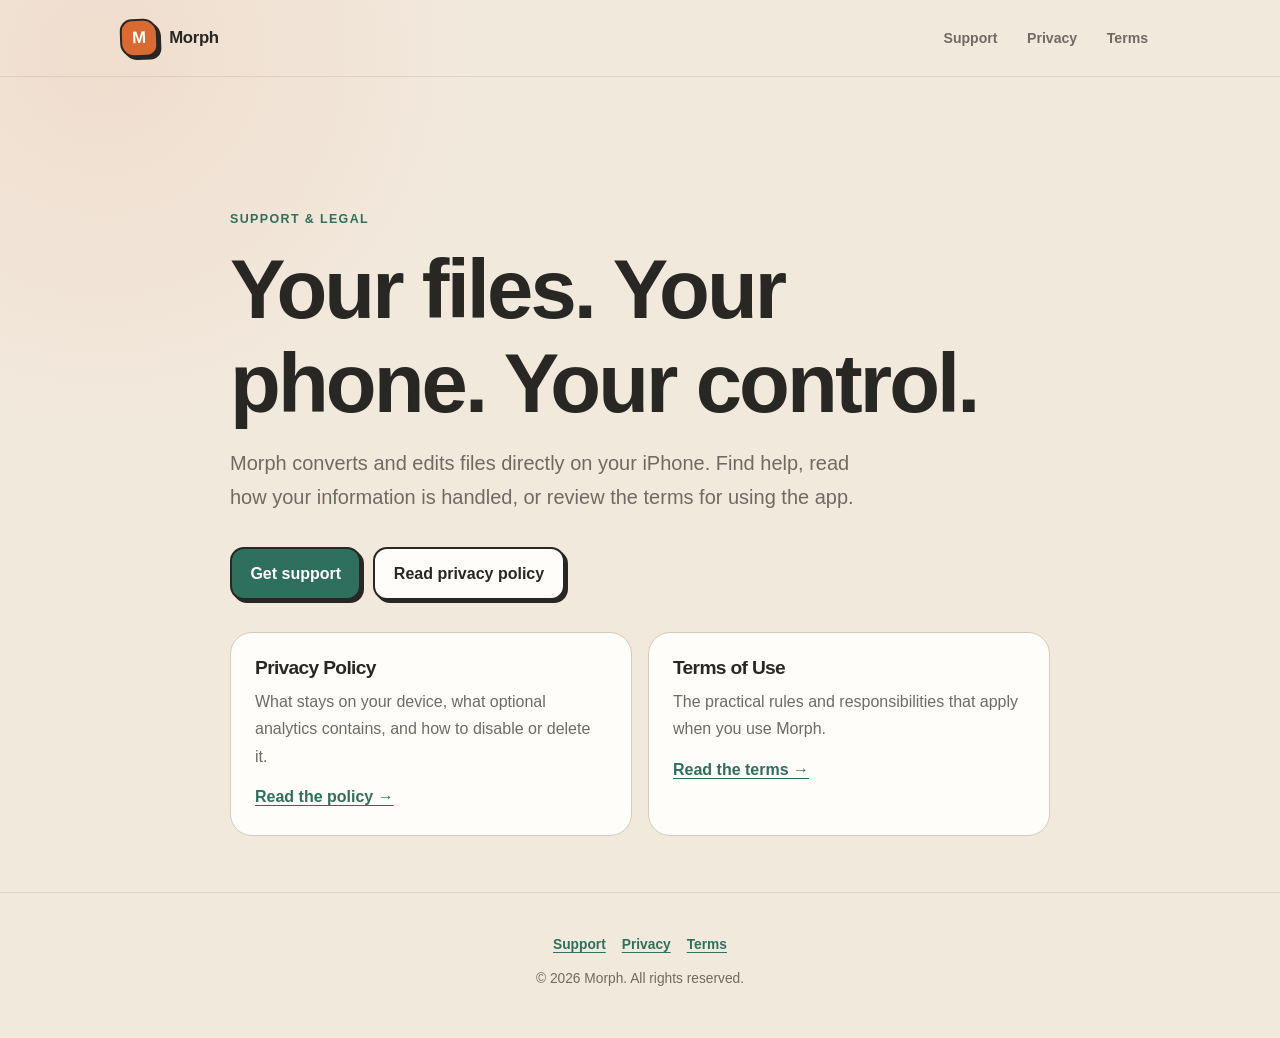
<file: morph/index.html>
<!DOCTYPE html>
<html lang="en">
<head>
  <meta charset="utf-8">
  <meta name="viewport" content="width=device-width, initial-scale=1">
  <title>Morph — Support &amp; Legal</title>
  <meta name="description" content="Support, privacy, and terms for Morph, the on-device file converter with optional metadata-only analytics.">
  <link rel="canonical" href="https://sagar-288.github.io/morph/">
  <link rel="stylesheet" href="./styles.css">
</head>
<body>
  <a class="skip-link" href="#main">Skip to content</a>
  <header class="site-header">
    <nav class="nav" aria-label="Main navigation">
      <a class="brand" href="/morph/" aria-current="page"><span class="brand-mark" aria-hidden="true">M</span>Morph</a>
      <ul class="nav-links">
        <li><a href="/morph/support/">Support</a></li>
        <li><a href="/morph/privacy/">Privacy</a></li>
        <li><a href="/morph/terms/">Terms</a></li>
      </ul>
    </nav>
  </header>

  <main id="main">
    <section class="hero">
      <p class="eyebrow">Support &amp; legal</p>
      <h1>Your files. Your phone. Your control.</h1>
      <p class="lede">Morph converts and edits files directly on your iPhone. Find help, read how your information is handled, or review the terms for using the app.</p>
      <div class="hero-actions">
        <a class="button" href="/morph/support/">Get support</a>
        <a class="button secondary" href="/morph/privacy/">Read privacy policy</a>
      </div>

      <div class="support-grid">
        <article class="support-card">
          <h2>Privacy Policy</h2>
          <p>What stays on your device, what optional analytics contains, and how to disable or delete it.</p>
          <a href="/morph/privacy/">Read the policy →</a>
        </article>
        <article class="support-card">
          <h2>Terms of Use</h2>
          <p>The practical rules and responsibilities that apply when you use Morph.</p>
          <a href="/morph/terms/">Read the terms →</a>
        </article>
      </div>
    </section>
  </main>

  <footer class="site-footer">
    <div class="footer-links"><a href="/morph/support/">Support</a><a href="/morph/privacy/">Privacy</a><a href="/morph/terms/">Terms</a></div>
    <div>© 2026 Morph. All rights reserved.</div>
  </footer>
</body>
</html>
</file>
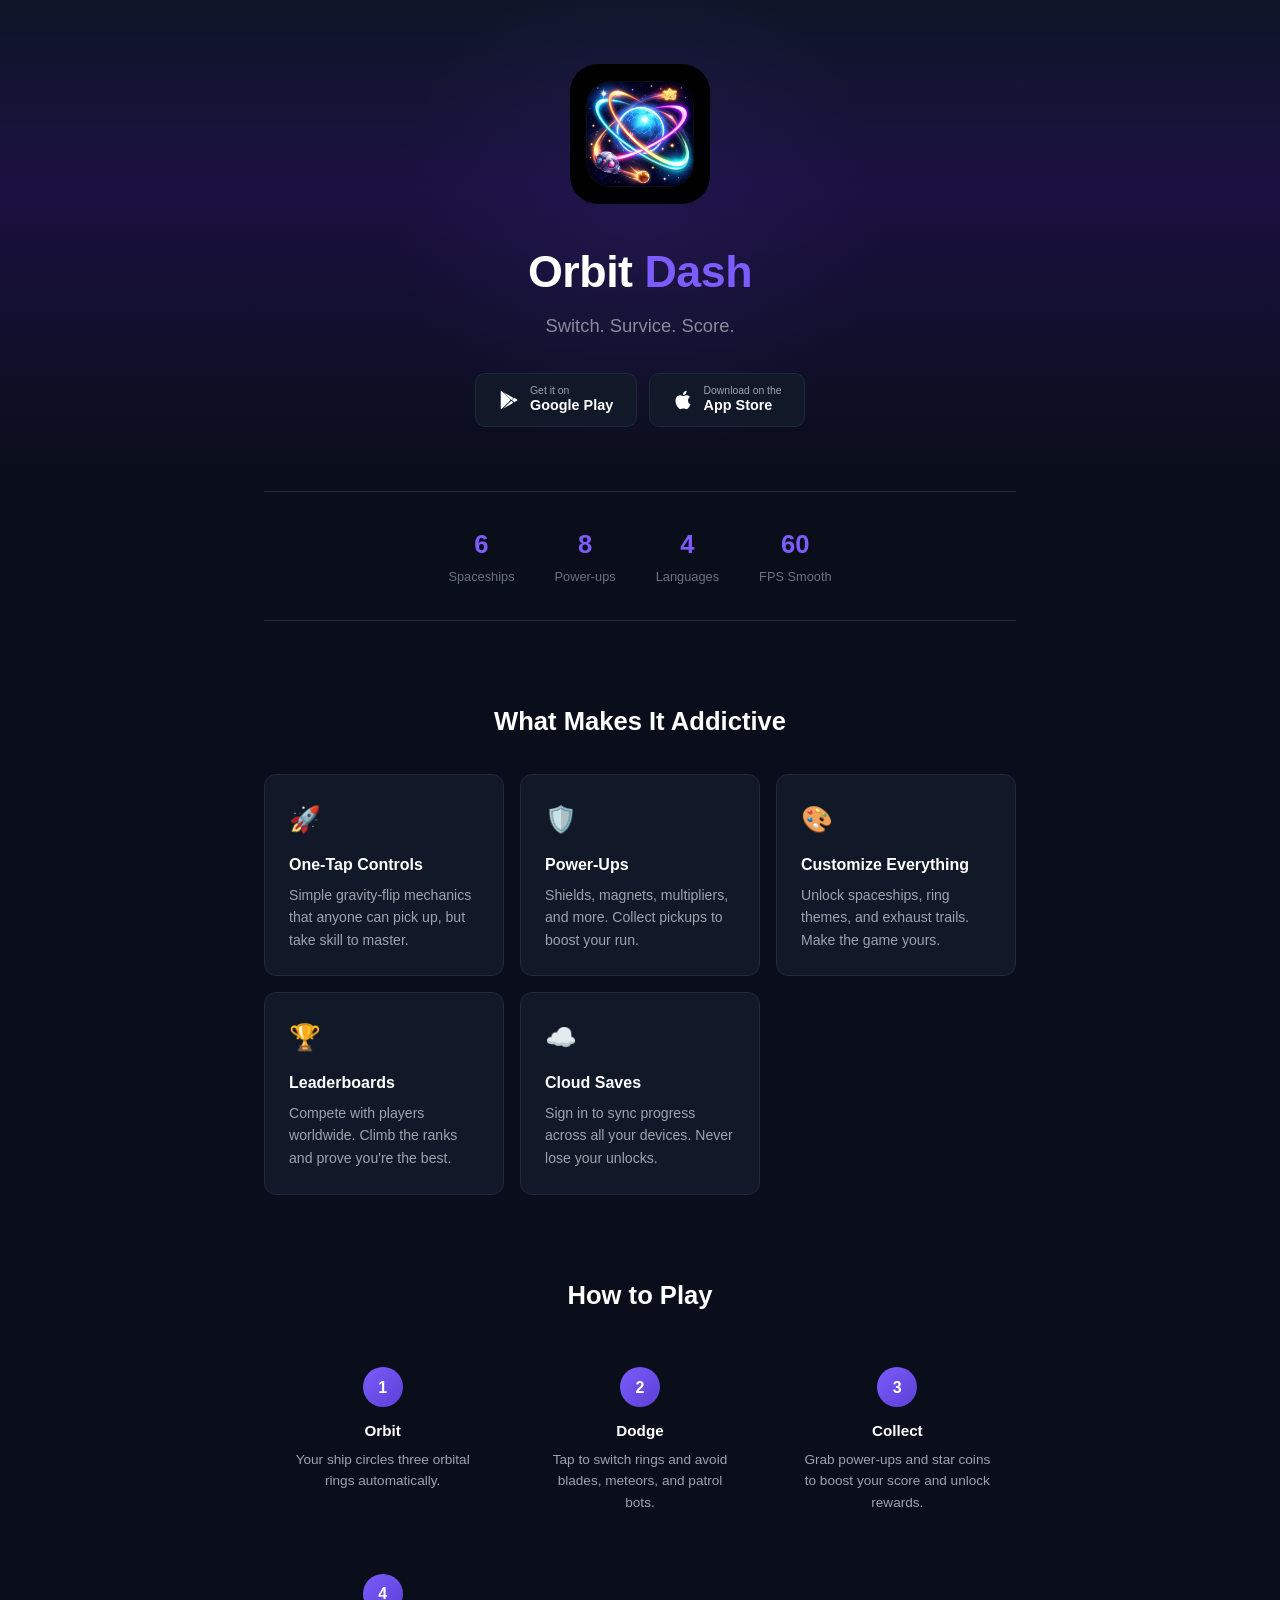
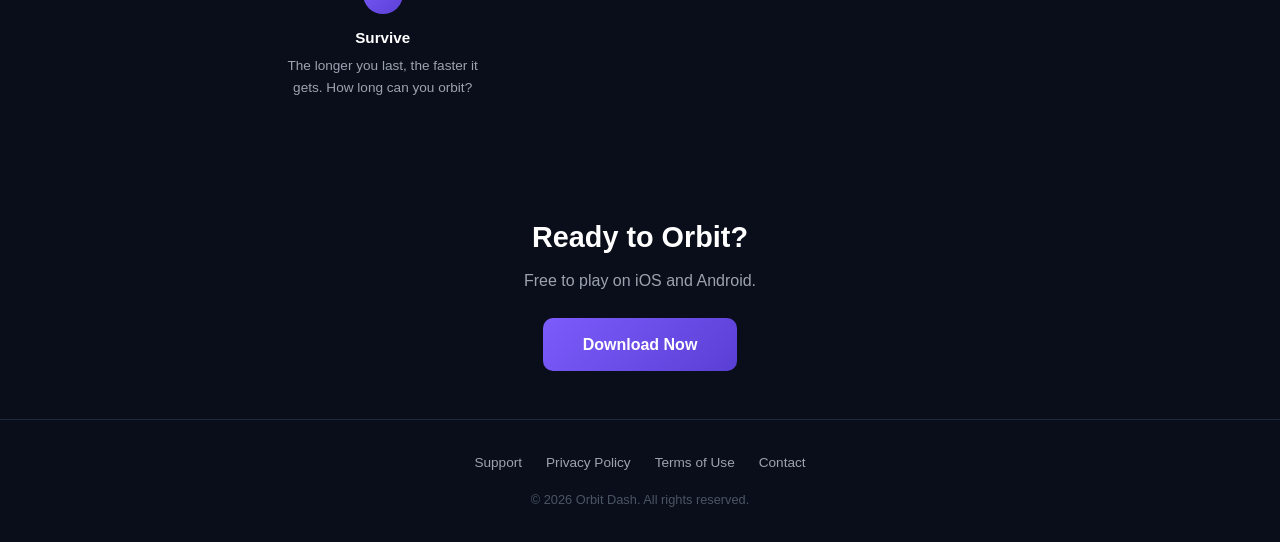
<file: orbitdash/index.html>
<!DOCTYPE html>
<html lang="en">
<head>
    <meta charset="UTF-8">
    <meta name="viewport" content="width=device-width, initial-scale=1.0">
    <title>Orbit Dash - Switch. Survice. Score.</title>
    <meta name="description" content="Orbit Dash is a fast-paced mobile arcade game. Navigate orbital rings, dodge obstacles, and collect power-ups in this addictive space adventure.">
    <meta property="og:title" content="Orbit Dash - Switch. Survice. Score.">
    <meta property="og:description" content="Navigate orbital rings, dodge obstacles, and collect power-ups in this addictive mobile arcade game.">
    <meta property="og:image" content="https://sagar-288.github.io/orbitdash/assets/game_logo.png">
    <meta property="og:url" content="https://sagar-288.github.io/orbitdash/">
    <meta property="og:type" content="website">
    <meta name="twitter:card" content="summary_large_image">
    <link rel="icon" type="image/png" href="/orbitdash/assets/game_logo.png">
    <style>
        * { margin: 0; padding: 0; box-sizing: border-box; }

        body {
            font-family: -apple-system, BlinkMacSystemFont, "Segoe UI", Roboto, Helvetica, Arial, sans-serif;
            background: #0a0e1a;
            color: #e0e0e0;
            line-height: 1.6;
            min-height: 100vh;
            overflow-x: hidden;
        }

        /* Hero Section */
        .hero {
            position: relative;
            text-align: center;
            padding: 4rem 1.5rem 3rem;
            background: linear-gradient(180deg, #0f1628 0%, #1a1040 40%, #0a0e1a 100%);
            overflow: hidden;
        }

        .hero::before {
            content: "";
            position: absolute;
            top: 50%;
            left: 50%;
            width: 500px;
            height: 500px;
            transform: translate(-50%, -55%);
            border-radius: 50%;
            background: radial-gradient(circle, rgba(124, 92, 252, 0.08) 0%, transparent 70%);
            pointer-events: none;
        }

        .orbit-ring {
            position: absolute;
            top: 50%;
            left: 50%;
            border-radius: 50%;
            border: 1px solid rgba(124, 92, 252, 0.1);
            pointer-events: none;
        }

        .orbit-ring-1 {
            width: 300px;
            height: 300px;
            transform: translate(-50%, -55%);
            animation: spin 20s linear infinite;
        }

        .orbit-ring-2 {
            width: 450px;
            height: 450px;
            transform: translate(-50%, -55%);
            animation: spin 30s linear infinite reverse;
            border-color: rgba(124, 92, 252, 0.06);
        }

        .orbit-ring-3 {
            width: 600px;
            height: 600px;
            transform: translate(-50%, -55%);
            animation: spin 40s linear infinite;
            border-color: rgba(124, 92, 252, 0.03);
        }

        @keyframes spin {
            from { transform: translate(-50%, -55%) rotate(0deg); }
            to { transform: translate(-50%, -55%) rotate(360deg); }
        }

        .hero-logo {
            width: 140px;
            height: 140px;
            border-radius: 28px;
            margin: 0 auto 1.5rem;
            position: relative;
            z-index: 1;
        }

        .hero h1 {
            font-size: 2.8rem;
            font-weight: 800;
            color: #fff;
            margin-bottom: 0.25rem;
            position: relative;
            z-index: 1;
            letter-spacing: -0.5px;
        }

        .hero h1 span {
            color: #7c5cfc;
        }

        .hero .tagline {
            font-size: 1.15rem;
            color: #8a8a9a;
            margin-bottom: 2rem;
            position: relative;
            z-index: 1;
        }

        .store-buttons {
            display: flex;
            gap: 0.75rem;
            justify-content: center;
            flex-wrap: wrap;
            position: relative;
            z-index: 1;
        }

        .store-btn {
            display: inline-flex;
            align-items: center;
            gap: 0.6rem;
            background: #111827;
            border: 1px solid #1e293b;
            color: #fff;
            padding: 0.7rem 1.4rem;
            border-radius: 10px;
            text-decoration: none;
            font-size: 0.9rem;
            font-weight: 600;
            transition: all 0.2s;
        }

        .store-btn:hover {
            border-color: #7c5cfc;
            background: #151d30;
        }

        .store-btn svg {
            width: 22px;
            height: 22px;
            flex-shrink: 0;
        }

        .store-btn .store-label {
            text-align: left;
            line-height: 1.2;
        }

        .store-btn .store-label small {
            font-size: 0.65rem;
            font-weight: 400;
            color: #9ca3af;
            display: block;
        }

        /* Container */
        .container {
            max-width: 800px;
            margin: 0 auto;
            padding: 0 1.5rem;
        }

        /* Features */
        .features {
            padding: 3rem 0;
        }

        .features h2 {
            text-align: center;
            font-size: 1.6rem;
            color: #fff;
            margin-bottom: 2rem;
        }

        .feature-grid {
            display: grid;
            grid-template-columns: repeat(auto-fit, minmax(220px, 1fr));
            gap: 1rem;
        }

        .feature-card {
            background: #111827;
            border: 1px solid #1e293b;
            border-radius: 12px;
            padding: 1.5rem;
            transition: border-color 0.2s;
        }

        .feature-card:hover {
            border-color: rgba(124, 92, 252, 0.3);
        }

        .feature-icon {
            font-size: 1.6rem;
            margin-bottom: 0.75rem;
            display: block;
        }

        .feature-card h3 {
            font-size: 1rem;
            color: #fff;
            margin-bottom: 0.4rem;
        }

        .feature-card p {
            font-size: 0.88rem;
            color: #9ca3af;
        }

        /* How to Play */
        .how-to-play {
            padding: 2rem 0 3rem;
        }

        .how-to-play h2 {
            text-align: center;
            font-size: 1.6rem;
            color: #fff;
            margin-bottom: 2rem;
        }

        .steps {
            display: grid;
            grid-template-columns: repeat(auto-fit, minmax(200px, 1fr));
            gap: 1.25rem;
        }

        .step {
            text-align: center;
            padding: 1.25rem;
        }

        .step-number {
            width: 40px;
            height: 40px;
            background: linear-gradient(135deg, #7c5cfc, #5a3fd4);
            border-radius: 50%;
            display: inline-flex;
            align-items: center;
            justify-content: center;
            font-weight: 700;
            font-size: 1rem;
            color: #fff;
            margin-bottom: 0.75rem;
        }

        .step h3 {
            font-size: 0.95rem;
            color: #fff;
            margin-bottom: 0.3rem;
        }

        .step p {
            font-size: 0.85rem;
            color: #9ca3af;
        }

        /* Stats Bar */
        .stats-bar {
            display: flex;
            justify-content: center;
            gap: 2.5rem;
            flex-wrap: wrap;
            padding: 2rem 0;
            border-top: 1px solid #1e293b;
            border-bottom: 1px solid #1e293b;
            margin: 1rem 0 2rem;
        }

        .stat {
            text-align: center;
        }

        .stat-value {
            font-size: 1.6rem;
            font-weight: 800;
            color: #7c5cfc;
        }

        .stat-label {
            font-size: 0.8rem;
            color: #6b7280;
            margin-top: 0.15rem;
        }

        /* CTA */
        .cta {
            text-align: center;
            padding: 3rem 0;
        }

        .cta h2 {
            font-size: 1.8rem;
            color: #fff;
            margin-bottom: 0.5rem;
        }

        .cta p {
            color: #9ca3af;
            margin-bottom: 1.5rem;
        }

        .cta-btn {
            display: inline-block;
            background: linear-gradient(135deg, #7c5cfc, #5a3fd4);
            color: #fff;
            padding: 0.85rem 2.5rem;
            border-radius: 10px;
            text-decoration: none;
            font-weight: 700;
            font-size: 1rem;
            transition: opacity 0.2s;
        }

        .cta-btn:hover {
            opacity: 0.9;
        }

        /* Footer */
        .footer {
            border-top: 1px solid #1e293b;
            padding: 2rem 1.5rem;
            text-align: center;
        }

        .footer-links {
            display: flex;
            justify-content: center;
            gap: 1.5rem;
            margin-bottom: 1rem;
            flex-wrap: wrap;
        }

        .footer-links a {
            color: #9ca3af;
            text-decoration: none;
            font-size: 0.85rem;
        }

        .footer-links a:hover {
            color: #7c5cfc;
        }

        .footer .copyright {
            color: #4b5563;
            font-size: 0.8rem;
        }

        @media (max-width: 600px) {
            .hero { padding: 3rem 1.25rem 2.5rem; }
            .hero h1 { font-size: 2.2rem; }
            .hero .tagline { font-size: 1rem; }
            .hero-logo { width: 110px; height: 110px; border-radius: 22px; }
            .stats-bar { gap: 1.5rem; }
            .feature-grid { grid-template-columns: 1fr; }
        }
    </style>
</head>
<body>
    <section class="hero">
        <!-- <div class="orbit-ring orbit-ring-1"></div>
        <div class="orbit-ring orbit-ring-2"></div>
        <div class="orbit-ring orbit-ring-3"></div> -->

        <img class="hero-logo" src="assets/game_logo.png" alt="Orbit Dash" width="140" height="140">
        <h1>Orbit <span>Dash</span></h1>
        <p class="tagline">Switch. Survice. Score.</p>

        <div class="store-buttons">
            <a class="store-btn" href="#" aria-label="Get it on Google Play">
                <svg viewBox="0 0 24 24" fill="currentColor"><path d="M3.609 1.814L13.792 12 3.61 22.186a.996.996 0 0 1-.61-.92V2.734a1 1 0 0 1 .609-.92zm10.89 10.893l2.302 2.302-10.937 6.333 8.635-8.635zm3.199-3.199l2.807 1.626a1 1 0 0 1 0 1.732l-2.807 1.626L15.206 12l2.492-2.492zM5.864 3.458L16.8 9.79l-2.302 2.302-8.634-8.634z"/></svg>
                <span class="store-label"><small>Get it on</small>Google Play</span>
            </a>
            <a class="store-btn" href="#" aria-label="Download on the App Store">
                <svg viewBox="0 0 24 24" fill="currentColor"><path d="M18.71 19.5c-.83 1.24-1.71 2.45-3.05 2.47-1.34.03-1.77-.79-3.29-.79-1.53 0-2 .77-3.27.82-1.31.05-2.3-1.32-3.14-2.53C4.25 17 2.94 12.45 4.7 9.39c.87-1.52 2.43-2.48 4.12-2.51 1.28-.02 2.5.87 3.29.87.78 0 2.26-1.07 3.8-.91.65.03 2.47.26 3.64 1.98-.09.06-2.17 1.28-2.15 3.81.03 3.02 2.65 4.03 2.68 4.04-.03.07-.42 1.44-1.38 2.83M13 3.5c.73-.83 1.94-1.46 2.94-1.5.13 1.17-.34 2.35-1.04 3.19-.69.85-1.83 1.51-2.95 1.42-.15-1.15.41-2.35 1.05-3.11z"/></svg>
                <span class="store-label"><small>Download on the</small>App Store</span>
            </a>
        </div>
    </section>

    <div class="container">
        <div class="stats-bar">
            <div class="stat">
                <div class="stat-value">6</div>
                <div class="stat-label">Spaceships</div>
            </div>
            <div class="stat">
                <div class="stat-value">8</div>
                <div class="stat-label">Power-ups</div>
            </div>
            <div class="stat">
                <div class="stat-value">4</div>
                <div class="stat-label">Languages</div>
            </div>
            <div class="stat">
                <div class="stat-value">60</div>
                <div class="stat-label">FPS Smooth</div>
            </div>
        </div>

        <section class="features">
            <h2>What Makes It Addictive</h2>
            <div class="feature-grid">
                <div class="feature-card">
                    <span class="feature-icon" aria-hidden="true">&#x1F680;</span>
                    <h3>One-Tap Controls</h3>
                    <p>Simple gravity-flip mechanics that anyone can pick up, but take skill to master.</p>
                </div>
                <div class="feature-card">
                    <span class="feature-icon" aria-hidden="true">&#x1F6E1;&#xFE0F;</span>
                    <h3>Power-Ups</h3>
                    <p>Shields, magnets, multipliers, and more. Collect pickups to boost your run.</p>
                </div>
                <div class="feature-card">
                    <span class="feature-icon" aria-hidden="true">&#x1F3A8;</span>
                    <h3>Customize Everything</h3>
                    <p>Unlock spaceships, ring themes, and exhaust trails. Make the game yours.</p>
                </div>
                <div class="feature-card">
                    <span class="feature-icon" aria-hidden="true">&#x1F3C6;</span>
                    <h3>Leaderboards</h3>
                    <p>Compete with players worldwide. Climb the ranks and prove you're the best.</p>
                </div>
                <div class="feature-card">
                    <span class="feature-icon" aria-hidden="true">&#x2601;&#xFE0F;</span>
                    <h3>Cloud Saves</h3>
                    <p>Sign in to sync progress across all your devices. Never lose your unlocks.</p>
                </div>
            </div>
        </section>

        <section class="how-to-play">
            <h2>How to Play</h2>
            <div class="steps">
                <div class="step">
                    <div class="step-number">1</div>
                    <h3>Orbit</h3>
                    <p>Your ship circles three orbital rings automatically.</p>
                </div>
                <div class="step">
                    <div class="step-number">2</div>
                    <h3>Dodge</h3>
                    <p>Tap to switch rings and avoid blades, meteors, and patrol bots.</p>
                </div>
                <div class="step">
                    <div class="step-number">3</div>
                    <h3>Collect</h3>
                    <p>Grab power-ups and star coins to boost your score and unlock rewards.</p>
                </div>
                <div class="step">
                    <div class="step-number">4</div>
                    <h3>Survive</h3>
                    <p>The longer you last, the faster it gets. How long can you orbit?</p>
                </div>
            </div>
        </section>

        <section class="cta">
            <h2>Ready to Orbit?</h2>
            <p>Free to play on iOS and Android.</p>
            <a class="cta-btn" href="#">Download Now</a>
        </section>
    </div>

    <footer class="footer">
        <nav class="footer-links">
            <a href="/orbitdash/support">Support</a>
            <a href="/orbitdash/privacy">Privacy Policy</a>
            <a href="/orbitdash/terms">Terms of Use</a>
            <a href="mailto:skalsaria288@gmail.com">Contact</a>
        </nav>
        <p class="copyright">&copy; 2026 Orbit Dash. All rights reserved.</p>
    </footer>
</body>
</html>
</file>
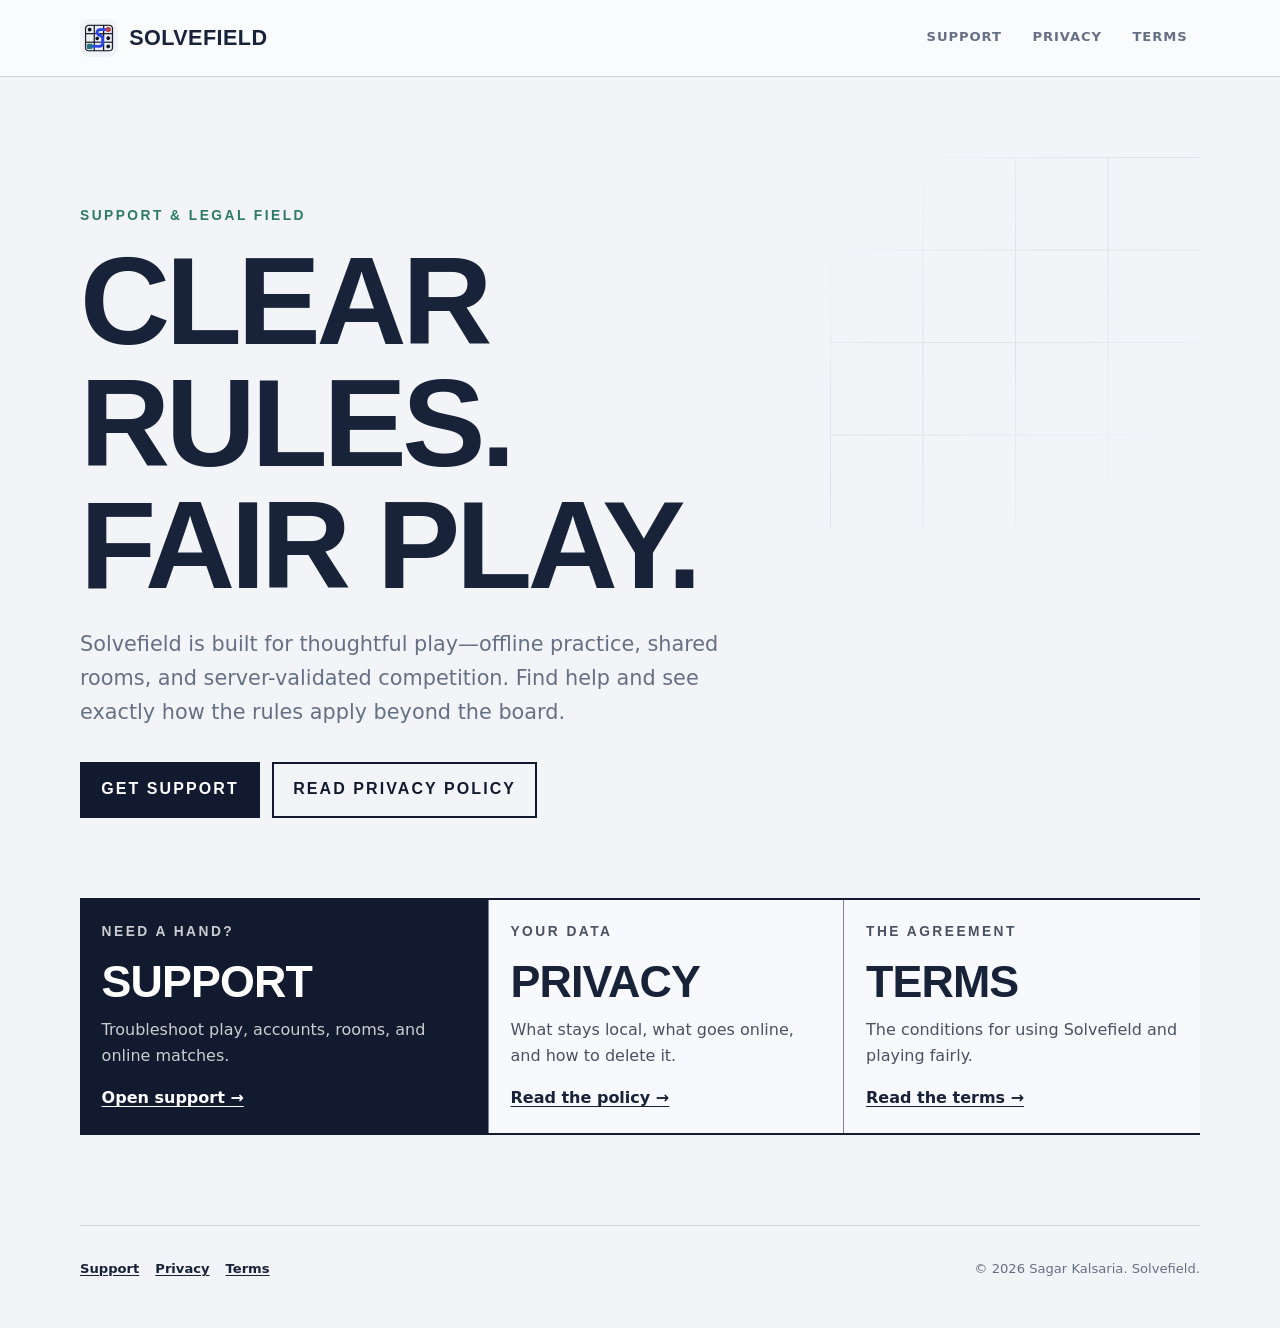
<file: solvefield/index.html>
<!doctype html>
<html lang="en">
<head>
  <meta charset="utf-8">
  <meta name="viewport" content="width=device-width, initial-scale=1">
  <title>Solvefield — Support &amp; Legal</title>
  <meta name="description" content="Official support, privacy, and terms for Solvefield, the competitive logic-puzzle app.">
  <link rel="canonical" href="https://sagar-288.github.io/solvefield/">
  <link rel="icon" type="image/png" href="/solvefield/assets/favicon.png">
  <link rel="apple-touch-icon" href="/solvefield/assets/app-icon.png">
  <link rel="stylesheet" href="./styles.css">
</head>
<body>
  <a class="skip-link" href="#main">Skip to content</a>
  <header class="site-header">
    <nav class="nav" aria-label="Main navigation">
      <a class="brand" href="/solvefield/" aria-current="page">
        <img class="brand-mark" src="/solvefield/assets/app-icon.png" alt="" width="38" height="38">
        Solvefield
      </a>
      <ul class="nav-links">
        <li><a href="/solvefield/support/">Support</a></li>
        <li><a href="/solvefield/privacy/">Privacy</a></li>
        <li><a href="/solvefield/terms/">Terms</a></li>
      </ul>
    </nav>
  </header>

  <main id="main">
    <section class="hero">
      <p class="eyebrow">Support &amp; legal field</p>
      <h1>Clear rules.<br>Fair play.</h1>
      <p class="lede">Solvefield is built for thoughtful play—offline practice, shared rooms, and server-validated competition. Find help and see exactly how the rules apply beyond the board.</p>
      <div class="hero-actions">
        <a class="button" href="/solvefield/support/">Get support</a>
        <a class="button secondary" href="/solvefield/privacy/">Read privacy policy</a>
      </div>

      <div class="score-strip">
        <article class="score-item">
          <p class="section-kicker">Need a hand?</p>
          <h2>Support</h2>
          <p>Troubleshoot play, accounts, rooms, and online matches.</p>
          <a href="/solvefield/support/">Open support →</a>
        </article>
        <article class="score-item">
          <p class="section-kicker">Your data</p>
          <h2>Privacy</h2>
          <p>What stays local, what goes online, and how to delete it.</p>
          <a href="/solvefield/privacy/">Read the policy →</a>
        </article>
        <article class="score-item">
          <p class="section-kicker">The agreement</p>
          <h2>Terms</h2>
          <p>The conditions for using Solvefield and playing fairly.</p>
          <a href="/solvefield/terms/">Read the terms →</a>
        </article>
      </div>
    </section>
  </main>

  <footer class="site-footer">
    <div class="footer-links"><a href="/solvefield/support/">Support</a><a href="/solvefield/privacy/">Privacy</a><a href="/solvefield/terms/">Terms</a></div>
    <div>© 2026 Sagar Kalsaria. Solvefield.</div>
  </footer>
</body>
</html>
</file>
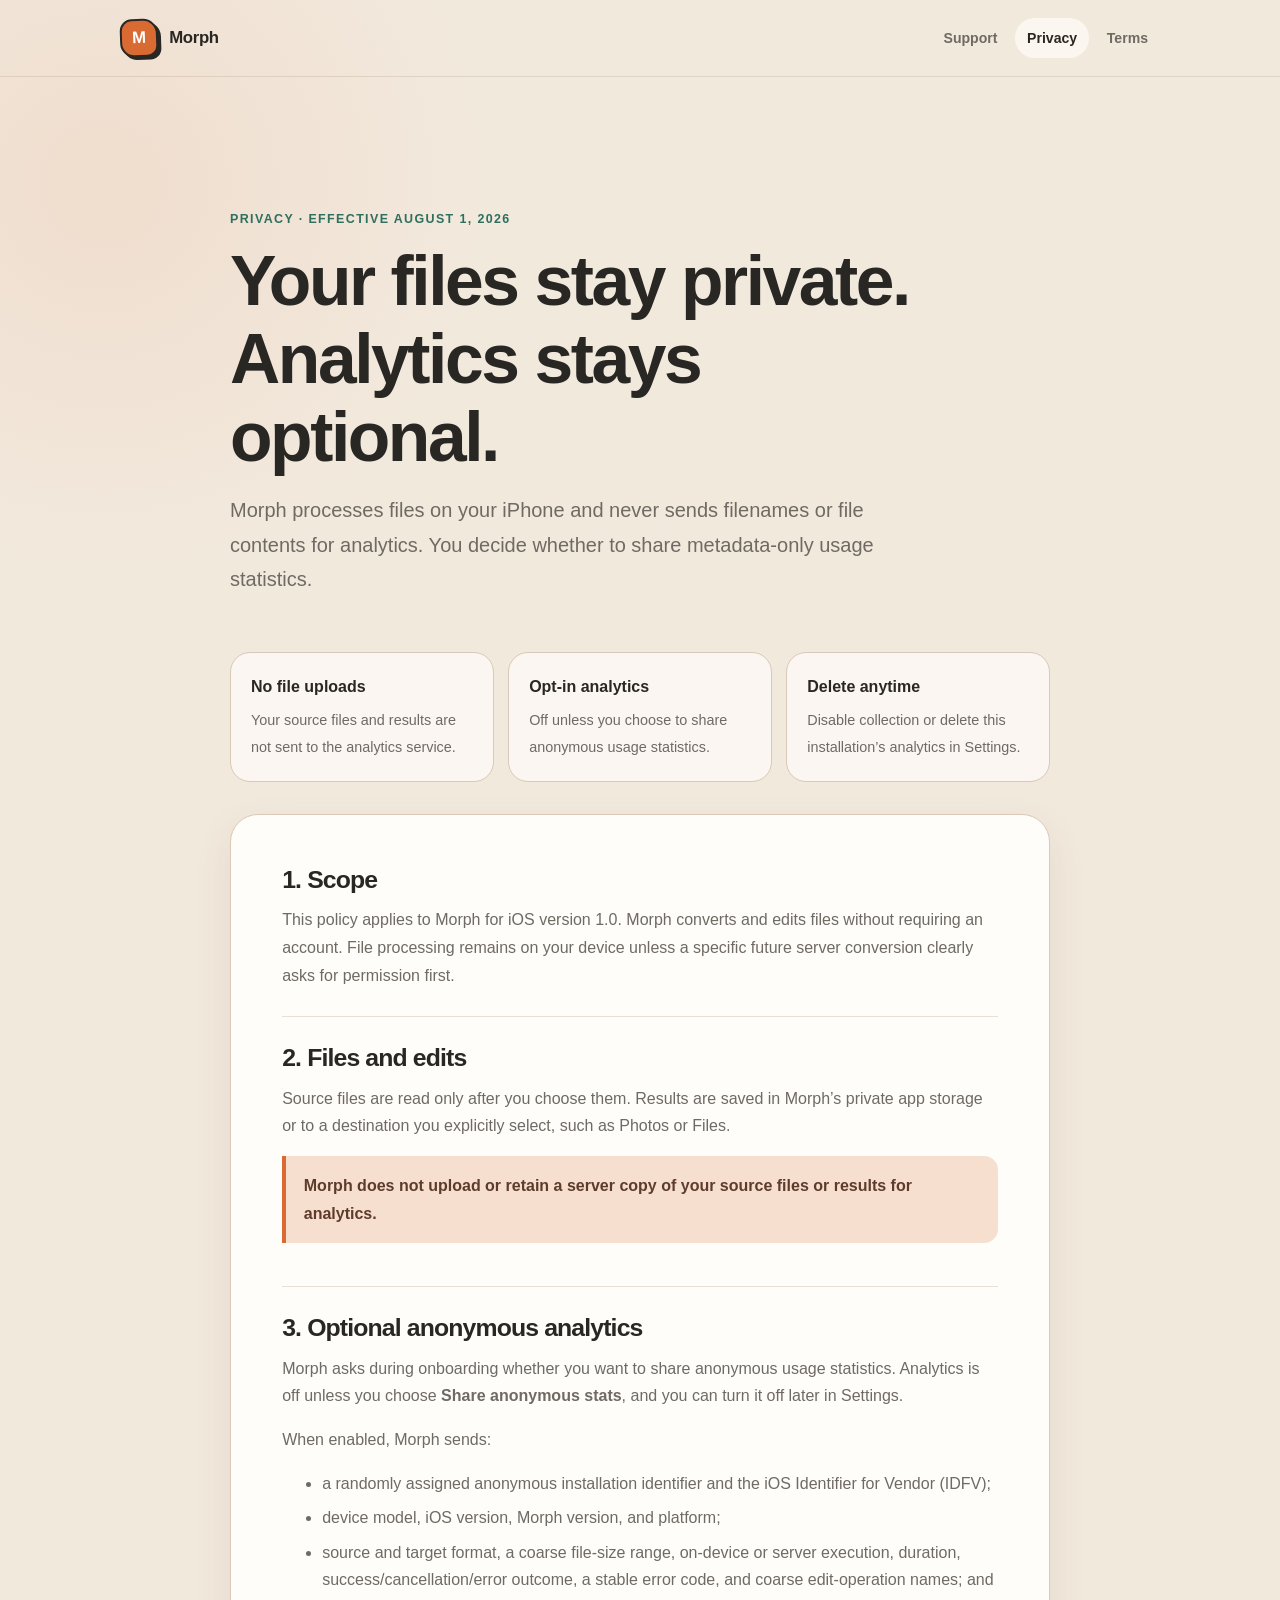
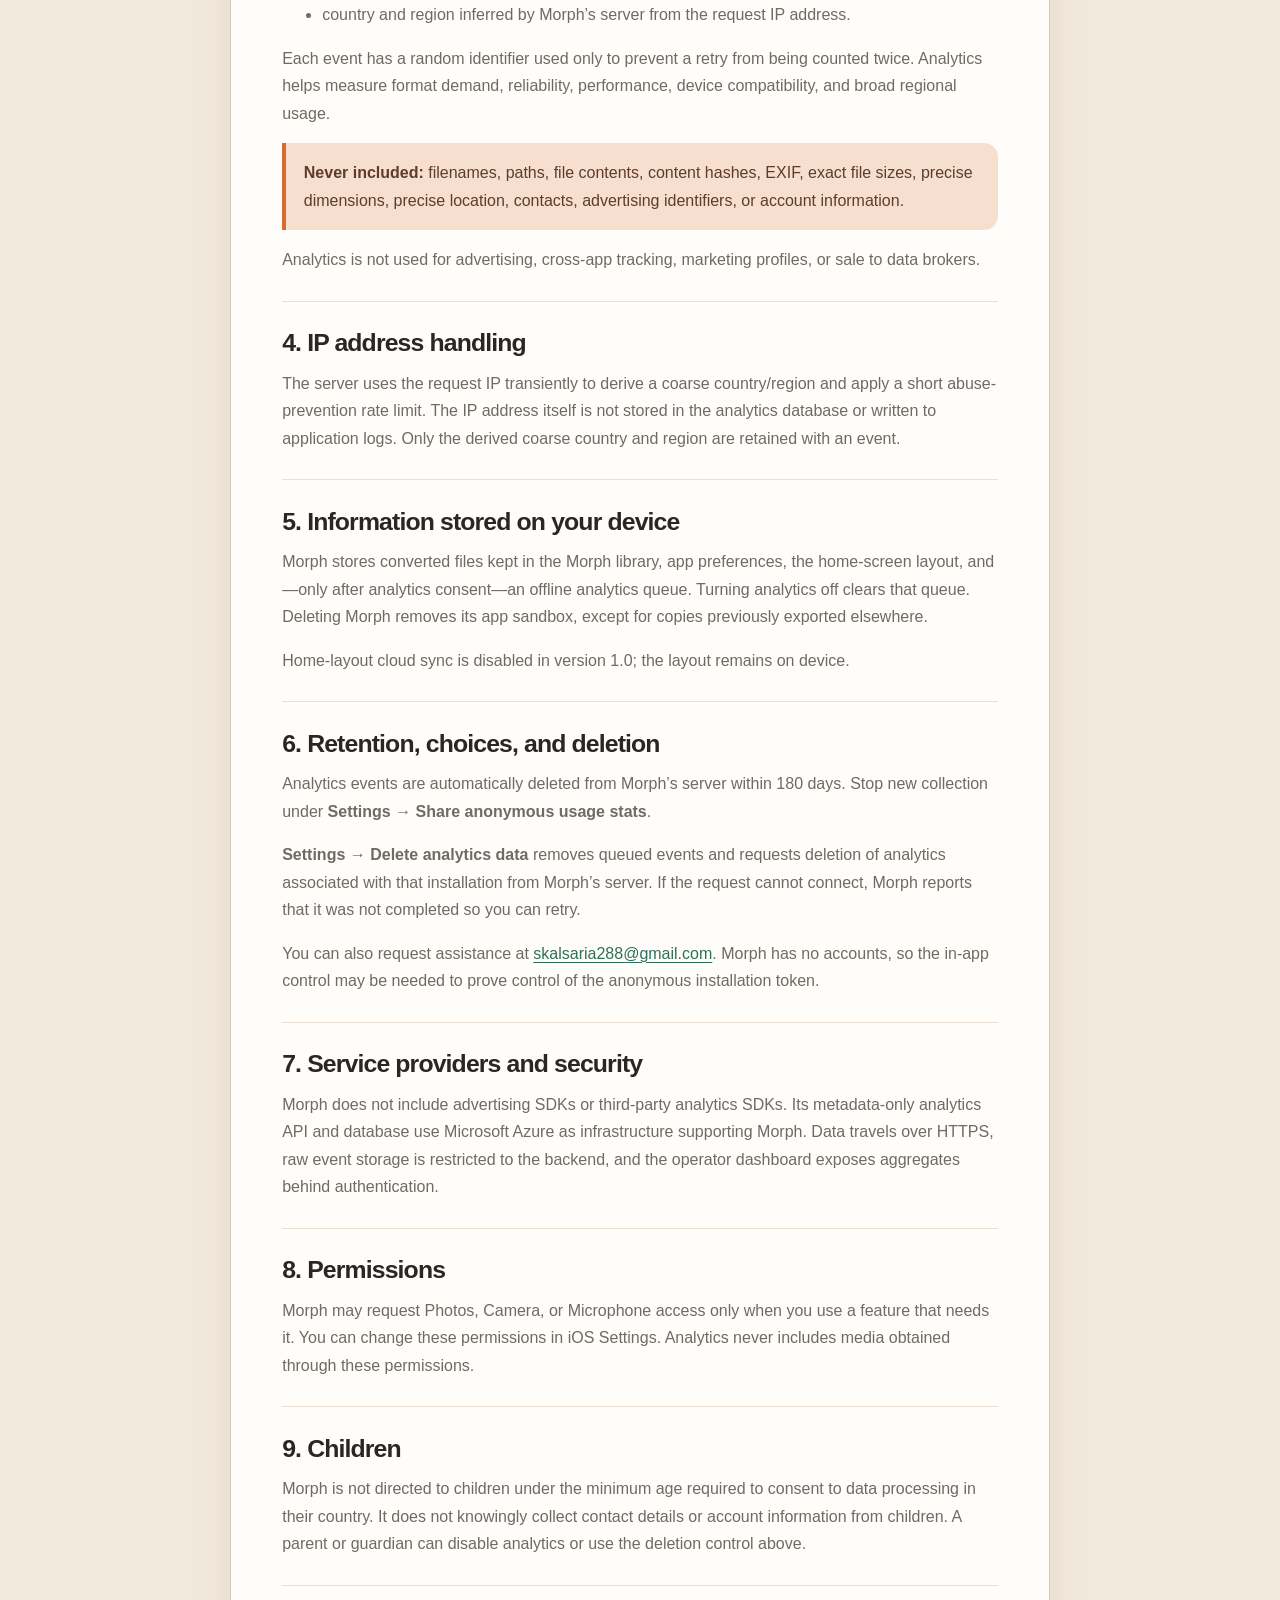
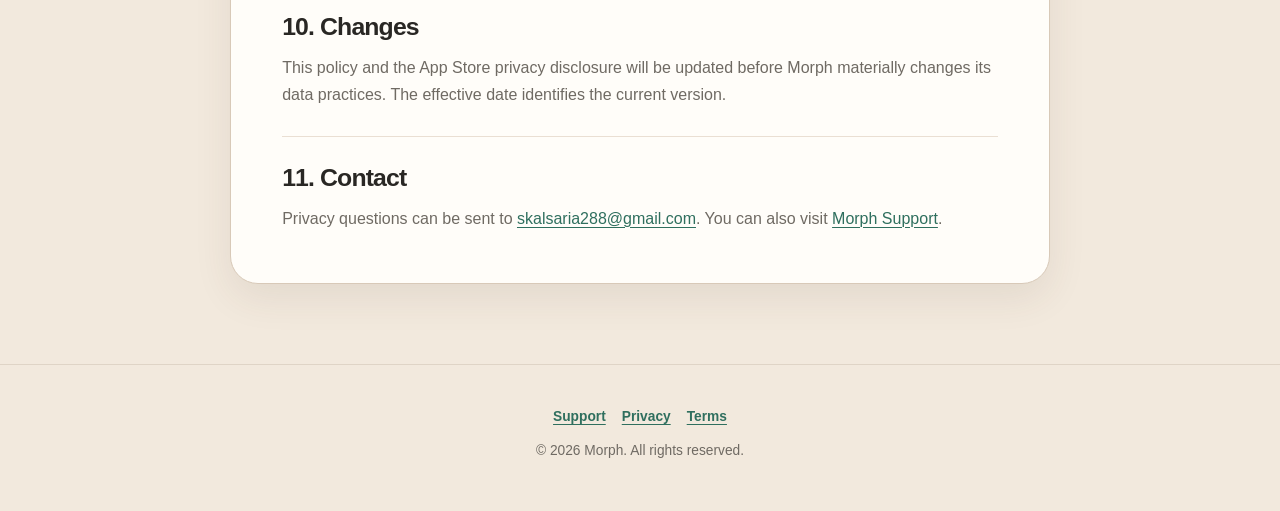
<file: morph/privacy/index.html>
<!DOCTYPE html>
<html lang="en">
<head>
  <meta charset="utf-8">
  <meta name="viewport" content="width=device-width, initial-scale=1">
  <title>Morph — Privacy Policy</title>
  <meta name="description" content="How Morph handles files, optional anonymous analytics, device information, retention, and deletion.">
  <link rel="canonical" href="https://sagar-288.github.io/morph/privacy/">
  <link rel="stylesheet" href="../styles.css">
</head>
<body>
  <a class="skip-link" href="#main">Skip to content</a>
  <header class="site-header">
    <nav class="nav" aria-label="Main navigation">
      <a class="brand" href="/morph/"><span class="brand-mark" aria-hidden="true">M</span>Morph</a>
      <ul class="nav-links">
        <li><a href="/morph/support/">Support</a></li>
        <li><a href="/morph/privacy/" aria-current="page">Privacy</a></li>
        <li><a href="/morph/terms/">Terms</a></li>
      </ul>
    </nav>
  </header>

  <main id="main">
    <header class="hero">
      <p class="eyebrow">Privacy · Effective August 1, 2026</p>
      <h1 class="legal-title">Your files stay private. Analytics stays optional.</h1>
      <p class="lede">Morph processes files on your iPhone and never sends filenames or file contents for analytics. You decide whether to share metadata-only usage statistics.</p>
    </header>

    <div class="page-shell">
      <section class="summary" aria-label="Privacy summary">
        <div class="summary-item"><strong>No file uploads</strong><span>Your source files and results are not sent to the analytics service.</span></div>
        <div class="summary-item"><strong>Opt-in analytics</strong><span>Off unless you choose to share anonymous usage statistics.</span></div>
        <div class="summary-item"><strong>Delete anytime</strong><span>Disable collection or delete this installation’s analytics in Settings.</span></div>
      </section>

      <article class="document">
        <section id="scope">
          <h2>1. Scope</h2>
          <p>This policy applies to Morph for iOS version 1.0. Morph converts and edits files without requiring an account. File processing remains on your device unless a specific future server conversion clearly asks for permission first.</p>
        </section>

        <section id="files">
          <h2>2. Files and edits</h2>
          <p>Source files are read only after you choose them. Results are saved in Morph’s private app storage or to a destination you explicitly select, such as Photos or Files.</p>
          <div class="callout"><strong>Morph does not upload or retain a server copy of your source files or results for analytics.</strong></div>
        </section>

        <section id="analytics">
          <h2>3. Optional anonymous analytics</h2>
          <p>Morph asks during onboarding whether you want to share anonymous usage statistics. Analytics is off unless you choose <strong>Share anonymous stats</strong>, and you can turn it off later in Settings.</p>
          <p>When enabled, Morph sends:</p>
          <ul>
            <li>a randomly assigned anonymous installation identifier and the iOS Identifier for Vendor (IDFV);</li>
            <li>device model, iOS version, Morph version, and platform;</li>
            <li>source and target format, a coarse file-size range, on-device or server execution, duration, success/cancellation/error outcome, a stable error code, and coarse edit-operation names; and</li>
            <li>country and region inferred by Morph’s server from the request IP address.</li>
          </ul>
          <p>Each event has a random identifier used only to prevent a retry from being counted twice. Analytics helps measure format demand, reliability, performance, device compatibility, and broad regional usage.</p>
          <div class="callout"><strong>Never included:</strong> filenames, paths, file contents, content hashes, EXIF, exact file sizes, precise dimensions, precise location, contacts, advertising identifiers, or account information.</div>
          <p>Analytics is not used for advertising, cross-app tracking, marketing profiles, or sale to data brokers.</p>
        </section>

        <section id="ip">
          <h2>4. IP address handling</h2>
          <p>The server uses the request IP transiently to derive a coarse country/region and apply a short abuse-prevention rate limit. The IP address itself is not stored in the analytics database or written to application logs. Only the derived coarse country and region are retained with an event.</p>
        </section>

        <section id="local-storage">
          <h2>5. Information stored on your device</h2>
          <p>Morph stores converted files kept in the Morph library, app preferences, the home-screen layout, and—only after analytics consent—an offline analytics queue. Turning analytics off clears that queue. Deleting Morph removes its app sandbox, except for copies previously exported elsewhere.</p>
          <p>Home-layout cloud sync is disabled in version 1.0; the layout remains on device.</p>
        </section>

        <section id="retention">
          <h2>6. Retention, choices, and deletion</h2>
          <p>Analytics events are automatically deleted from Morph’s server within 180 days. Stop new collection under <strong>Settings → Share anonymous usage stats</strong>.</p>
          <p><strong>Settings → Delete analytics data</strong> removes queued events and requests deletion of analytics associated with that installation from Morph’s server. If the request cannot connect, Morph reports that it was not completed so you can retry.</p>
          <p>You can also request assistance at <a href="mailto:skalsaria288@gmail.com?subject=Morph%20Analytics%20Deletion">skalsaria288@gmail.com</a>. Morph has no accounts, so the in-app control may be needed to prove control of the anonymous installation token.</p>
        </section>

        <section id="providers">
          <h2>7. Service providers and security</h2>
          <p>Morph does not include advertising SDKs or third-party analytics SDKs. Its metadata-only analytics API and database use Microsoft Azure as infrastructure supporting Morph. Data travels over HTTPS, raw event storage is restricted to the backend, and the operator dashboard exposes aggregates behind authentication.</p>
        </section>

        <section id="permissions">
          <h2>8. Permissions</h2>
          <p>Morph may request Photos, Camera, or Microphone access only when you use a feature that needs it. You can change these permissions in iOS Settings. Analytics never includes media obtained through these permissions.</p>
        </section>

        <section id="children">
          <h2>9. Children</h2>
          <p>Morph is not directed to children under the minimum age required to consent to data processing in their country. It does not knowingly collect contact details or account information from children. A parent or guardian can disable analytics or use the deletion control above.</p>
        </section>

        <section id="changes">
          <h2>10. Changes</h2>
          <p>This policy and the App Store privacy disclosure will be updated before Morph materially changes its data practices. The effective date identifies the current version.</p>
        </section>

        <section id="contact">
          <h2>11. Contact</h2>
          <p>Privacy questions can be sent to <a href="mailto:skalsaria288@gmail.com?subject=Morph%20Privacy">skalsaria288@gmail.com</a>. You can also visit <a href="/morph/support/">Morph Support</a>.</p>
        </section>
      </article>
    </div>
  </main>

  <footer class="site-footer">
    <div class="footer-links"><a href="/morph/support/">Support</a><a href="/morph/privacy/">Privacy</a><a href="/morph/terms/">Terms</a></div>
    <div>© 2026 Morph. All rights reserved.</div>
  </footer>
</body>
</html>
</file>
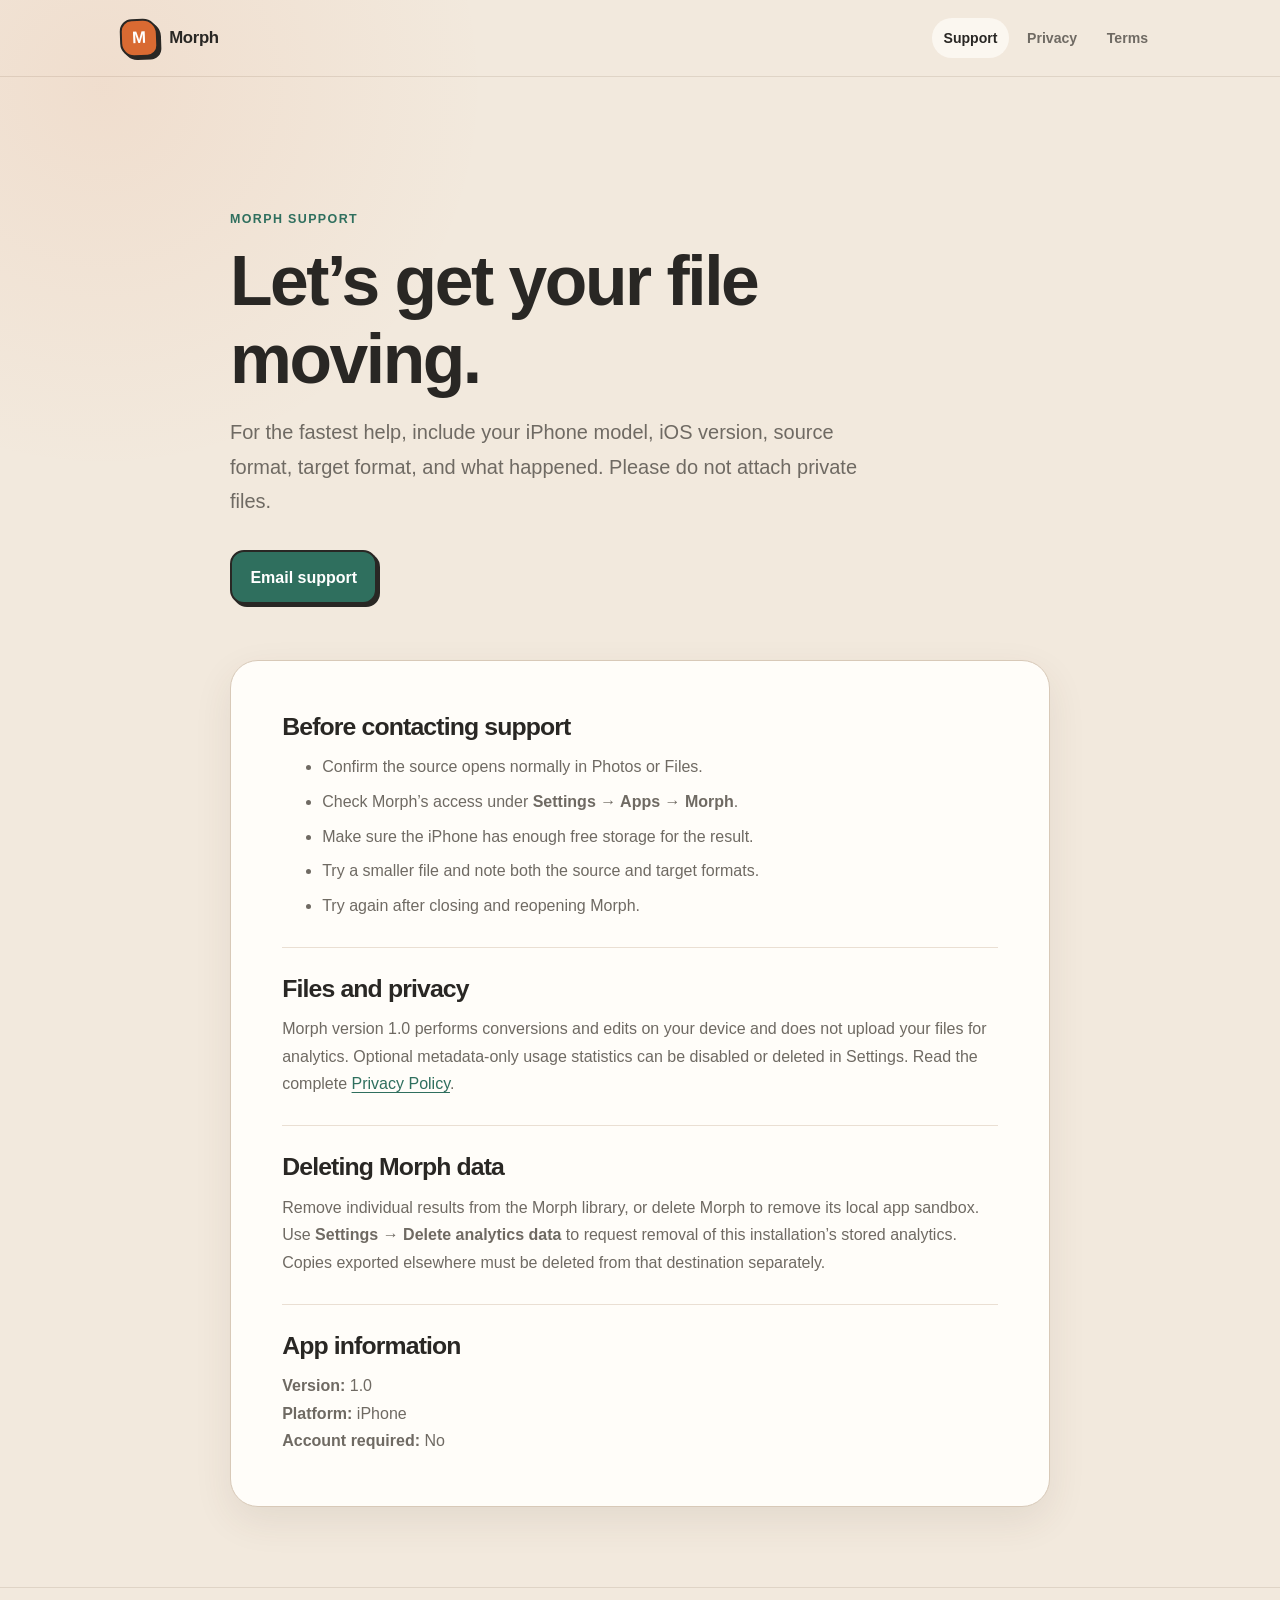
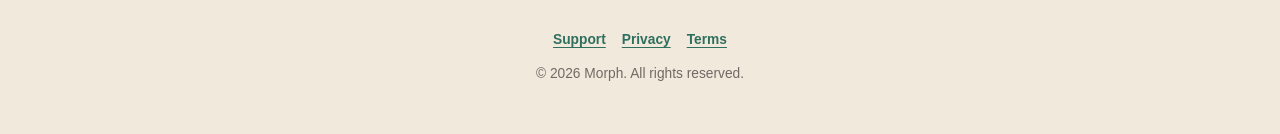
<file: morph/support/index.html>
<!DOCTYPE html>
<html lang="en">
<head>
  <meta charset="utf-8">
  <meta name="viewport" content="width=device-width, initial-scale=1">
  <title>Morph — Support</title>
  <meta name="description" content="Get help with Morph file conversion, permissions, saving, and local app data.">
  <link rel="canonical" href="https://sagar-288.github.io/morph/support/">
  <link rel="stylesheet" href="../styles.css">
</head>
<body>
  <a class="skip-link" href="#main">Skip to content</a>
  <header class="site-header">
    <nav class="nav" aria-label="Main navigation">
      <a class="brand" href="/morph/"><span class="brand-mark" aria-hidden="true">M</span>Morph</a>
      <ul class="nav-links">
        <li><a href="/morph/support/" aria-current="page">Support</a></li>
        <li><a href="/morph/privacy/">Privacy</a></li>
        <li><a href="/morph/terms/">Terms</a></li>
      </ul>
    </nav>
  </header>

  <main id="main">
    <header class="hero">
      <p class="eyebrow">Morph support</p>
      <h1 class="legal-title">Let’s get your file moving.</h1>
      <p class="lede">For the fastest help, include your iPhone model, iOS version, source format, target format, and what happened. Please do not attach private files.</p>
      <div class="hero-actions">
        <a class="button" href="mailto:skalsaria288@gmail.com?subject=Morph%20Support">Email support</a>
      </div>
    </header>

    <div class="page-shell">
      <article class="document">
        <section>
          <h2>Before contacting support</h2>
          <ul>
            <li>Confirm the source opens normally in Photos or Files.</li>
            <li>Check Morph’s access under <strong>Settings → Apps → Morph</strong>.</li>
            <li>Make sure the iPhone has enough free storage for the result.</li>
            <li>Try a smaller file and note both the source and target formats.</li>
            <li>Try again after closing and reopening Morph.</li>
          </ul>
        </section>

        <section>
          <h2>Files and privacy</h2>
          <p>Morph version 1.0 performs conversions and edits on your device and does not upload your files for analytics. Optional metadata-only usage statistics can be disabled or deleted in Settings. Read the complete <a href="/morph/privacy/">Privacy Policy</a>.</p>
        </section>

        <section>
          <h2>Deleting Morph data</h2>
          <p>Remove individual results from the Morph library, or delete Morph to remove its local app sandbox. Use <strong>Settings → Delete analytics data</strong> to request removal of this installation’s stored analytics. Copies exported elsewhere must be deleted from that destination separately.</p>
        </section>

        <section>
          <h2>App information</h2>
          <p><strong>Version:</strong> 1.0<br><strong>Platform:</strong> iPhone<br><strong>Account required:</strong> No</p>
        </section>
      </article>
    </div>
  </main>

  <footer class="site-footer">
    <div class="footer-links"><a href="/morph/support/">Support</a><a href="/morph/privacy/">Privacy</a><a href="/morph/terms/">Terms</a></div>
    <div>© 2026 Morph. All rights reserved.</div>
  </footer>
</body>
</html>
</file>
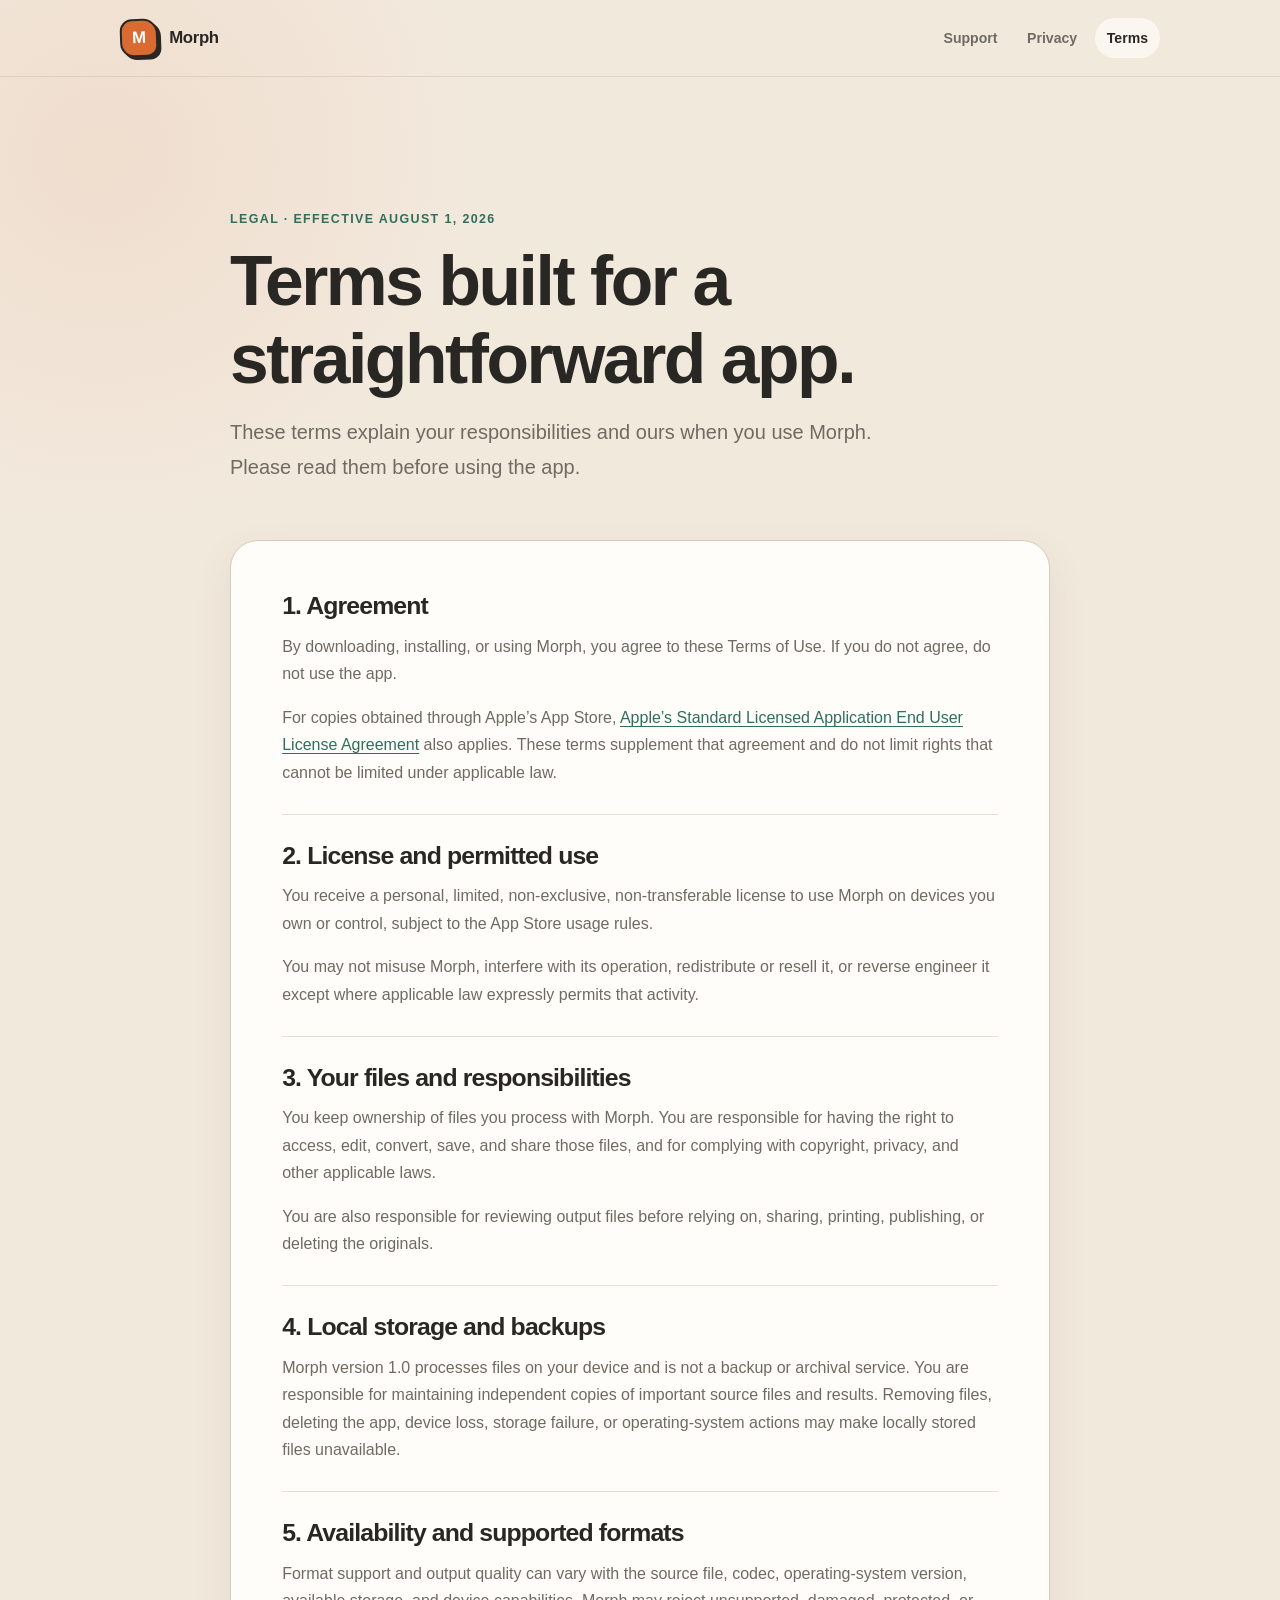
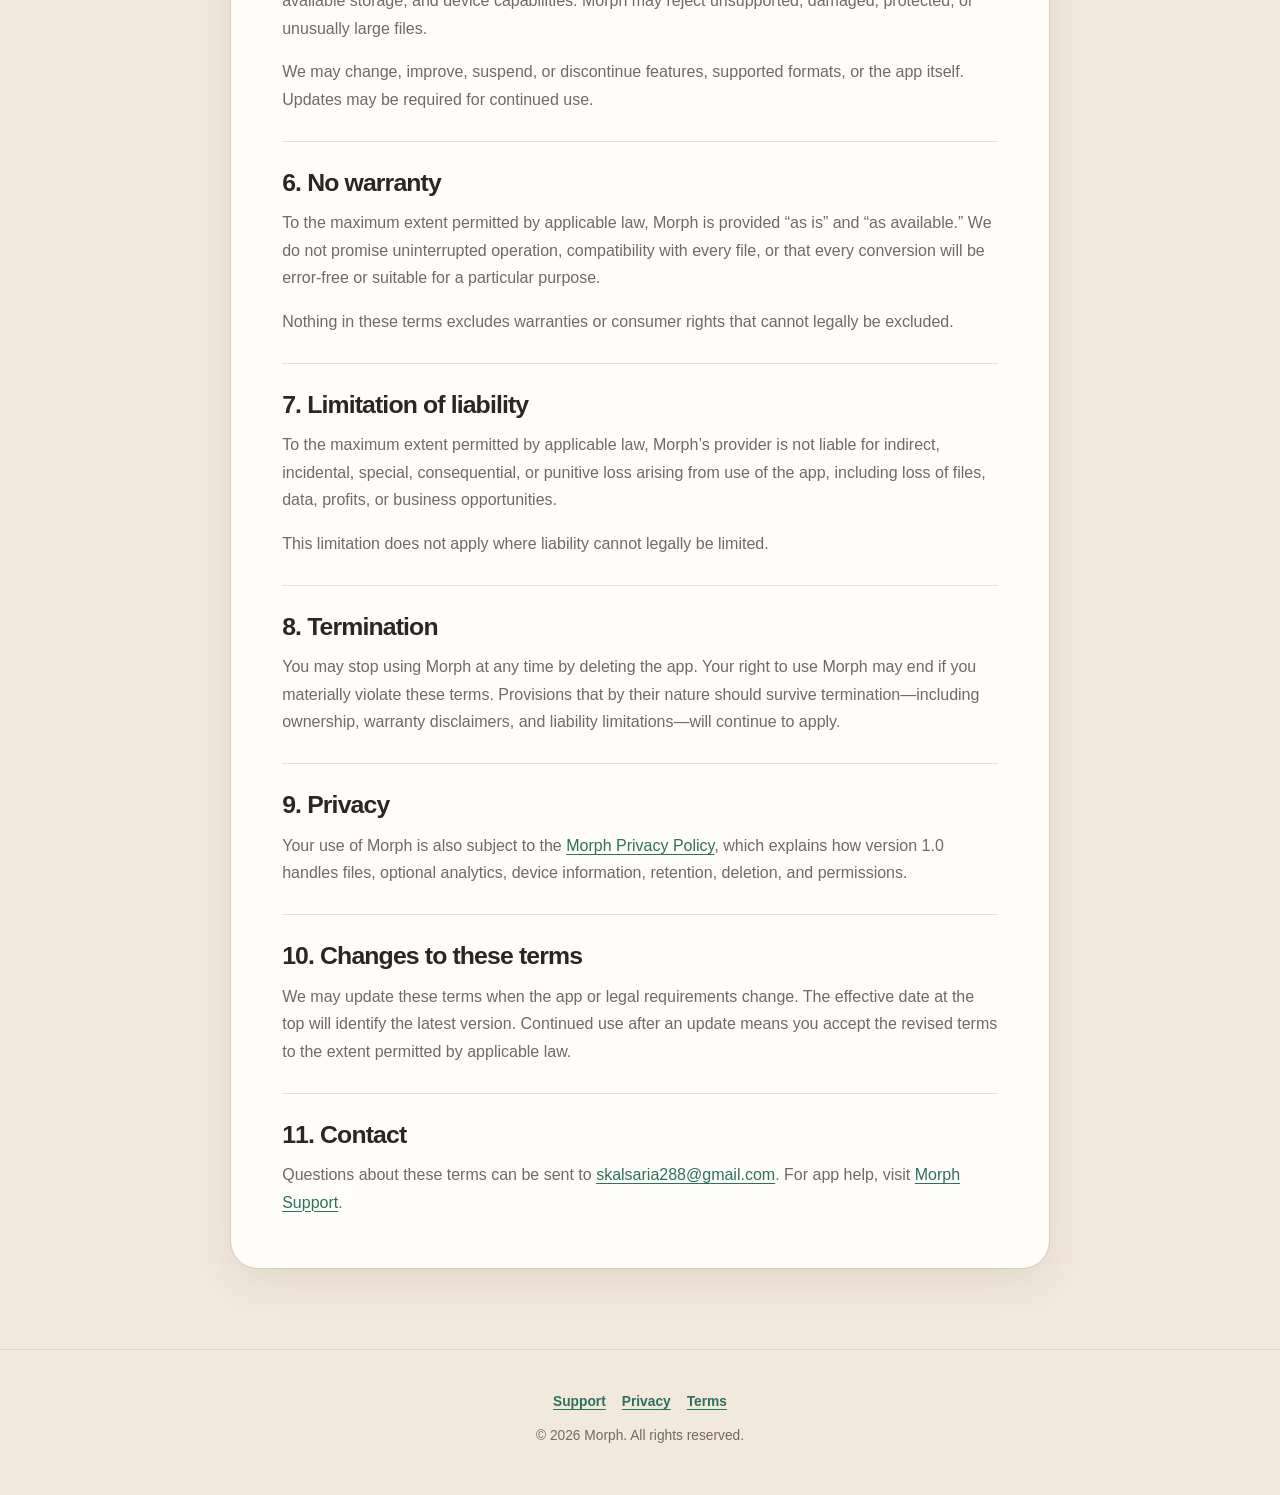
<file: morph/terms/index.html>
<!DOCTYPE html>
<html lang="en">
<head>
  <meta charset="utf-8">
  <meta name="viewport" content="width=device-width, initial-scale=1">
  <title>Morph — Terms of Use</title>
  <meta name="description" content="Morph Terms of Use — the conditions that apply when using the iPhone app.">
  <link rel="canonical" href="https://sagar-288.github.io/morph/terms/">
  <link rel="stylesheet" href="../styles.css">
</head>
<body>
  <a class="skip-link" href="#main">Skip to content</a>
  <header class="site-header">
    <nav class="nav" aria-label="Main navigation">
      <a class="brand" href="/morph/"><span class="brand-mark" aria-hidden="true">M</span>Morph</a>
      <ul class="nav-links">
        <li><a href="/morph/support/">Support</a></li>
        <li><a href="/morph/privacy/">Privacy</a></li>
        <li><a href="/morph/terms/" aria-current="page">Terms</a></li>
      </ul>
    </nav>
  </header>

  <main id="main">
    <header class="hero">
      <p class="eyebrow">Legal · Effective August 1, 2026</p>
      <h1 class="legal-title">Terms built for a straightforward app.</h1>
      <p class="lede">These terms explain your responsibilities and ours when you use Morph. Please read them before using the app.</p>
    </header>

    <div class="page-shell">
      <article class="document">
        <section id="agreement">
          <h2>1. Agreement</h2>
          <p>By downloading, installing, or using Morph, you agree to these Terms of Use. If you do not agree, do not use the app.</p>
          <p>For copies obtained through Apple’s App Store, <a href="https://www.apple.com/legal/internet-services/itunes/dev/stdeula/" rel="external">Apple’s Standard Licensed Application End User License Agreement</a> also applies. These terms supplement that agreement and do not limit rights that cannot be limited under applicable law.</p>
        </section>

        <section id="license">
          <h2>2. License and permitted use</h2>
          <p>You receive a personal, limited, non-exclusive, non-transferable license to use Morph on devices you own or control, subject to the App Store usage rules.</p>
          <p>You may not misuse Morph, interfere with its operation, redistribute or resell it, or reverse engineer it except where applicable law expressly permits that activity.</p>
        </section>

        <section id="your-files">
          <h2>3. Your files and responsibilities</h2>
          <p>You keep ownership of files you process with Morph. You are responsible for having the right to access, edit, convert, save, and share those files, and for complying with copyright, privacy, and other applicable laws.</p>
          <p>You are also responsible for reviewing output files before relying on, sharing, printing, publishing, or deleting the originals.</p>
        </section>

        <section id="storage">
          <h2>4. Local storage and backups</h2>
          <p>Morph version 1.0 processes files on your device and is not a backup or archival service. You are responsible for maintaining independent copies of important source files and results. Removing files, deleting the app, device loss, storage failure, or operating-system actions may make locally stored files unavailable.</p>
        </section>

        <section id="availability">
          <h2>5. Availability and supported formats</h2>
          <p>Format support and output quality can vary with the source file, codec, operating-system version, available storage, and device capabilities. Morph may reject unsupported, damaged, protected, or unusually large files.</p>
          <p>We may change, improve, suspend, or discontinue features, supported formats, or the app itself. Updates may be required for continued use.</p>
        </section>

        <section id="warranty">
          <h2>6. No warranty</h2>
          <p>To the maximum extent permitted by applicable law, Morph is provided “as is” and “as available.” We do not promise uninterrupted operation, compatibility with every file, or that every conversion will be error-free or suitable for a particular purpose.</p>
          <p>Nothing in these terms excludes warranties or consumer rights that cannot legally be excluded.</p>
        </section>

        <section id="liability">
          <h2>7. Limitation of liability</h2>
          <p>To the maximum extent permitted by applicable law, Morph’s provider is not liable for indirect, incidental, special, consequential, or punitive loss arising from use of the app, including loss of files, data, profits, or business opportunities.</p>
          <p>This limitation does not apply where liability cannot legally be limited.</p>
        </section>

        <section id="termination">
          <h2>8. Termination</h2>
          <p>You may stop using Morph at any time by deleting the app. Your right to use Morph may end if you materially violate these terms. Provisions that by their nature should survive termination—including ownership, warranty disclaimers, and liability limitations—will continue to apply.</p>
        </section>

        <section id="privacy">
          <h2>9. Privacy</h2>
          <p>Your use of Morph is also subject to the <a href="/morph/privacy/">Morph Privacy Policy</a>, which explains how version 1.0 handles files, optional analytics, device information, retention, deletion, and permissions.</p>
        </section>

        <section id="changes">
          <h2>10. Changes to these terms</h2>
          <p>We may update these terms when the app or legal requirements change. The effective date at the top will identify the latest version. Continued use after an update means you accept the revised terms to the extent permitted by applicable law.</p>
        </section>

        <section id="contact">
          <h2>11. Contact</h2>
          <p>Questions about these terms can be sent to <a href="mailto:skalsaria288@gmail.com?subject=Morph%20Terms">skalsaria288@gmail.com</a>. For app help, visit <a href="/morph/support/">Morph Support</a>.</p>
        </section>
      </article>
    </div>
  </main>

  <footer class="site-footer">
    <div class="footer-links"><a href="/morph/support/">Support</a><a href="/morph/privacy/">Privacy</a><a href="/morph/terms/">Terms</a></div>
    <div>© 2026 Morph. All rights reserved.</div>
  </footer>
</body>
</html>
</file>
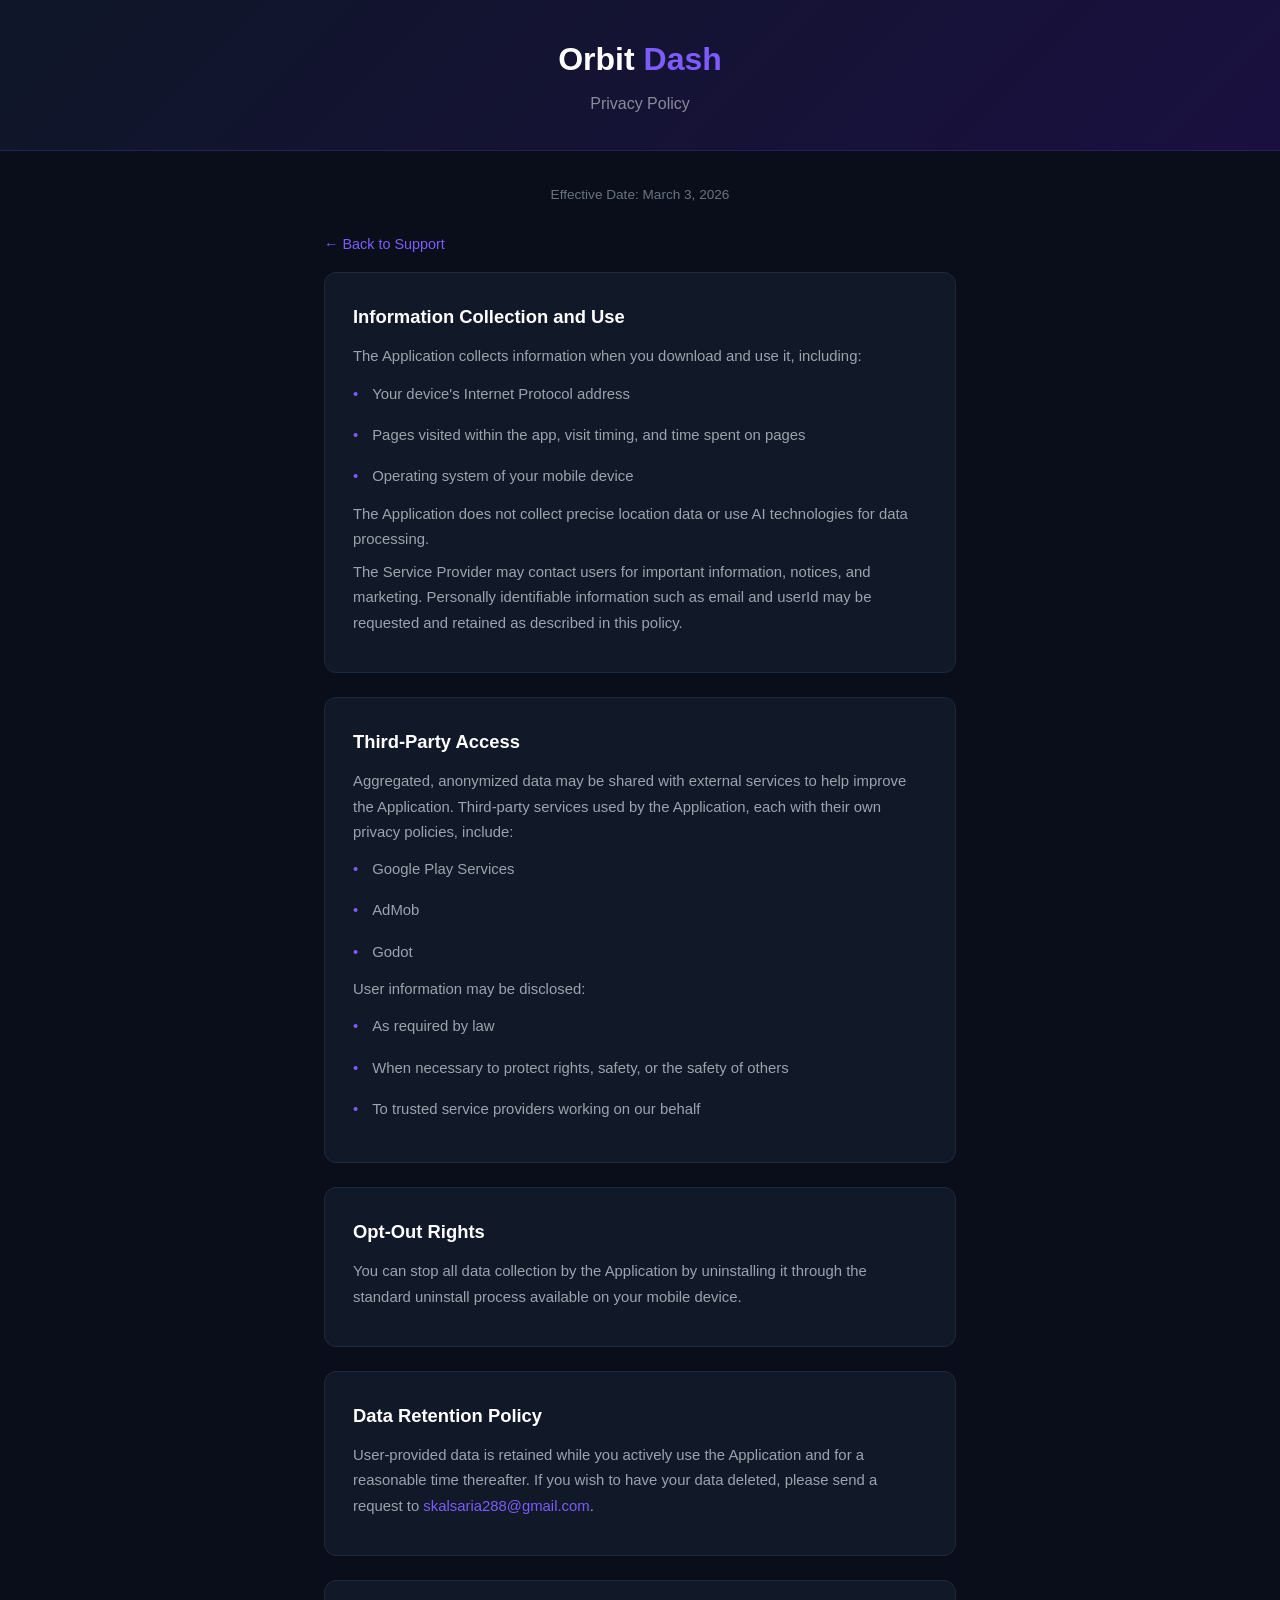
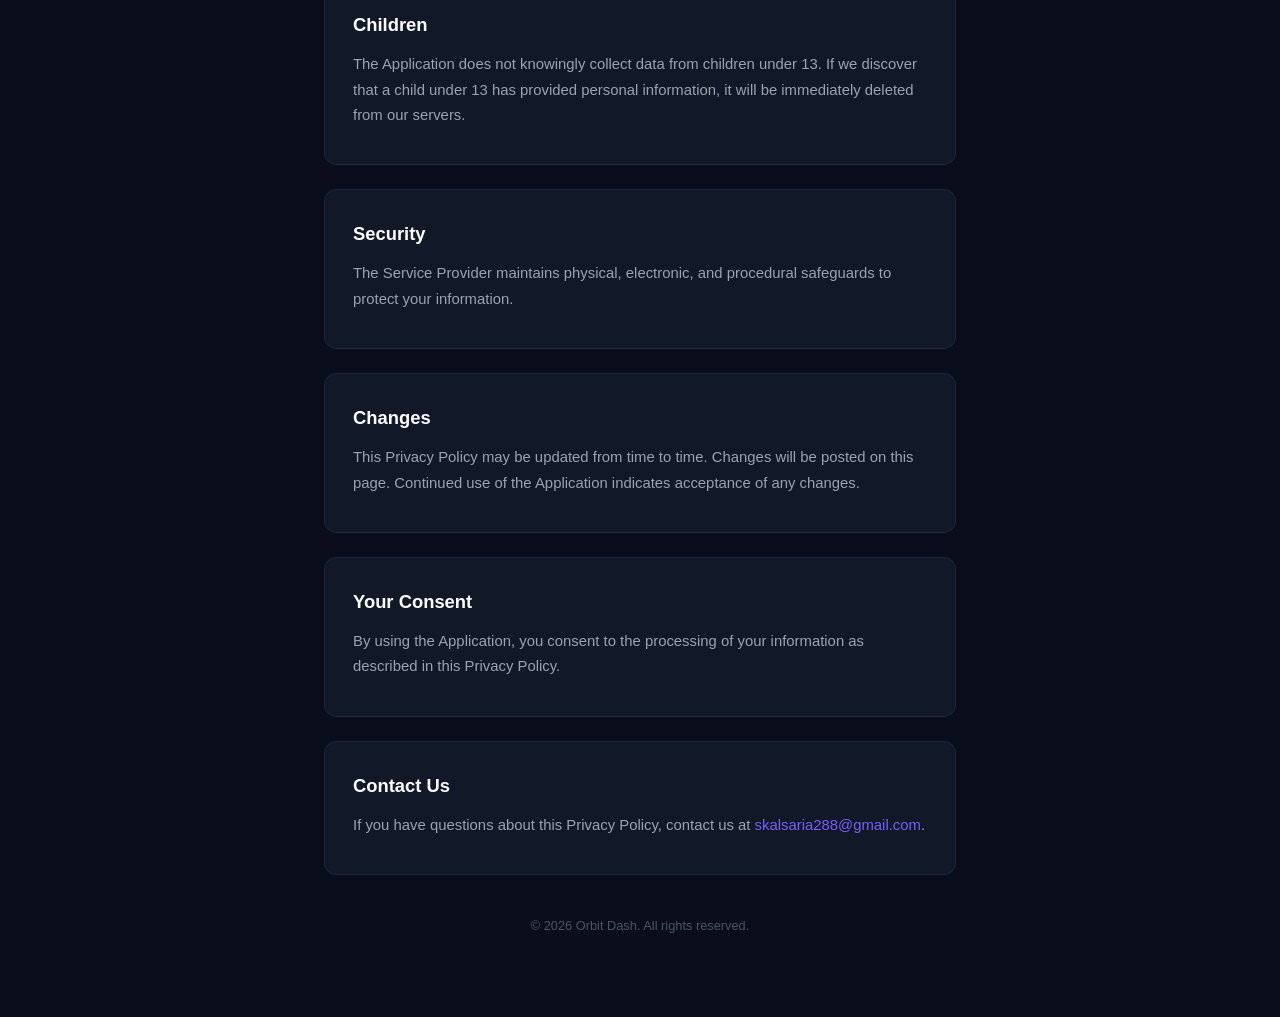
<file: orbitdash/privacy/index.html>
<!DOCTYPE html>
<html lang="en">
<head>
    <meta charset="UTF-8">
    <meta name="viewport" content="width=device-width, initial-scale=1.0">
    <title>Orbit Dash - Privacy Policy</title>
    <style>
        * { margin: 0; padding: 0; box-sizing: border-box; }

        body {
            font-family: -apple-system, BlinkMacSystemFont, "Segoe UI", Roboto, Helvetica, Arial, sans-serif;
            background: #0a0e1a;
            color: #e0e0e0;
            line-height: 1.7;
            min-height: 100vh;
        }

        .header {
            background: linear-gradient(135deg, #0f1628 0%, #1a1040 100%);
            border-bottom: 1px solid rgba(120, 80, 255, 0.2);
            padding: 2rem 1.5rem;
            text-align: center;
        }

        .header h1 {
            font-size: 2rem;
            font-weight: 700;
            color: #fff;
            margin-bottom: 0.25rem;
        }

        .header h1 span {
            color: #7c5cfc;
        }

        .header p {
            color: #8a8a9a;
            font-size: 1rem;
        }

        .container {
            max-width: 680px;
            margin: 0 auto;
            padding: 2rem 1.5rem 4rem;
        }

        .section {
            background: #111827;
            border: 1px solid #1e293b;
            border-radius: 12px;
            padding: 1.75rem;
            margin-bottom: 1.5rem;
        }

        .section h2 {
            font-size: 1.15rem;
            color: #fff;
            margin-bottom: 0.75rem;
        }

        .section p, .section li {
            color: #9ca3af;
            font-size: 0.93rem;
            margin-bottom: 0.5rem;
        }

        .section a {
            color: #7c5cfc;
            text-decoration: none;
        }

        .section a:hover {
            text-decoration: underline;
        }

        ul {
            list-style: none;
            padding: 0;
            margin: 0.5rem 0;
        }

        ul li {
            padding: 0.25rem 0;
            padding-left: 1.2rem;
            position: relative;
        }

        ul li::before {
            content: "\2022";
            color: #7c5cfc;
            position: absolute;
            left: 0;
        }

        .effective-date {
            color: #6b7280;
            font-size: 0.85rem;
            text-align: center;
            margin-bottom: 1.5rem;
        }

        .back-link {
            display: inline-block;
            color: #7c5cfc;
            font-size: 0.9rem;
            text-decoration: none;
            margin-bottom: 1rem;
        }

        .back-link:hover {
            text-decoration: underline;
        }

        .footer {
            text-align: center;
            color: #4b5563;
            font-size: 0.8rem;
            padding: 1rem;
        }
    </style>
</head>
<body>
    <div class="header">
        <h1>Orbit <span>Dash</span></h1>
        <p>Privacy Policy</p>
    </div>

    <div class="container">
        <p class="effective-date">Effective Date: March 3, 2026</p>

        <a class="back-link" href="/orbitdash/support">&larr; Back to Support</a>

        <div class="section">
            <h2>Information Collection and Use</h2>
            <p>The Application collects information when you download and use it, including:</p>
            <ul>
                <li>Your device's Internet Protocol address</li>
                <li>Pages visited within the app, visit timing, and time spent on pages</li>
                <li>Operating system of your mobile device</li>
            </ul>
            <p>The Application does not collect precise location data or use AI technologies for data processing.</p>
            <p>The Service Provider may contact users for important information, notices, and marketing. Personally identifiable information such as email and userId may be requested and retained as described in this policy.</p>
        </div>

        <div class="section">
            <h2>Third-Party Access</h2>
            <p>Aggregated, anonymized data may be shared with external services to help improve the Application. Third-party services used by the Application, each with their own privacy policies, include:</p>
            <ul>
                <li>Google Play Services</li>
                <li>AdMob</li>
                <li>Godot</li>
            </ul>
            <p>User information may be disclosed:</p>
            <ul>
                <li>As required by law</li>
                <li>When necessary to protect rights, safety, or the safety of others</li>
                <li>To trusted service providers working on our behalf</li>
            </ul>
        </div>

        <div class="section">
            <h2>Opt-Out Rights</h2>
            <p>You can stop all data collection by the Application by uninstalling it through the standard uninstall process available on your mobile device.</p>
        </div>

        <div class="section">
            <h2>Data Retention Policy</h2>
            <p>User-provided data is retained while you actively use the Application and for a reasonable time thereafter. If you wish to have your data deleted, please send a request to <a href="mailto:skalsaria288@gmail.com">skalsaria288@gmail.com</a>.</p>
        </div>

        <div class="section">
            <h2>Children</h2>
            <p>The Application does not knowingly collect data from children under 13. If we discover that a child under 13 has provided personal information, it will be immediately deleted from our servers.</p>
        </div>

        <div class="section">
            <h2>Security</h2>
            <p>The Service Provider maintains physical, electronic, and procedural safeguards to protect your information.</p>
        </div>

        <div class="section">
            <h2>Changes</h2>
            <p>This Privacy Policy may be updated from time to time. Changes will be posted on this page. Continued use of the Application indicates acceptance of any changes.</p>
        </div>

        <div class="section">
            <h2>Your Consent</h2>
            <p>By using the Application, you consent to the processing of your information as described in this Privacy Policy.</p>
        </div>

        <div class="section">
            <h2>Contact Us</h2>
            <p>If you have questions about this Privacy Policy, contact us at <a href="mailto:skalsaria288@gmail.com">skalsaria288@gmail.com</a>.</p>
        </div>

        <div class="footer">
            &copy; 2026 Orbit Dash. All rights reserved.
        </div>
    </div>
</body>
</html>
</file>
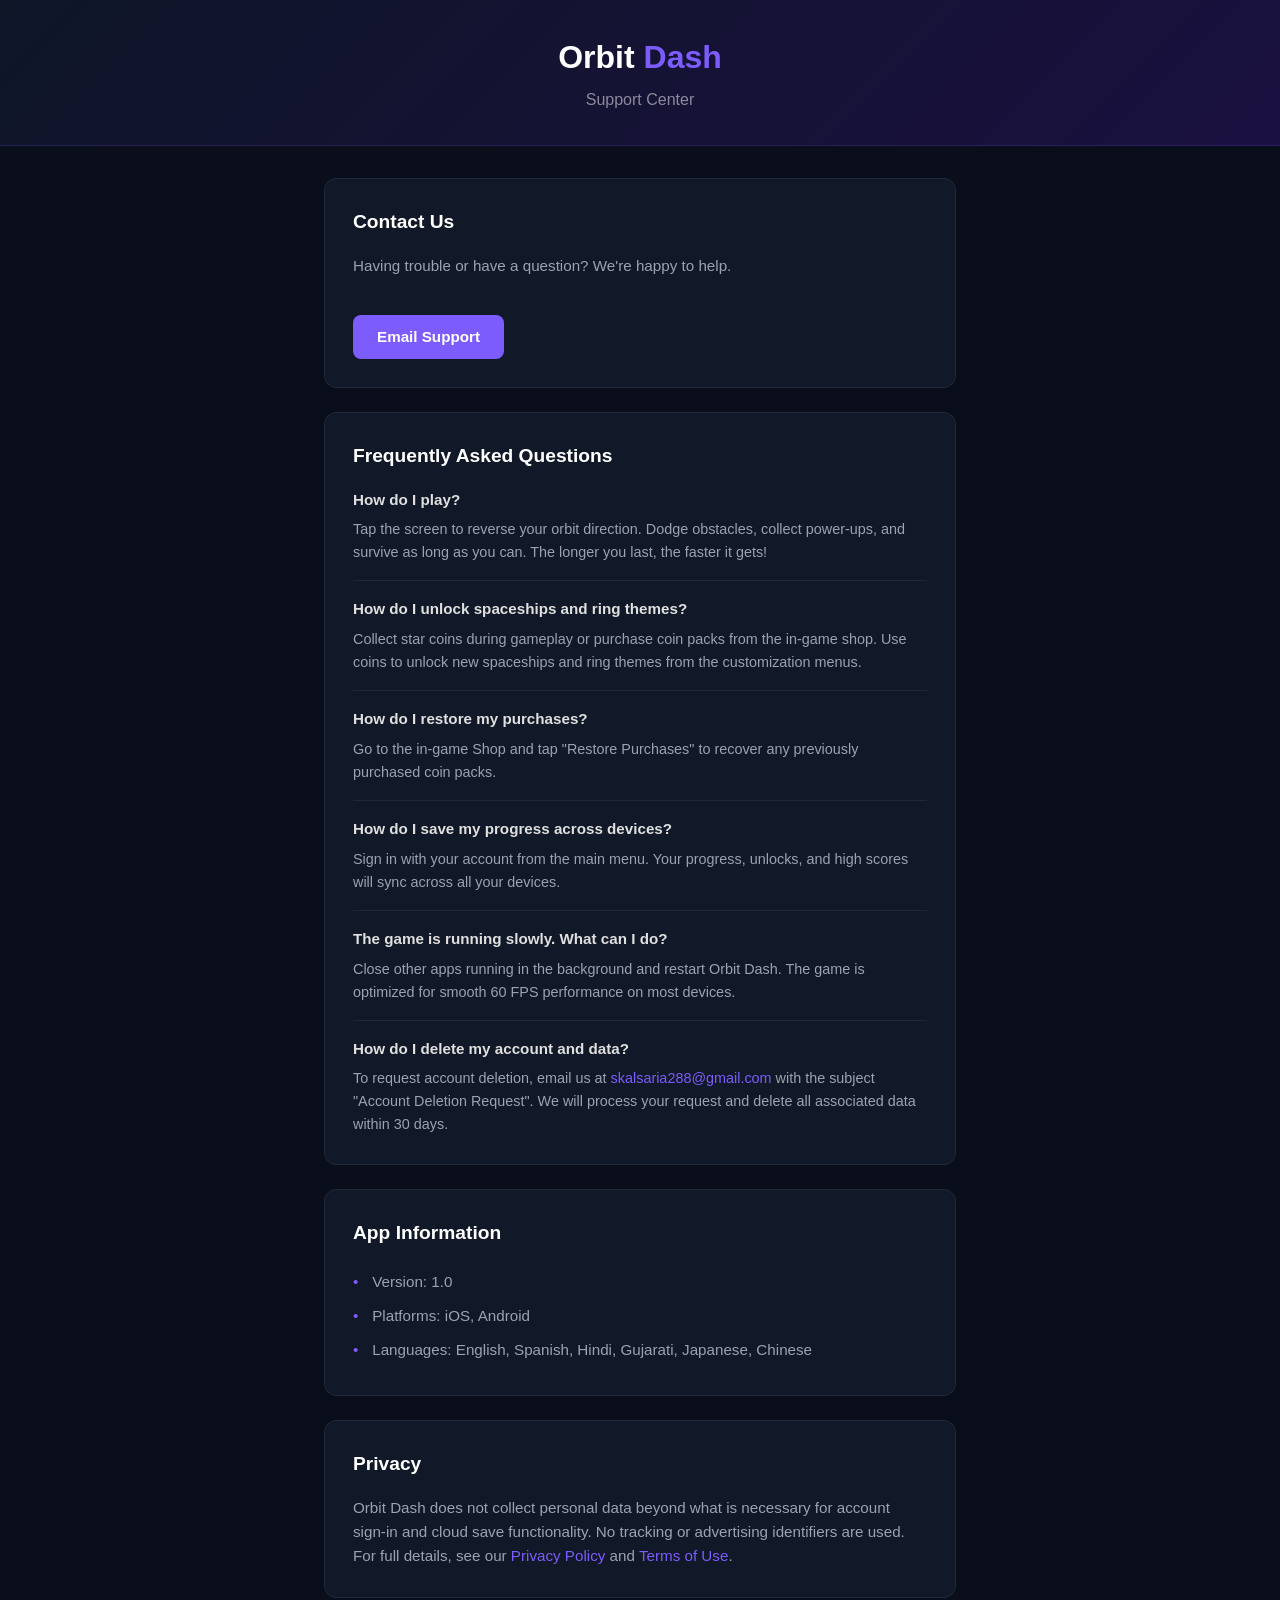
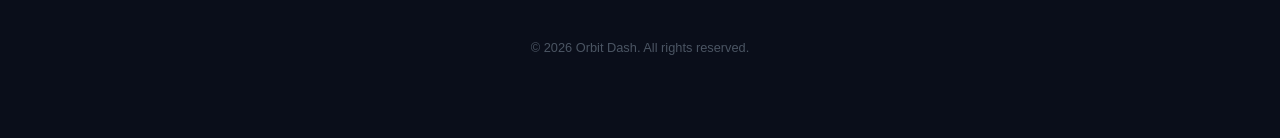
<file: orbitdash/support/index.html>
<!DOCTYPE html>
<html lang="en">
<head>
    <meta charset="UTF-8">
    <meta name="viewport" content="width=device-width, initial-scale=1.0">
    <title>Orbit Dash - Support</title>
    <style>
        * { margin: 0; padding: 0; box-sizing: border-box; }

        body {
            font-family: -apple-system, BlinkMacSystemFont, "Segoe UI", Roboto, Helvetica, Arial, sans-serif;
            background: #0a0e1a;
            color: #e0e0e0;
            line-height: 1.6;
            min-height: 100vh;
        }

        .header {
            background: linear-gradient(135deg, #0f1628 0%, #1a1040 100%);
            border-bottom: 1px solid rgba(120, 80, 255, 0.2);
            padding: 2rem 1.5rem;
            text-align: center;
        }

        .header h1 {
            font-size: 2rem;
            font-weight: 700;
            color: #fff;
            margin-bottom: 0.25rem;
        }

        .header h1 span {
            color: #7c5cfc;
        }

        .header p {
            color: #8a8a9a;
            font-size: 1rem;
        }

        .container {
            max-width: 680px;
            margin: 0 auto;
            padding: 2rem 1.5rem 4rem;
        }

        .section {
            background: #111827;
            border: 1px solid #1e293b;
            border-radius: 12px;
            padding: 1.75rem;
            margin-bottom: 1.5rem;
        }

        .section h2 {
            font-size: 1.2rem;
            color: #fff;
            margin-bottom: 1rem;
        }

        .section p, .section li {
            color: #9ca3af;
            font-size: 0.95rem;
        }

        .section a {
            color: #7c5cfc;
            text-decoration: none;
        }

        .section a:hover {
            text-decoration: underline;
        }

        .contact-link {
            display: inline-block;
            background: #7c5cfc;
            color: #fff !important;
            padding: 0.6rem 1.5rem;
            border-radius: 8px;
            font-weight: 600;
            font-size: 0.95rem;
            margin-top: 0.75rem;
            text-decoration: none !important;
        }

        .contact-link:hover {
            background: #6a4de0;
        }

        .faq-item {
            border-bottom: 1px solid #1e293b;
            padding: 1rem 0;
        }

        .faq-item:last-child {
            border-bottom: none;
            padding-bottom: 0;
        }

        .faq-item:first-of-type {
            padding-top: 0;
        }

        .faq-item h3 {
            color: #e0e0e0;
            font-size: 0.95rem;
            font-weight: 600;
            margin-bottom: 0.4rem;
        }

        .faq-item p {
            font-size: 0.9rem;
        }

        ul {
            list-style: none;
            padding: 0;
        }

        ul li {
            padding: 0.3rem 0;
            padding-left: 1.2rem;
            position: relative;
        }

        ul li::before {
            content: "\2022";
            color: #7c5cfc;
            position: absolute;
            left: 0;
        }

        .footer {
            text-align: center;
            color: #4b5563;
            font-size: 0.8rem;
            padding: 1rem;
        }
    </style>
</head>
<body>
    <div class="header">
        <h1>Orbit <span>Dash</span></h1>
        <p>Support Center</p>
    </div>

    <div class="container">
        <div class="section">
            <h2>Contact Us</h2>
            <p>Having trouble or have a question? We're happy to help.</p>
            <br>
            <a class="contact-link" href="mailto:skalsaria288@gmail.com">Email Support</a>
        </div>

        <div class="section">
            <h2>Frequently Asked Questions</h2>

            <div class="faq-item">
                <h3>How do I play?</h3>
                <p>Tap the screen to reverse your orbit direction. Dodge obstacles, collect power-ups, and survive as long as you can. The longer you last, the faster it gets!</p>
            </div>

            <div class="faq-item">
                <h3>How do I unlock spaceships and ring themes?</h3>
                <p>Collect star coins during gameplay or purchase coin packs from the in-game shop. Use coins to unlock new spaceships and ring themes from the customization menus.</p>
            </div>

            <div class="faq-item">
                <h3>How do I restore my purchases?</h3>
                <p>Go to the in-game Shop and tap "Restore Purchases" to recover any previously purchased coin packs.</p>
            </div>

            <div class="faq-item">
                <h3>How do I save my progress across devices?</h3>
                <p>Sign in with your account from the main menu. Your progress, unlocks, and high scores will sync across all your devices.</p>
            </div>

            <div class="faq-item">
                <h3>The game is running slowly. What can I do?</h3>
                <p>Close other apps running in the background and restart Orbit Dash. The game is optimized for smooth 60 FPS performance on most devices.</p>
            </div>

            <div class="faq-item">
                <h3>How do I delete my account and data?</h3>
                <p>To request account deletion, email us at <a href="mailto:skalsaria288@gmail.com">skalsaria288@gmail.com</a> with the subject "Account Deletion Request". We will process your request and delete all associated data within 30 days.</p>
            </div>
        </div>

        <div class="section">
            <h2>App Information</h2>
            <ul>
                <li>Version: 1.0</li>
                <li>Platforms: iOS, Android</li>
                <li>Languages: English, Spanish, Hindi, Gujarati, Japanese, Chinese</li>
            </ul>
        </div>

        <div class="section">
            <h2>Privacy</h2>
            <p>Orbit Dash does not collect personal data beyond what is necessary for account sign-in and cloud save functionality. No tracking or advertising identifiers are used. For full details, see our <a href="/orbitdash/privacy">Privacy Policy</a> and <a href="/orbitdash/terms">Terms of Use</a>.</p>
        </div>
        

        <div class="footer">
            &copy; 2026 Orbit Dash. All rights reserved.
        </div>
    </div>
</body>
</html>
</file>
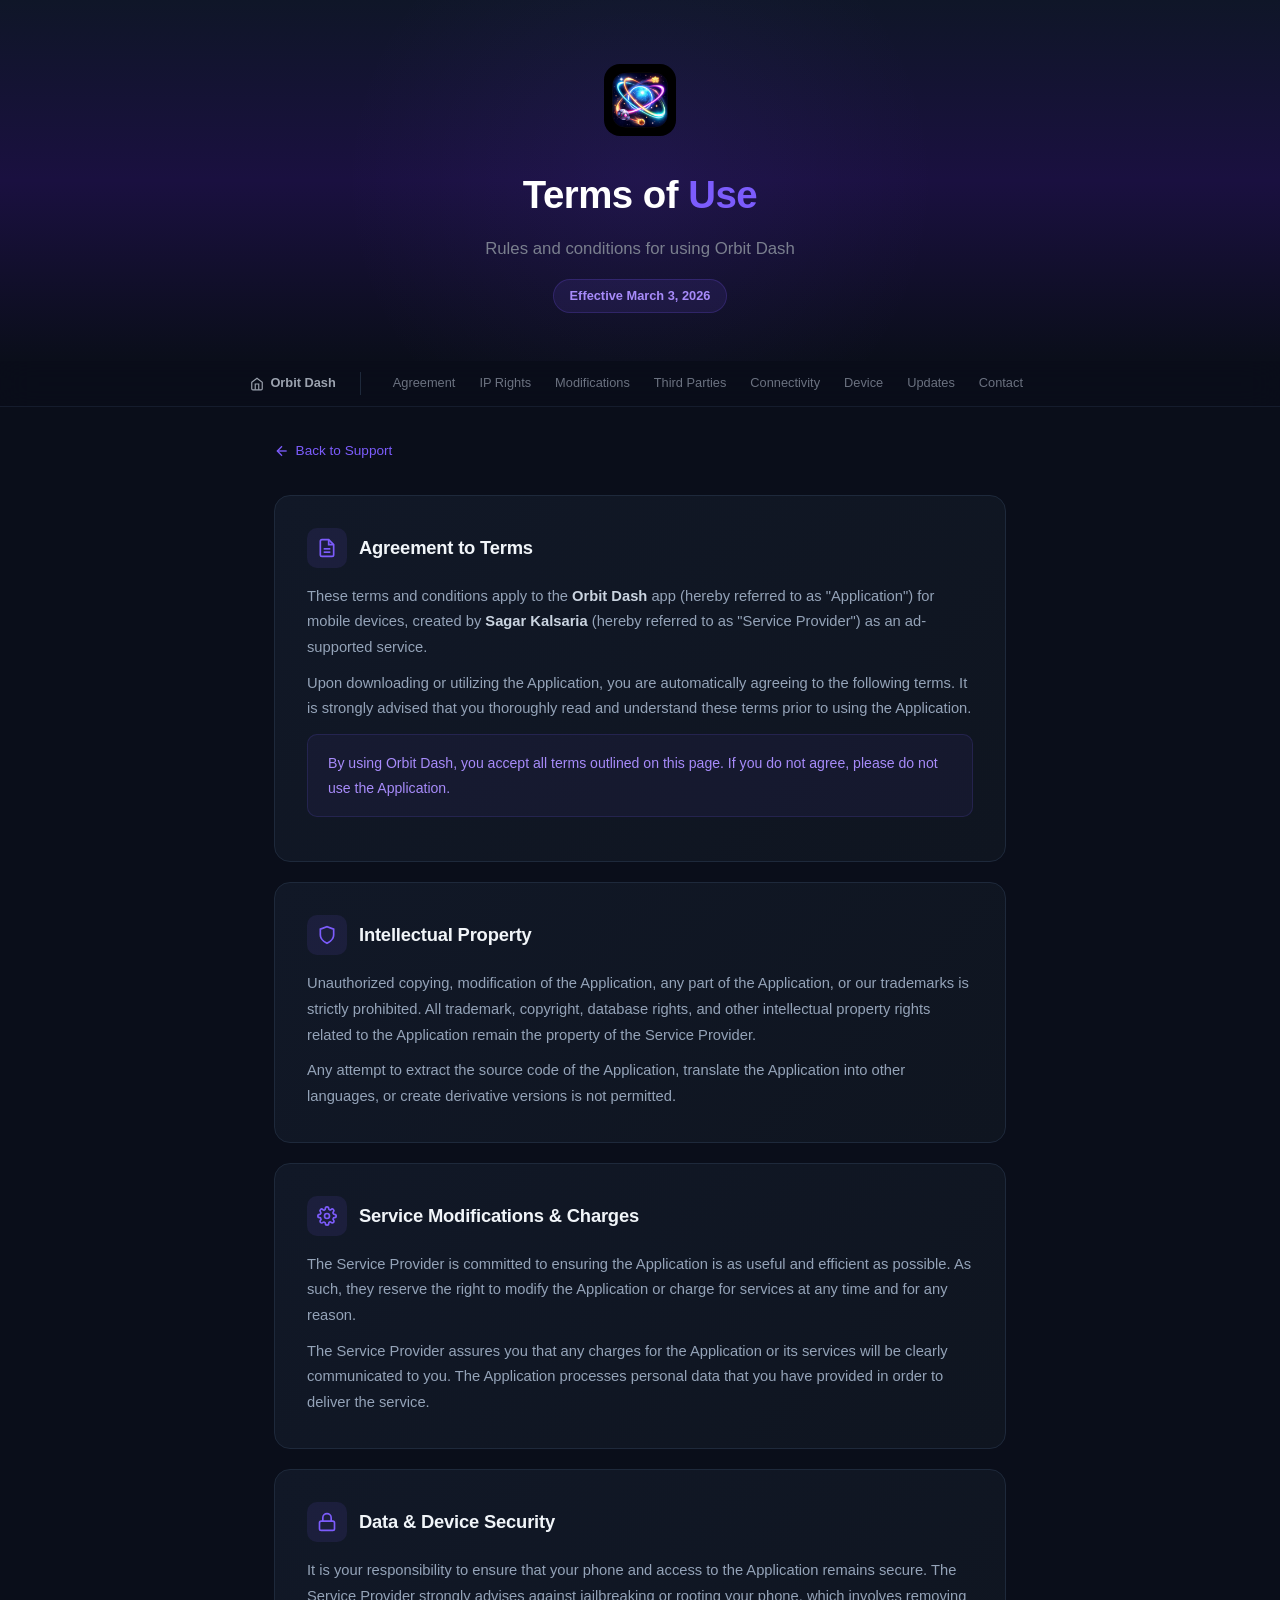
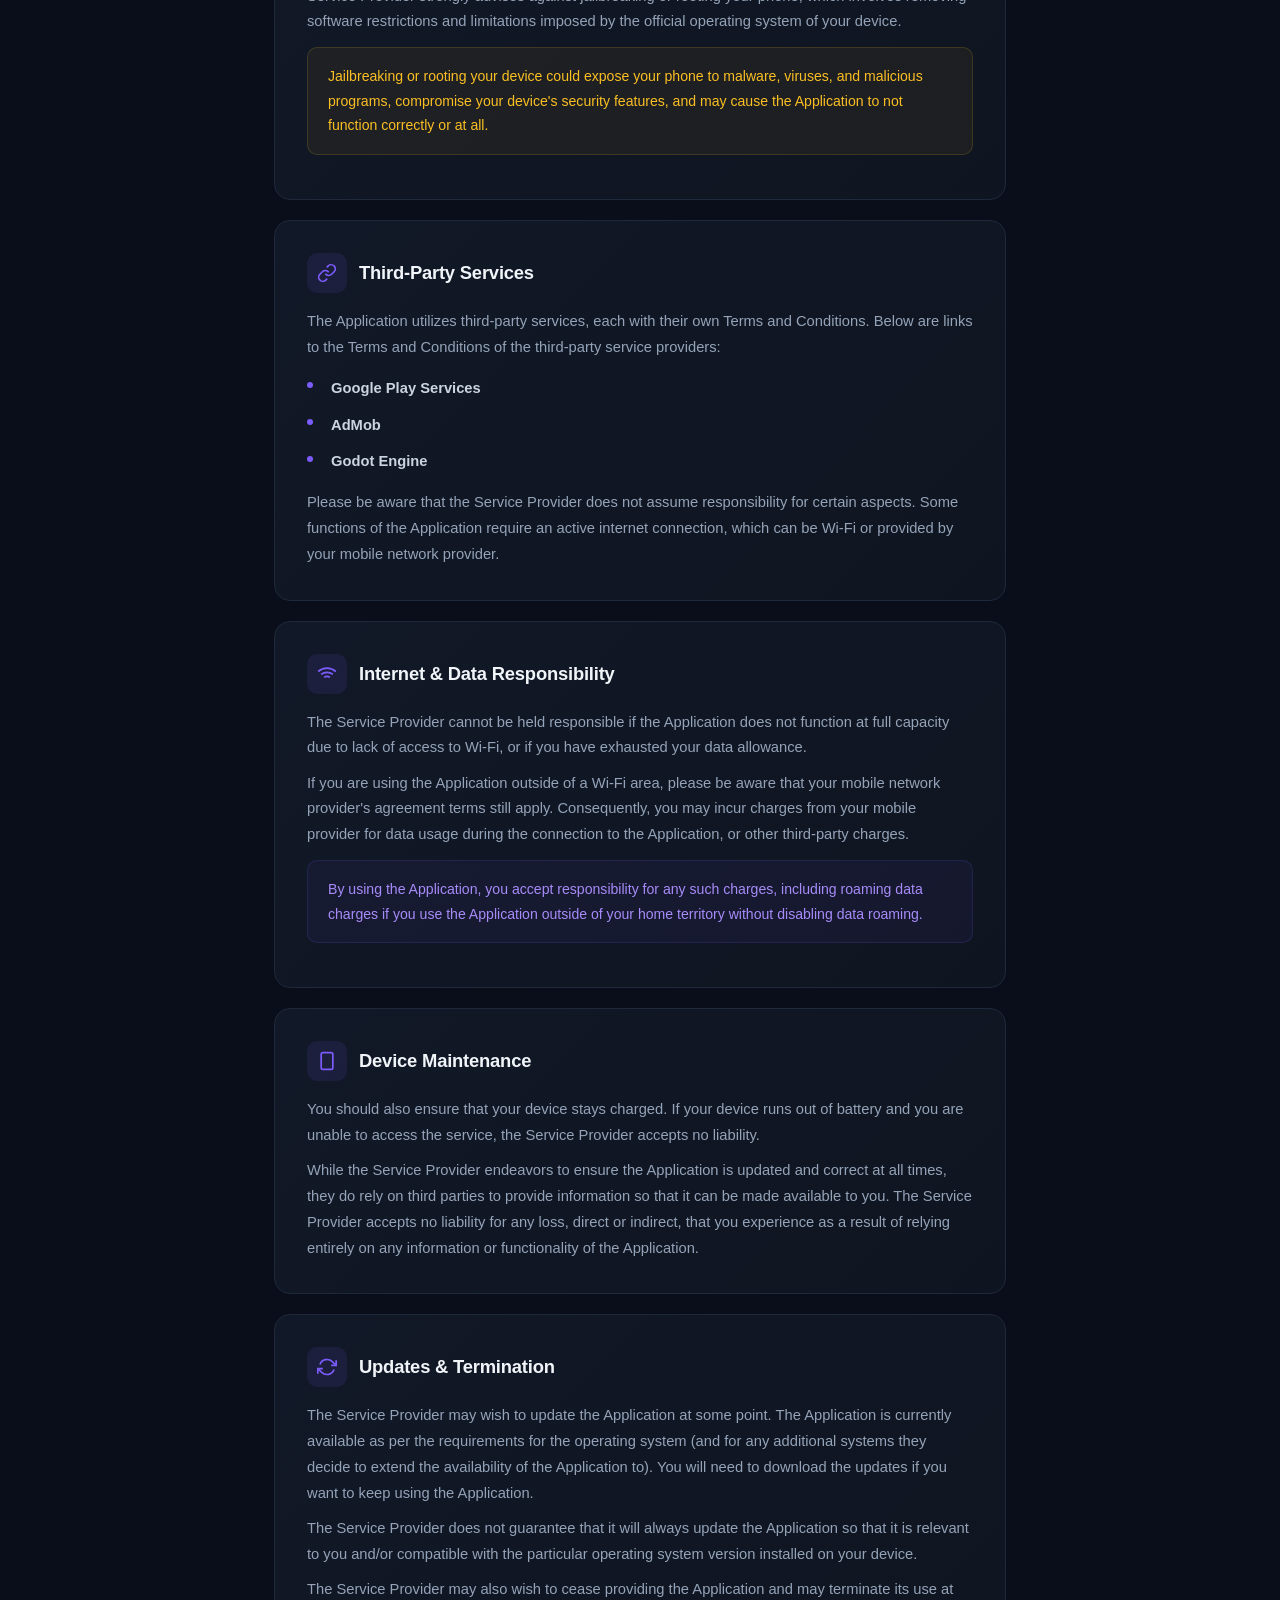
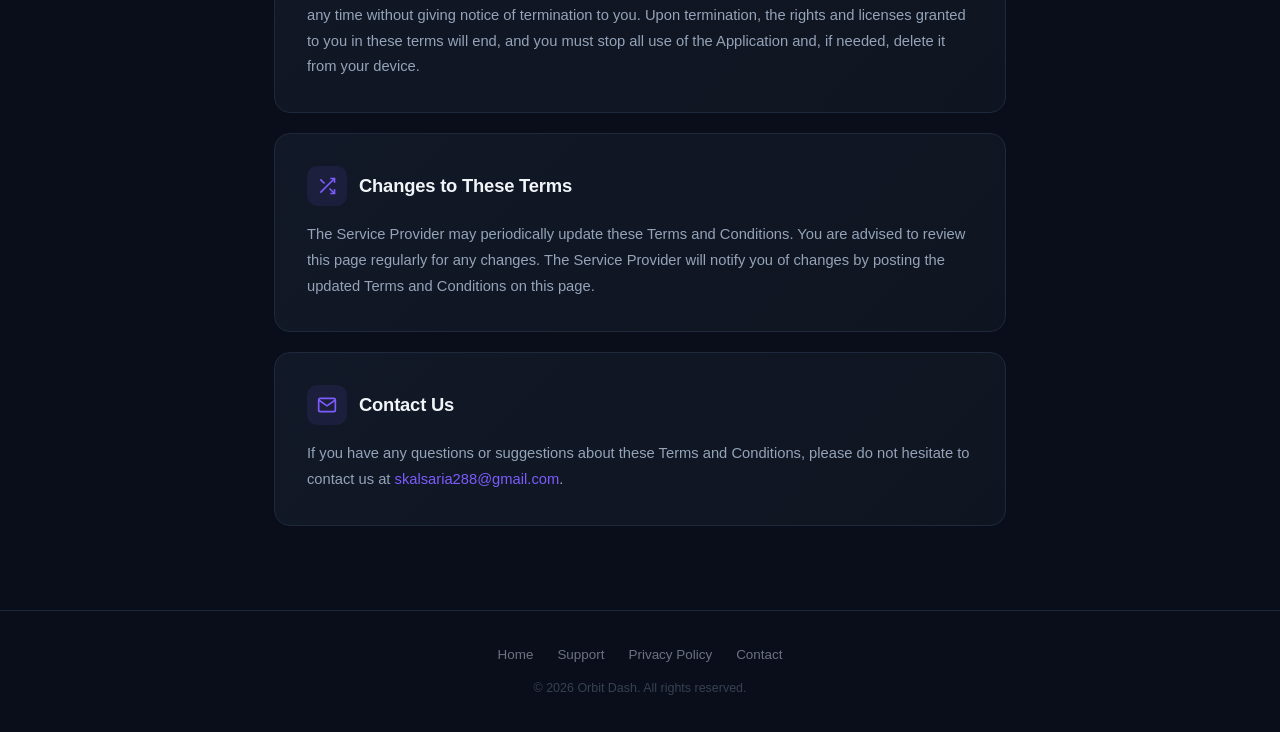
<file: orbitdash/terms/index.html>
<!DOCTYPE html>
<html lang="en">
<head>
    <meta charset="UTF-8">
    <meta name="viewport" content="width=device-width, initial-scale=1.0">
    <title>Orbit Dash - Terms of Use</title>
    <meta name="description" content="Orbit Dash Terms of Use — the rules and conditions for using our application.">
    <link rel="icon" type="image/png" href="/orbitdash/assets/game_logo.png">
    <style>
        * { margin: 0; padding: 0; box-sizing: border-box; }

        body {
            font-family: -apple-system, BlinkMacSystemFont, "Segoe UI", Roboto, Helvetica, Arial, sans-serif;
            background: #0a0e1a;
            color: #c9cdd6;
            line-height: 1.75;
            min-height: 100vh;
            overflow-x: hidden;
        }

        /* ── Header ── */
        .header {
            position: relative;
            text-align: center;
            padding: 4rem 1.5rem 3rem;
            background: linear-gradient(180deg, #0f1628 0%, #1a1040 50%, #0a0e1a 100%);
            overflow: hidden;
        }

        .header::before {
            content: "";
            position: absolute;
            top: 50%;
            left: 50%;
            width: 600px;
            height: 600px;
            transform: translate(-50%, -50%);
            border-radius: 50%;
            background: radial-gradient(circle, rgba(124, 92, 252, 0.07) 0%, transparent 70%);
            pointer-events: none;
        }

        .orbit-ring {
            position: absolute;
            top: 50%;
            left: 50%;
            border-radius: 50%;
            border: 1px solid rgba(124, 92, 252, 0.08);
            pointer-events: none;
        }

        .orbit-ring-1 { width: 300px; height: 300px; transform: translate(-50%, -50%); animation: spin 25s linear infinite; }
        .orbit-ring-2 { width: 480px; height: 480px; transform: translate(-50%, -50%); animation: spin 35s linear infinite reverse; border-color: rgba(124, 92, 252, 0.05); }

        @keyframes spin {
            from { transform: translate(-50%, -50%) rotate(0deg); }
            to { transform: translate(-50%, -50%) rotate(360deg); }
        }

        .header-logo {
            width: 72px;
            height: 72px;
            border-radius: 16px;
            margin-bottom: 1rem;
            position: relative;
            z-index: 1;
        }

        .header h1 {
            font-size: 2.4rem;
            font-weight: 800;
            color: #fff;
            letter-spacing: -0.5px;
            position: relative;
            z-index: 1;
        }

        .header h1 span { color: #7c5cfc; }

        .header .subtitle {
            font-size: 1.05rem;
            color: #7a7f8e;
            margin-top: 0.35rem;
            position: relative;
            z-index: 1;
        }

        .header .badge {
            display: inline-block;
            margin-top: 1rem;
            padding: 0.3rem 1rem;
            border-radius: 20px;
            background: rgba(124, 92, 252, 0.1);
            border: 1px solid rgba(124, 92, 252, 0.2);
            color: #a78bfa;
            font-size: 0.8rem;
            font-weight: 600;
            position: relative;
            z-index: 1;
        }

        /* ── Navigation bar ── */
        .nav-bar {
            position: sticky;
            top: 0;
            z-index: 100;
            background: rgba(10, 14, 26, 0.85);
            backdrop-filter: blur(16px);
            -webkit-backdrop-filter: blur(16px);
            border-bottom: 1px solid rgba(30, 41, 59, 0.6);
            padding: 0 1.5rem;
        }

        .nav-inner {
            max-width: 780px;
            margin: 0 auto;
            display: flex;
            align-items: center;
            gap: 1.5rem;
            overflow-x: auto;
            scrollbar-width: none;
            -ms-overflow-style: none;
            padding: 0.7rem 0;
        }

        .nav-inner::-webkit-scrollbar { display: none; }

        .nav-bar a {
            color: #6b7280;
            text-decoration: none;
            font-size: 0.8rem;
            font-weight: 500;
            white-space: nowrap;
            transition: color 0.2s;
        }

        .nav-bar a:hover { color: #a78bfa; }

        .nav-home {
            display: flex;
            align-items: center;
            gap: 0.4rem;
            color: #9ca3af !important;
            font-weight: 600 !important;
            margin-right: 0.5rem;
            padding-right: 1.5rem;
            border-right: 1px solid #1e293b;
        }

        .nav-home svg { width: 14px; height: 14px; flex-shrink: 0; }

        /* ── Main content ── */
        .container {
            max-width: 780px;
            margin: 0 auto;
            padding: 2rem 1.5rem 4rem;
        }

        .back-link {
            display: inline-flex;
            align-items: center;
            gap: 0.35rem;
            color: #7c5cfc;
            font-size: 0.85rem;
            font-weight: 500;
            text-decoration: none;
            margin-bottom: 2rem;
            transition: gap 0.2s;
        }

        .back-link:hover { gap: 0.55rem; }
        .back-link svg { width: 16px; height: 16px; }

        /* ── Section cards ── */
        .section {
            background: linear-gradient(135deg, #111827 0%, #0f1520 100%);
            border: 1px solid #1e293b;
            border-radius: 16px;
            padding: 2rem;
            margin-bottom: 1.25rem;
            position: relative;
            transition: border-color 0.3s;
        }

        .section:hover { border-color: rgba(124, 92, 252, 0.25); }

        .section-header {
            display: flex;
            align-items: center;
            gap: 0.75rem;
            margin-bottom: 1rem;
        }

        .section-icon {
            width: 40px;
            height: 40px;
            border-radius: 10px;
            background: rgba(124, 92, 252, 0.1);
            display: flex;
            align-items: center;
            justify-content: center;
            flex-shrink: 0;
        }

        .section-icon svg { width: 20px; height: 20px; color: #7c5cfc; }

        .section h2 {
            font-size: 1.15rem;
            font-weight: 700;
            color: #f1f5f9;
            letter-spacing: -0.2px;
        }

        .section p {
            color: #94a3b8;
            font-size: 0.92rem;
            margin-bottom: 0.6rem;
        }

        .section p:last-child { margin-bottom: 0; }

        .section strong { color: #cbd5e1; font-weight: 600; }

        .section a {
            color: #7c5cfc;
            text-decoration: none;
            font-weight: 500;
            transition: color 0.2s;
        }

        .section a:hover { color: #a78bfa; }

        /* ── Lists ── */
        ul {
            list-style: none;
            padding: 0;
            margin: 0.6rem 0;
        }

        ul li {
            padding: 0.35rem 0 0.35rem 1.5rem;
            position: relative;
            color: #94a3b8;
            font-size: 0.92rem;
        }

        ul li::before {
            content: "";
            position: absolute;
            left: 0;
            top: 0.75rem;
            width: 6px;
            height: 6px;
            border-radius: 50%;
            background: #7c5cfc;
        }

        /* ── Highlight box ── */
        .highlight-box {
            background: rgba(124, 92, 252, 0.06);
            border: 1px solid rgba(124, 92, 252, 0.15);
            border-radius: 10px;
            padding: 1rem 1.25rem;
            margin: 0.75rem 0;
        }

        .highlight-box p { color: #a78bfa; font-size: 0.88rem; margin: 0; }

        /* ── Warning box ── */
        .warning-box {
            background: rgba(251, 191, 36, 0.06);
            border: 1px solid rgba(251, 191, 36, 0.15);
            border-radius: 10px;
            padding: 1rem 1.25rem;
            margin: 0.75rem 0;
        }

        .warning-box p { color: #fbbf24; font-size: 0.88rem; margin: 0; }

        /* ── Footer ── */
        .footer {
            border-top: 1px solid #1e293b;
            padding: 2rem 1.5rem;
            text-align: center;
        }

        .footer-links {
            display: flex;
            justify-content: center;
            gap: 1.5rem;
            flex-wrap: wrap;
            margin-bottom: 0.75rem;
        }

        .footer-links a {
            color: #6b7280;
            text-decoration: none;
            font-size: 0.84rem;
            transition: color 0.2s;
        }

        .footer-links a:hover { color: #7c5cfc; }

        .footer .copyright {
            color: #374151;
            font-size: 0.78rem;
        }

        /* ── Responsive ── */
        @media (max-width: 640px) {
            .header { padding: 3rem 1.25rem 2rem; }
            .header h1 { font-size: 1.9rem; }
            .header-logo { width: 56px; height: 56px; border-radius: 14px; }
            .section { padding: 1.5rem; border-radius: 12px; }
            .section-icon { width: 34px; height: 34px; border-radius: 8px; }
            .section-icon svg { width: 17px; height: 17px; }
            .nav-inner { gap: 1rem; }
        }

        /* ── Smooth scroll ── */
        html { scroll-behavior: smooth; }

        /* ── Section anchor offset ── */
        .section[id] { scroll-margin-top: 60px; }
    </style>
</head>
<body>
    <div class="header">
        <!-- <div class="orbit-ring orbit-ring-1"></div>
        <div class="orbit-ring orbit-ring-2"></div> -->
        <img class="header-logo" src="../assets/game_logo.png" alt="Orbit Dash" width="72" height="72">
        <h1>Terms of <span>Use</span></h1>
        <p class="subtitle">Rules and conditions for using Orbit Dash</p>
        <div class="badge">Effective March 3, 2026</div>
    </div>

    <nav class="nav-bar">
        <div class="nav-inner">
            <a class="nav-home" href="/orbitdash/">
                <svg viewBox="0 0 24 24" fill="none" stroke="currentColor" stroke-width="2"><path d="M3 9l9-7 9 7v11a2 2 0 01-2 2H5a2 2 0 01-2-2z"/><polyline points="9 22 9 12 15 12 15 22"/></svg>
                Orbit Dash
            </a>
            <a href="#agreement">Agreement</a>
            <a href="#intellectual-property">IP Rights</a>
            <a href="#modifications">Modifications</a>
            <a href="#third-party">Third Parties</a>
            <a href="#connectivity">Connectivity</a>
            <a href="#device">Device</a>
            <a href="#updates">Updates</a>
            <a href="#contact">Contact</a>
        </div>
    </nav>

    <div class="container">
        <a class="back-link" href="/orbitdash/support">
            <svg viewBox="0 0 24 24" fill="none" stroke="currentColor" stroke-width="2"><path d="M19 12H5"/><polyline points="12 19 5 12 12 5"/></svg>
            Back to Support
        </a>

        <!-- Introduction / Agreement -->
        <div class="section" id="agreement">
            <div class="section-header">
                <div class="section-icon">
                    <svg viewBox="0 0 24 24" fill="none" stroke="currentColor" stroke-width="2"><path d="M14 2H6a2 2 0 00-2 2v16a2 2 0 002 2h12a2 2 0 002-2V8z"/><polyline points="14 2 14 8 20 8"/><line x1="16" y1="13" x2="8" y2="13"/><line x1="16" y1="17" x2="8" y2="17"/></svg>
                </div>
                <h2>Agreement to Terms</h2>
            </div>
            <p>These terms and conditions apply to the <strong>Orbit Dash</strong> app (hereby referred to as "Application") for mobile devices, created by <strong>Sagar Kalsaria</strong> (hereby referred to as "Service Provider") as an ad-supported service.</p>
            <p>Upon downloading or utilizing the Application, you are automatically agreeing to the following terms. It is strongly advised that you thoroughly read and understand these terms prior to using the Application.</p>
            <div class="highlight-box">
                <p>By using Orbit Dash, you accept all terms outlined on this page. If you do not agree, please do not use the Application.</p>
            </div>
        </div>

        <!-- Intellectual Property -->
        <div class="section" id="intellectual-property">
            <div class="section-header">
                <div class="section-icon">
                    <svg viewBox="0 0 24 24" fill="none" stroke="currentColor" stroke-width="2"><path d="M12 22s8-4 8-10V5l-8-3-8 3v7c0 6 8 10 8 10z"/></svg>
                </div>
                <h2>Intellectual Property</h2>
            </div>
            <p>Unauthorized copying, modification of the Application, any part of the Application, or our trademarks is strictly prohibited. All trademark, copyright, database rights, and other intellectual property rights related to the Application remain the property of the Service Provider.</p>
            <p>Any attempt to extract the source code of the Application, translate the Application into other languages, or create derivative versions is not permitted.</p>
        </div>

        <!-- Service Modifications & Charges -->
        <div class="section" id="modifications">
            <div class="section-header">
                <div class="section-icon">
                    <svg viewBox="0 0 24 24" fill="none" stroke="currentColor" stroke-width="2"><circle cx="12" cy="12" r="3"/><path d="M19.4 15a1.65 1.65 0 00.33 1.82l.06.06a2 2 0 010 2.83 2 2 0 01-2.83 0l-.06-.06a1.65 1.65 0 00-1.82-.33 1.65 1.65 0 00-1 1.51V21a2 2 0 01-4 0v-.09A1.65 1.65 0 009 19.4a1.65 1.65 0 00-1.82.33l-.06.06a2 2 0 01-2.83 0 2 2 0 010-2.83l.06-.06A1.65 1.65 0 004.68 15a1.65 1.65 0 00-1.51-1H3a2 2 0 010-4h.09A1.65 1.65 0 004.6 9a1.65 1.65 0 00-.33-1.82l-.06-.06a2 2 0 012.83-2.83l.06.06A1.65 1.65 0 009 4.68a1.65 1.65 0 001-1.51V3a2 2 0 014 0v.09a1.65 1.65 0 001 1.51 1.65 1.65 0 001.82-.33l.06-.06a2 2 0 012.83 2.83l-.06.06A1.65 1.65 0 0019.4 9a1.65 1.65 0 001.51 1H21a2 2 0 010 4h-.09a1.65 1.65 0 00-1.51 1z"/></svg>
                </div>
                <h2>Service Modifications &amp; Charges</h2>
            </div>
            <p>The Service Provider is committed to ensuring the Application is as useful and efficient as possible. As such, they reserve the right to modify the Application or charge for services at any time and for any reason.</p>
            <p>The Service Provider assures you that any charges for the Application or its services will be clearly communicated to you. The Application processes personal data that you have provided in order to deliver the service.</p>
        </div>

        <!-- Data & Device Security -->
        <div class="section">
            <div class="section-header">
                <div class="section-icon">
                    <svg viewBox="0 0 24 24" fill="none" stroke="currentColor" stroke-width="2"><rect x="3" y="11" width="18" height="11" rx="2" ry="2"/><path d="M7 11V7a5 5 0 0110 0v4"/></svg>
                </div>
                <h2>Data &amp; Device Security</h2>
            </div>
            <p>It is your responsibility to ensure that your phone and access to the Application remains secure. The Service Provider strongly advises against jailbreaking or rooting your phone, which involves removing software restrictions and limitations imposed by the official operating system of your device.</p>
            <div class="warning-box">
                <p>Jailbreaking or rooting your device could expose your phone to malware, viruses, and malicious programs, compromise your device's security features, and may cause the Application to not function correctly or at all.</p>
            </div>
        </div>

        <!-- Third-Party Services -->
        <div class="section" id="third-party">
            <div class="section-header">
                <div class="section-icon">
                    <svg viewBox="0 0 24 24" fill="none" stroke="currentColor" stroke-width="2"><path d="M10 13a5 5 0 007.54.54l3-3a5 5 0 00-7.07-7.07l-1.72 1.71"/><path d="M14 11a5 5 0 00-7.54-.54l-3 3a5 5 0 007.07 7.07l1.71-1.71"/></svg>
                </div>
                <h2>Third-Party Services</h2>
            </div>
            <p>The Application utilizes third-party services, each with their own Terms and Conditions. Below are links to the Terms and Conditions of the third-party service providers:</p>
            <ul>
                <li><strong>Google Play Services</strong></li>
                <li><strong>AdMob</strong></li>
                <li><strong>Godot Engine</strong></li>
            </ul>
            <p>Please be aware that the Service Provider does not assume responsibility for certain aspects. Some functions of the Application require an active internet connection, which can be Wi-Fi or provided by your mobile network provider.</p>
        </div>

        <!-- Internet & Data Responsibility -->
        <div class="section" id="connectivity">
            <div class="section-header">
                <div class="section-icon">
                    <svg viewBox="0 0 24 24" fill="none" stroke="currentColor" stroke-width="2"><path d="M5 12.55a11 11 0 0114.08 0"/><path d="M1.42 9a16 16 0 0121.16 0"/><path d="M8.53 16.11a6 6 0 016.95 0"/><line x1="12" y1="20" x2="12.01" y2="20"/></svg>
                </div>
                <h2>Internet &amp; Data Responsibility</h2>
            </div>
            <p>The Service Provider cannot be held responsible if the Application does not function at full capacity due to lack of access to Wi-Fi, or if you have exhausted your data allowance.</p>
            <p>If you are using the Application outside of a Wi-Fi area, please be aware that your mobile network provider's agreement terms still apply. Consequently, you may incur charges from your mobile provider for data usage during the connection to the Application, or other third-party charges.</p>
            <div class="highlight-box">
                <p>By using the Application, you accept responsibility for any such charges, including roaming data charges if you use the Application outside of your home territory without disabling data roaming.</p>
            </div>
        </div>

        <!-- Device Maintenance -->
        <div class="section" id="device">
            <div class="section-header">
                <div class="section-icon">
                    <svg viewBox="0 0 24 24" fill="none" stroke="currentColor" stroke-width="2"><rect x="5" y="2" width="14" height="20" rx="2" ry="2"/><line x1="12" y1="18" x2="12.01" y2="18"/></svg>
                </div>
                <h2>Device Maintenance</h2>
            </div>
            <p>You should also ensure that your device stays charged. If your device runs out of battery and you are unable to access the service, the Service Provider accepts no liability.</p>
            <p>While the Service Provider endeavors to ensure the Application is updated and correct at all times, they do rely on third parties to provide information so that it can be made available to you. The Service Provider accepts no liability for any loss, direct or indirect, that you experience as a result of relying entirely on any information or functionality of the Application.</p>
        </div>

        <!-- Updates & Termination -->
        <div class="section" id="updates">
            <div class="section-header">
                <div class="section-icon">
                    <svg viewBox="0 0 24 24" fill="none" stroke="currentColor" stroke-width="2"><polyline points="23 4 23 10 17 10"/><polyline points="1 20 1 14 7 14"/><path d="M3.51 9a9 9 0 0114.85-3.36L23 10M1 14l4.64 4.36A9 9 0 0020.49 15"/></svg>
                </div>
                <h2>Updates &amp; Termination</h2>
            </div>
            <p>The Service Provider may wish to update the Application at some point. The Application is currently available as per the requirements for the operating system (and for any additional systems they decide to extend the availability of the Application to). You will need to download the updates if you want to keep using the Application.</p>
            <p>The Service Provider does not guarantee that it will always update the Application so that it is relevant to you and/or compatible with the particular operating system version installed on your device.</p>
            <p>The Service Provider may also wish to cease providing the Application and may terminate its use at any time without giving notice of termination to you. Upon termination, the rights and licenses granted to you in these terms will end, and you must stop all use of the Application and, if needed, delete it from your device.</p>
        </div>

        <!-- Changes to Terms -->
        <div class="section">
            <div class="section-header">
                <div class="section-icon">
                    <svg viewBox="0 0 24 24" fill="none" stroke="currentColor" stroke-width="2"><polyline points="16 3 21 3 21 8"/><line x1="4" y1="20" x2="21" y2="3"/><polyline points="21 16 21 21 16 21"/><line x1="15" y1="15" x2="21" y2="21"/><line x1="4" y1="4" x2="9" y2="9"/></svg>
                </div>
                <h2>Changes to These Terms</h2>
            </div>
            <p>The Service Provider may periodically update these Terms and Conditions. You are advised to review this page regularly for any changes. The Service Provider will notify you of changes by posting the updated Terms and Conditions on this page.</p>
        </div>

        <!-- Contact -->
        <div class="section" id="contact">
            <div class="section-header">
                <div class="section-icon">
                    <svg viewBox="0 0 24 24" fill="none" stroke="currentColor" stroke-width="2"><path d="M4 4h16c1.1 0 2 .9 2 2v12c0 1.1-.9 2-2 2H4c-1.1 0-2-.9-2-2V6c0-1.1.9-2 2-2z"/><polyline points="22 6 12 13 2 6"/></svg>
                </div>
                <h2>Contact Us</h2>
            </div>
            <p>If you have any questions or suggestions about these Terms and Conditions, please do not hesitate to contact us at <a href="mailto:skalsaria288@gmail.com">skalsaria288@gmail.com</a>.</p>
        </div>
    </div>

    <footer class="footer">
        <nav class="footer-links">
            <a href="/orbitdash/">Home</a>
            <a href="/orbitdash/support">Support</a>
            <a href="/orbitdash/privacy">Privacy Policy</a>
            <a href="mailto:skalsaria288@gmail.com">Contact</a>
        </nav>
        <p class="copyright">&copy; 2026 Orbit Dash. All rights reserved.</p>
    </footer>
</body>
</html>
</file>
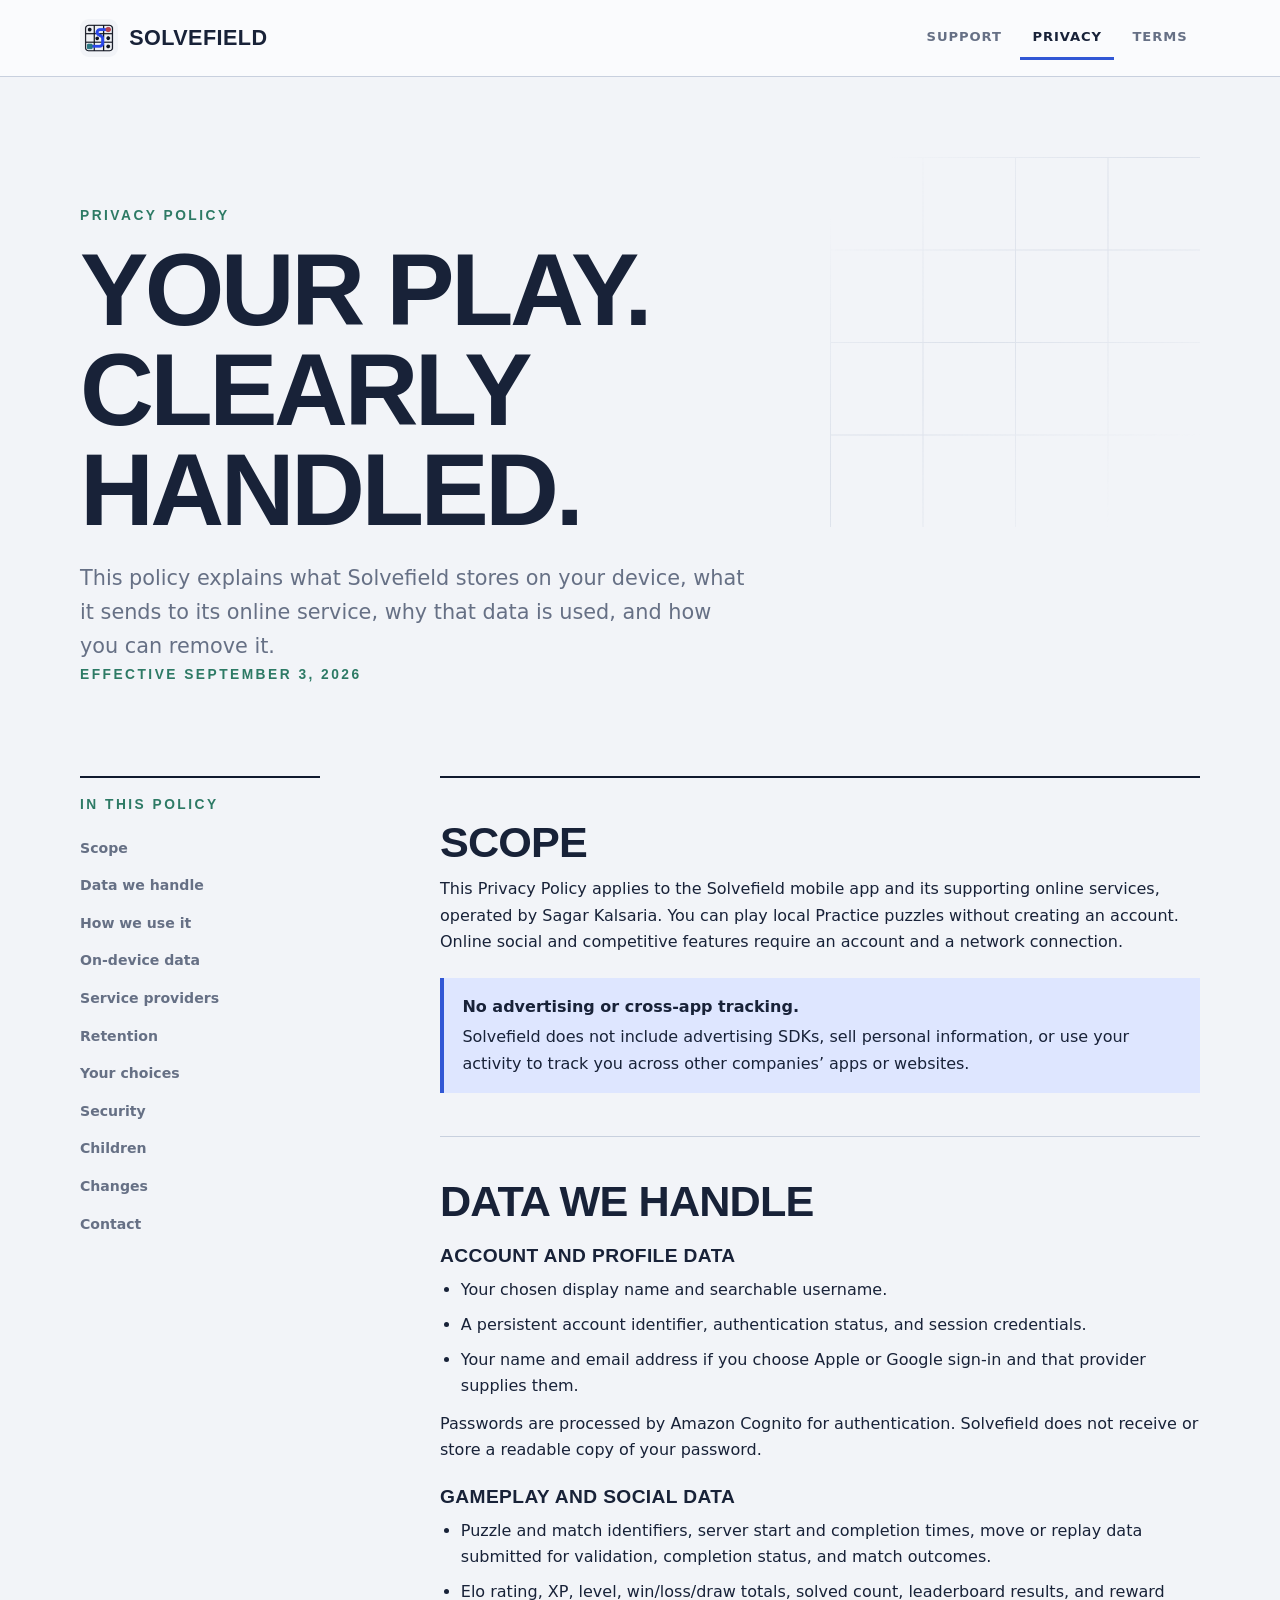
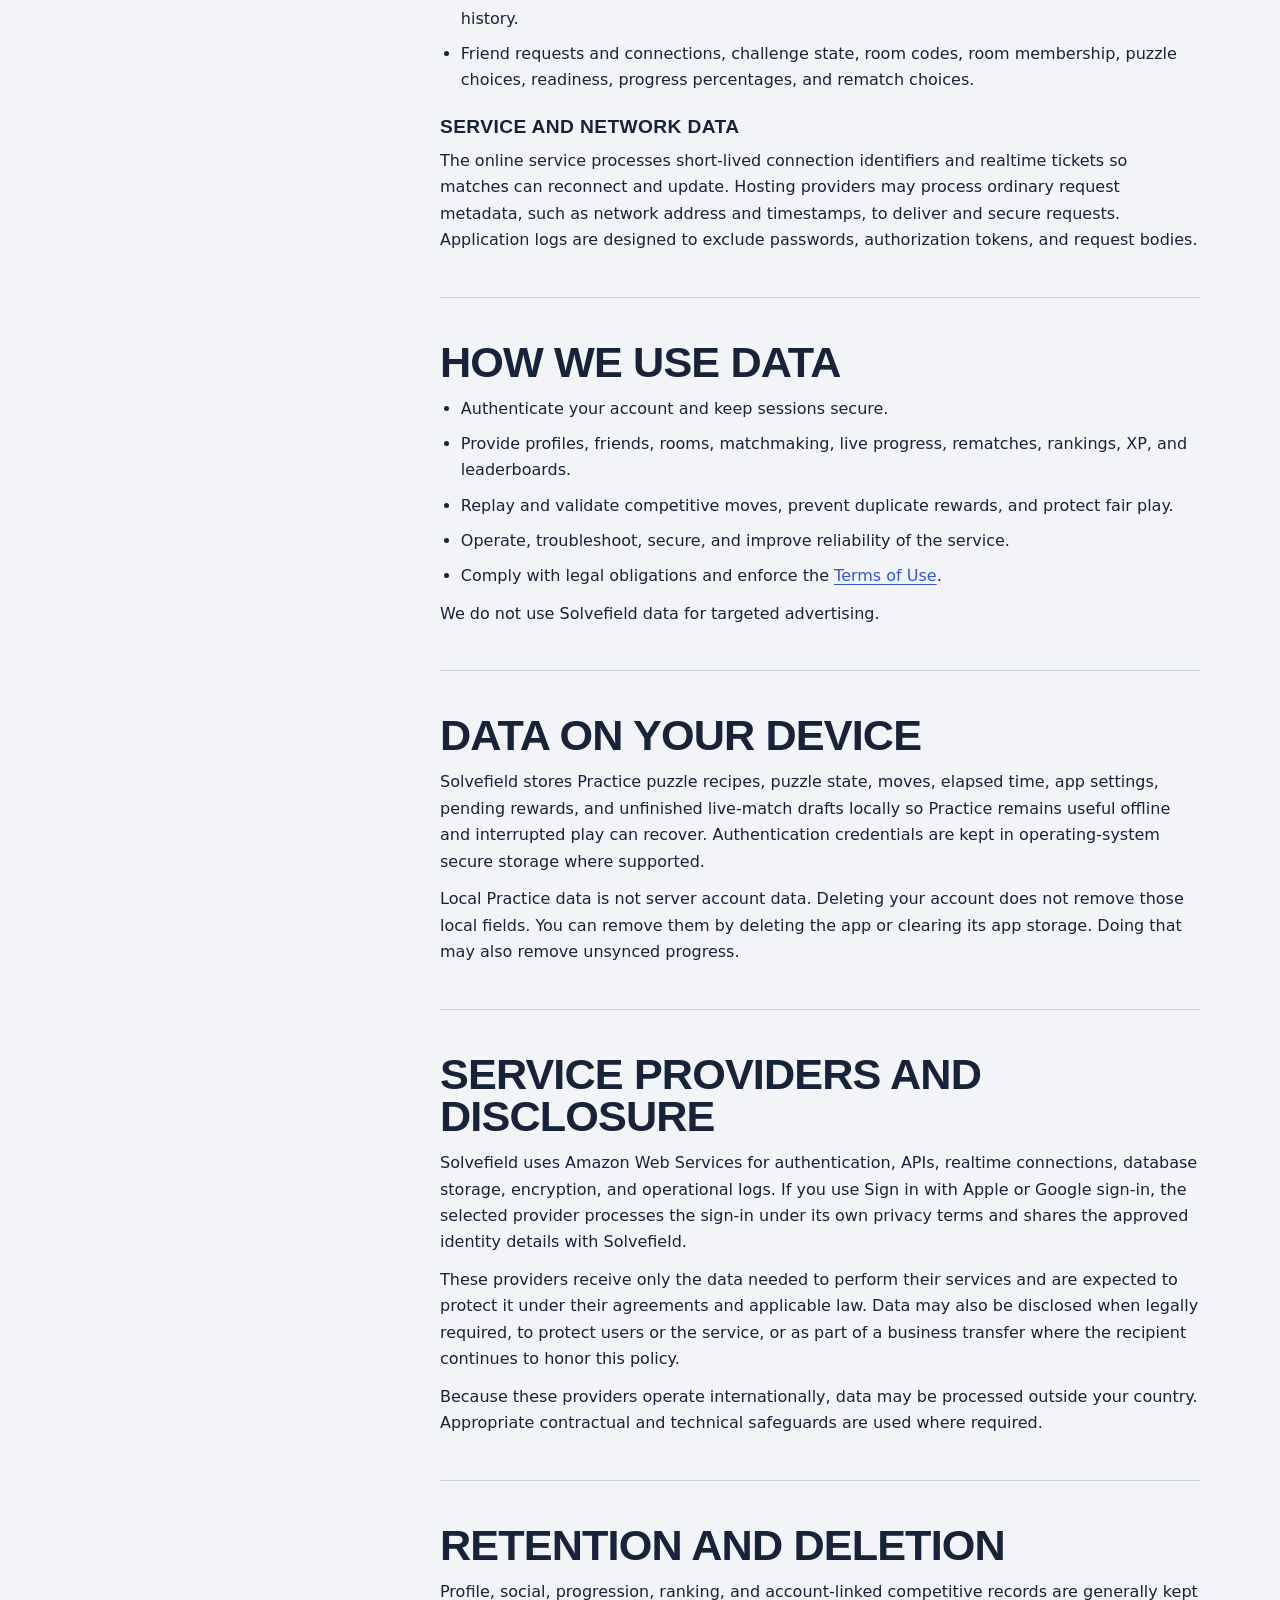
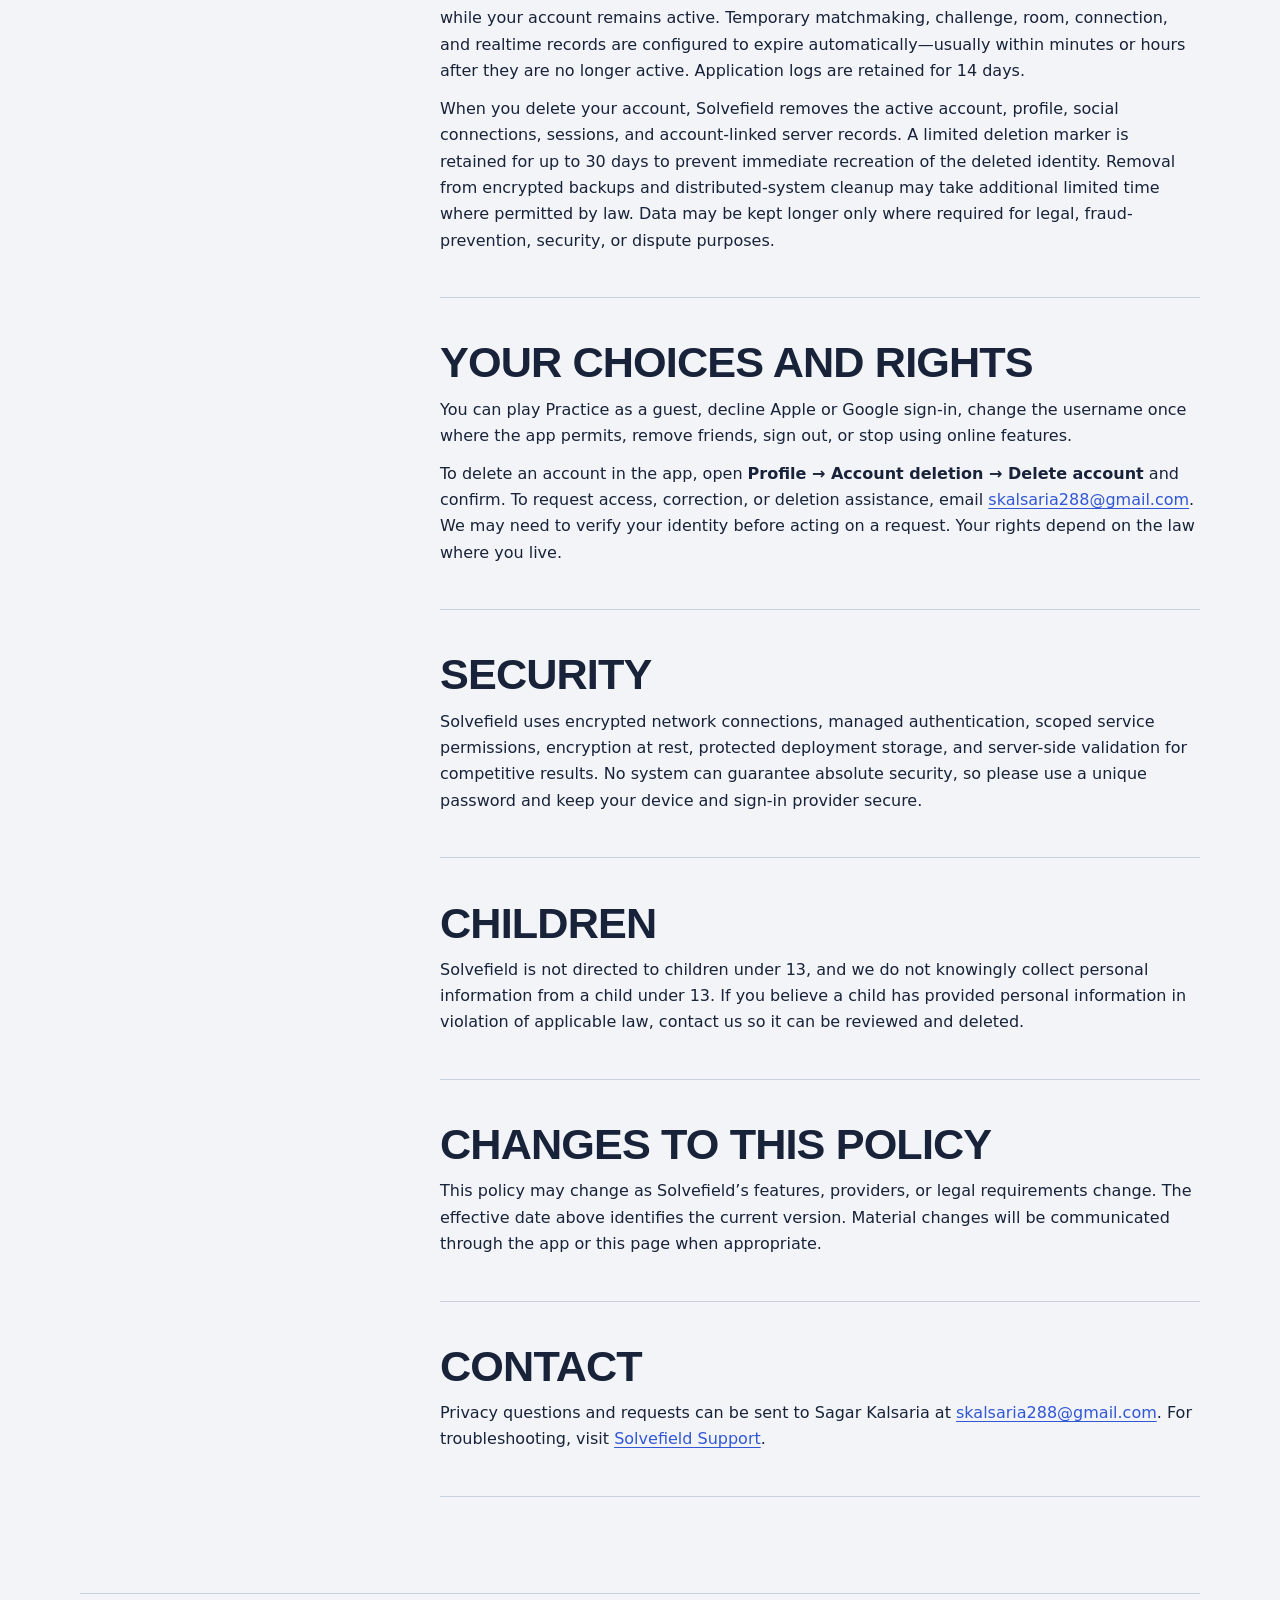
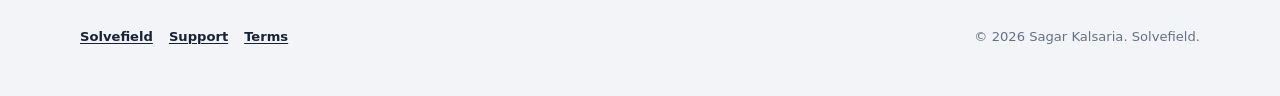
<file: solvefield/privacy/index.html>
<!doctype html>
<html lang="en">
<head>
  <meta charset="utf-8">
  <meta name="viewport" content="width=device-width, initial-scale=1">
  <title>Privacy Policy — Solvefield</title>
  <meta name="description" content="Solvefield Privacy Policy: account, gameplay, local storage, service providers, retention, and deletion.">
  <link rel="canonical" href="https://sagar-288.github.io/solvefield/privacy/">
  <link rel="icon" type="image/png" href="/solvefield/assets/favicon.png">
  <link rel="apple-touch-icon" href="/solvefield/assets/app-icon.png">
  <link rel="stylesheet" href="../styles.css">
</head>
<body>
  <a class="skip-link" href="#main">Skip to content</a>
  <header class="site-header">
    <nav class="nav" aria-label="Main navigation">
      <a class="brand" href="/solvefield/"><img class="brand-mark" src="/solvefield/assets/app-icon.png" alt="" width="38" height="38">Solvefield</a>
      <ul class="nav-links">
        <li><a href="/solvefield/support/">Support</a></li>
        <li><a href="/solvefield/privacy/" aria-current="page">Privacy</a></li>
        <li><a href="/solvefield/terms/">Terms</a></li>
      </ul>
    </nav>
  </header>

  <main id="main">
    <section class="hero">
      <p class="eyebrow">Privacy policy</p>
      <h1 class="legal-title">Your play. Clearly handled.</h1>
      <p class="lede">This policy explains what Solvefield stores on your device, what it sends to its online service, why that data is used, and how you can remove it.</p>
      <p class="meta">Effective September 3, 2026</p>
    </section>

    <div class="page-layout">
      <aside class="contents" aria-label="Policy contents">
        <p class="section-kicker">In this policy</p>
        <ul>
          <li><a href="#scope">Scope</a></li>
          <li><a href="#collect">Data we handle</a></li>
          <li><a href="#use">How we use it</a></li>
          <li><a href="#local">On-device data</a></li>
          <li><a href="#providers">Service providers</a></li>
          <li><a href="#retention">Retention</a></li>
          <li><a href="#choices">Your choices</a></li>
          <li><a href="#security">Security</a></li>
          <li><a href="#children">Children</a></li>
          <li><a href="#changes">Changes</a></li>
          <li><a href="#contact">Contact</a></li>
        </ul>
      </aside>

      <article class="document">
        <section id="scope">
          <h2>Scope</h2>
          <p>This Privacy Policy applies to the Solvefield mobile app and its supporting online services, operated by Sagar Kalsaria. You can play local Practice puzzles without creating an account. Online social and competitive features require an account and a network connection.</p>
          <div class="callout"><strong>No advertising or cross-app tracking.</strong>Solvefield does not include advertising SDKs, sell personal information, or use your activity to track you across other companies’ apps or websites.</div>
        </section>

        <section id="collect">
          <h2>Data we handle</h2>
          <h3>Account and profile data</h3>
          <ul>
            <li>Your chosen display name and searchable username.</li>
            <li>A persistent account identifier, authentication status, and session credentials.</li>
            <li>Your name and email address if you choose Apple or Google sign-in and that provider supplies them.</li>
          </ul>
          <p>Passwords are processed by Amazon Cognito for authentication. Solvefield does not receive or store a readable copy of your password.</p>

          <h3>Gameplay and social data</h3>
          <ul>
            <li>Puzzle and match identifiers, server start and completion times, move or replay data submitted for validation, completion status, and match outcomes.</li>
            <li>Elo rating, XP, level, win/loss/draw totals, solved count, leaderboard results, and reward history.</li>
            <li>Friend requests and connections, challenge state, room codes, room membership, puzzle choices, readiness, progress percentages, and rematch choices.</li>
          </ul>

          <h3>Service and network data</h3>
          <p>The online service processes short-lived connection identifiers and realtime tickets so matches can reconnect and update. Hosting providers may process ordinary request metadata, such as network address and timestamps, to deliver and secure requests. Application logs are designed to exclude passwords, authorization tokens, and request bodies.</p>
        </section>

        <section id="use">
          <h2>How we use data</h2>
          <ul>
            <li>Authenticate your account and keep sessions secure.</li>
            <li>Provide profiles, friends, rooms, matchmaking, live progress, rematches, rankings, XP, and leaderboards.</li>
            <li>Replay and validate competitive moves, prevent duplicate rewards, and protect fair play.</li>
            <li>Operate, troubleshoot, secure, and improve reliability of the service.</li>
            <li>Comply with legal obligations and enforce the <a href="/solvefield/terms/">Terms of Use</a>.</li>
          </ul>
          <p>We do not use Solvefield data for targeted advertising.</p>
        </section>

        <section id="local">
          <h2>Data on your device</h2>
          <p>Solvefield stores Practice puzzle recipes, puzzle state, moves, elapsed time, app settings, pending rewards, and unfinished live-match drafts locally so Practice remains useful offline and interrupted play can recover. Authentication credentials are kept in operating-system secure storage where supported.</p>
          <p>Local Practice data is not server account data. Deleting your account does not remove those local fields. You can remove them by deleting the app or clearing its app storage. Doing that may also remove unsynced progress.</p>
        </section>

        <section id="providers">
          <h2>Service providers and disclosure</h2>
          <p>Solvefield uses Amazon Web Services for authentication, APIs, realtime connections, database storage, encryption, and operational logs. If you use Sign in with Apple or Google sign-in, the selected provider processes the sign-in under its own privacy terms and shares the approved identity details with Solvefield.</p>
          <p>These providers receive only the data needed to perform their services and are expected to protect it under their agreements and applicable law. Data may also be disclosed when legally required, to protect users or the service, or as part of a business transfer where the recipient continues to honor this policy.</p>
          <p>Because these providers operate internationally, data may be processed outside your country. Appropriate contractual and technical safeguards are used where required.</p>
        </section>

        <section id="retention">
          <h2>Retention and deletion</h2>
          <p>Profile, social, progression, ranking, and account-linked competitive records are generally kept while your account remains active. Temporary matchmaking, challenge, room, connection, and realtime records are configured to expire automatically—usually within minutes or hours after they are no longer active. Application logs are retained for 14 days.</p>
          <p>When you delete your account, Solvefield removes the active account, profile, social connections, sessions, and account-linked server records. A limited deletion marker is retained for up to 30 days to prevent immediate recreation of the deleted identity. Removal from encrypted backups and distributed-system cleanup may take additional limited time where permitted by law. Data may be kept longer only where required for legal, fraud-prevention, security, or dispute purposes.</p>
        </section>

        <section id="choices">
          <h2>Your choices and rights</h2>
          <p>You can play Practice as a guest, decline Apple or Google sign-in, change the username once where the app permits, remove friends, sign out, or stop using online features.</p>
          <p>To delete an account in the app, open <strong>Profile → Account deletion → Delete account</strong> and confirm. To request access, correction, or deletion assistance, email <a href="mailto:skalsaria288@gmail.com?subject=Solvefield%20Privacy%20Request">skalsaria288@gmail.com</a>. We may need to verify your identity before acting on a request. Your rights depend on the law where you live.</p>
        </section>

        <section id="security">
          <h2>Security</h2>
          <p>Solvefield uses encrypted network connections, managed authentication, scoped service permissions, encryption at rest, protected deployment storage, and server-side validation for competitive results. No system can guarantee absolute security, so please use a unique password and keep your device and sign-in provider secure.</p>
        </section>

        <section id="children">
          <h2>Children</h2>
          <p>Solvefield is not directed to children under 13, and we do not knowingly collect personal information from a child under 13. If you believe a child has provided personal information in violation of applicable law, contact us so it can be reviewed and deleted.</p>
        </section>

        <section id="changes">
          <h2>Changes to this policy</h2>
          <p>This policy may change as Solvefield’s features, providers, or legal requirements change. The effective date above identifies the current version. Material changes will be communicated through the app or this page when appropriate.</p>
        </section>

        <section id="contact">
          <h2>Contact</h2>
          <p>Privacy questions and requests can be sent to Sagar Kalsaria at <a href="mailto:skalsaria288@gmail.com?subject=Solvefield%20Privacy">skalsaria288@gmail.com</a>. For troubleshooting, visit <a href="/solvefield/support/">Solvefield Support</a>.</p>
        </section>
      </article>
    </div>
  </main>

  <footer class="site-footer">
    <div class="footer-links"><a href="/solvefield/">Solvefield</a><a href="/solvefield/support/">Support</a><a href="/solvefield/terms/">Terms</a></div>
    <div>© 2026 Sagar Kalsaria. Solvefield.</div>
  </footer>
</body>
</html>
</file>
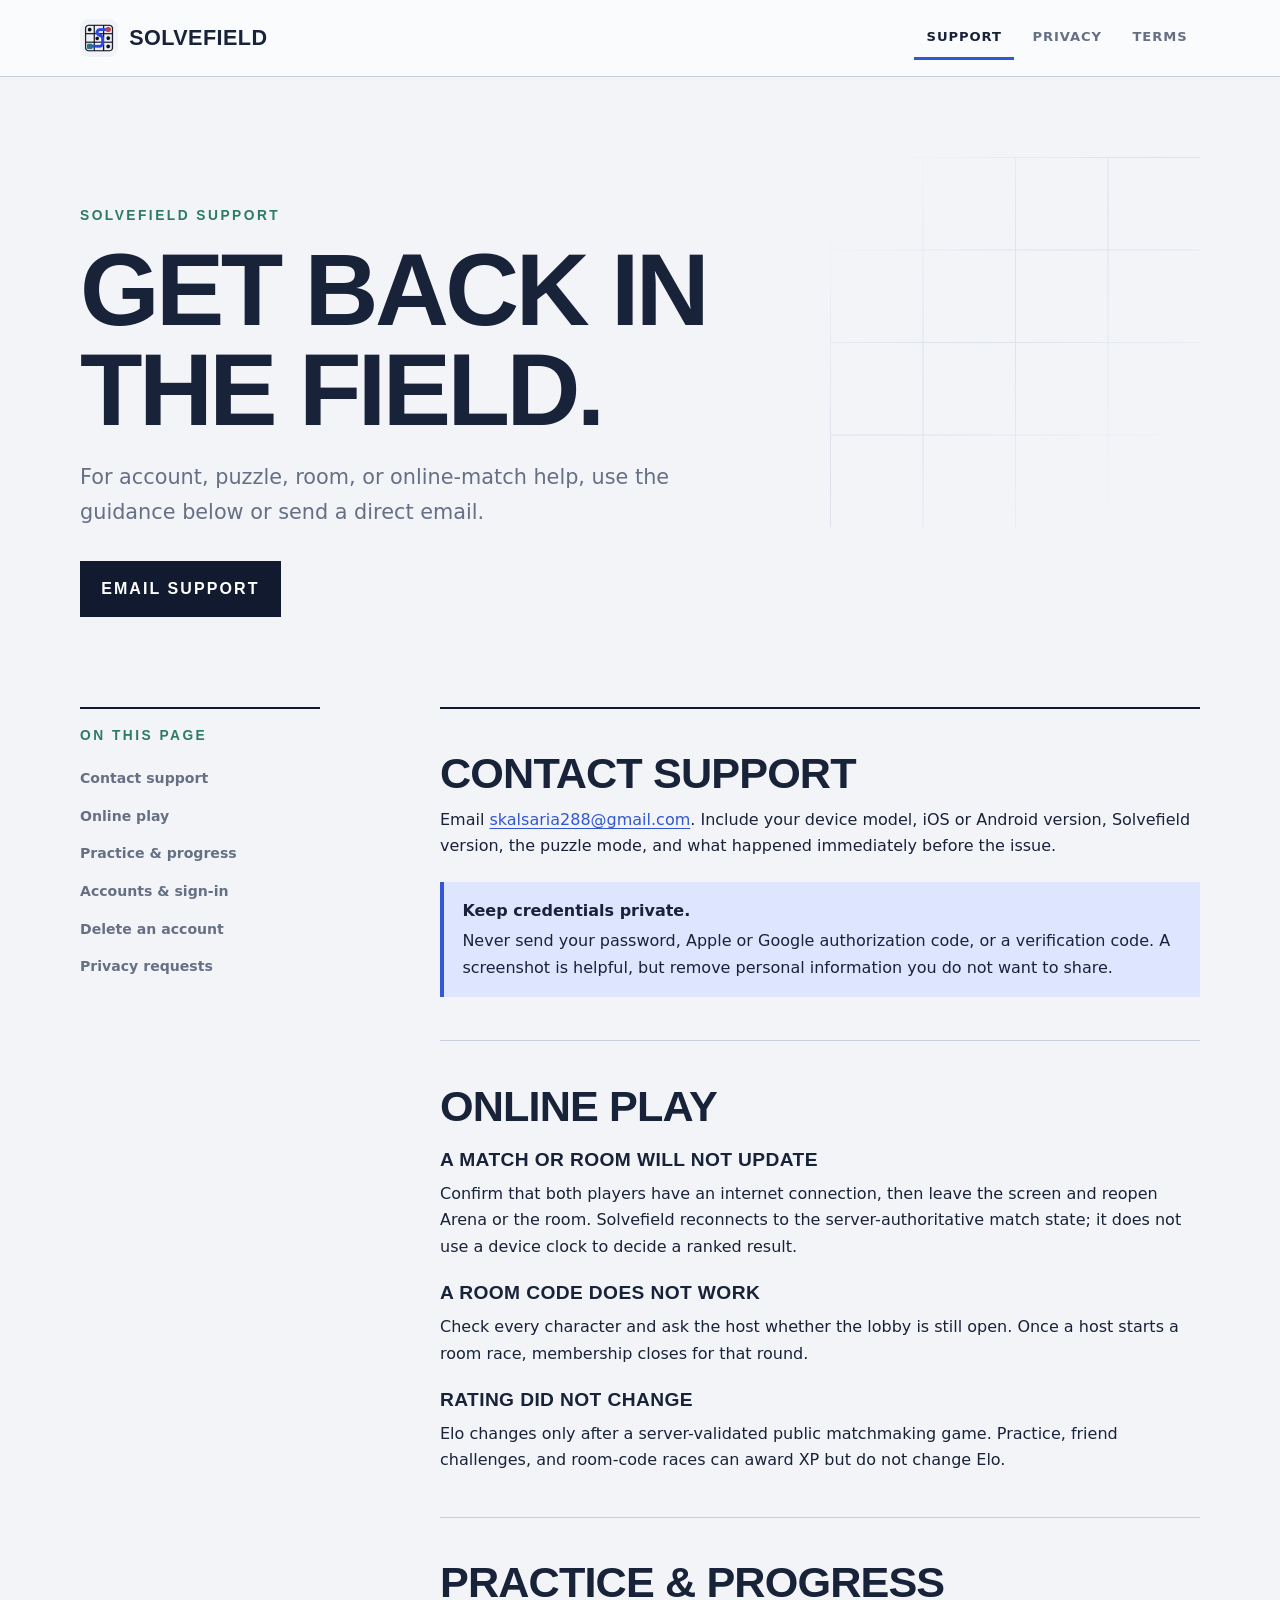
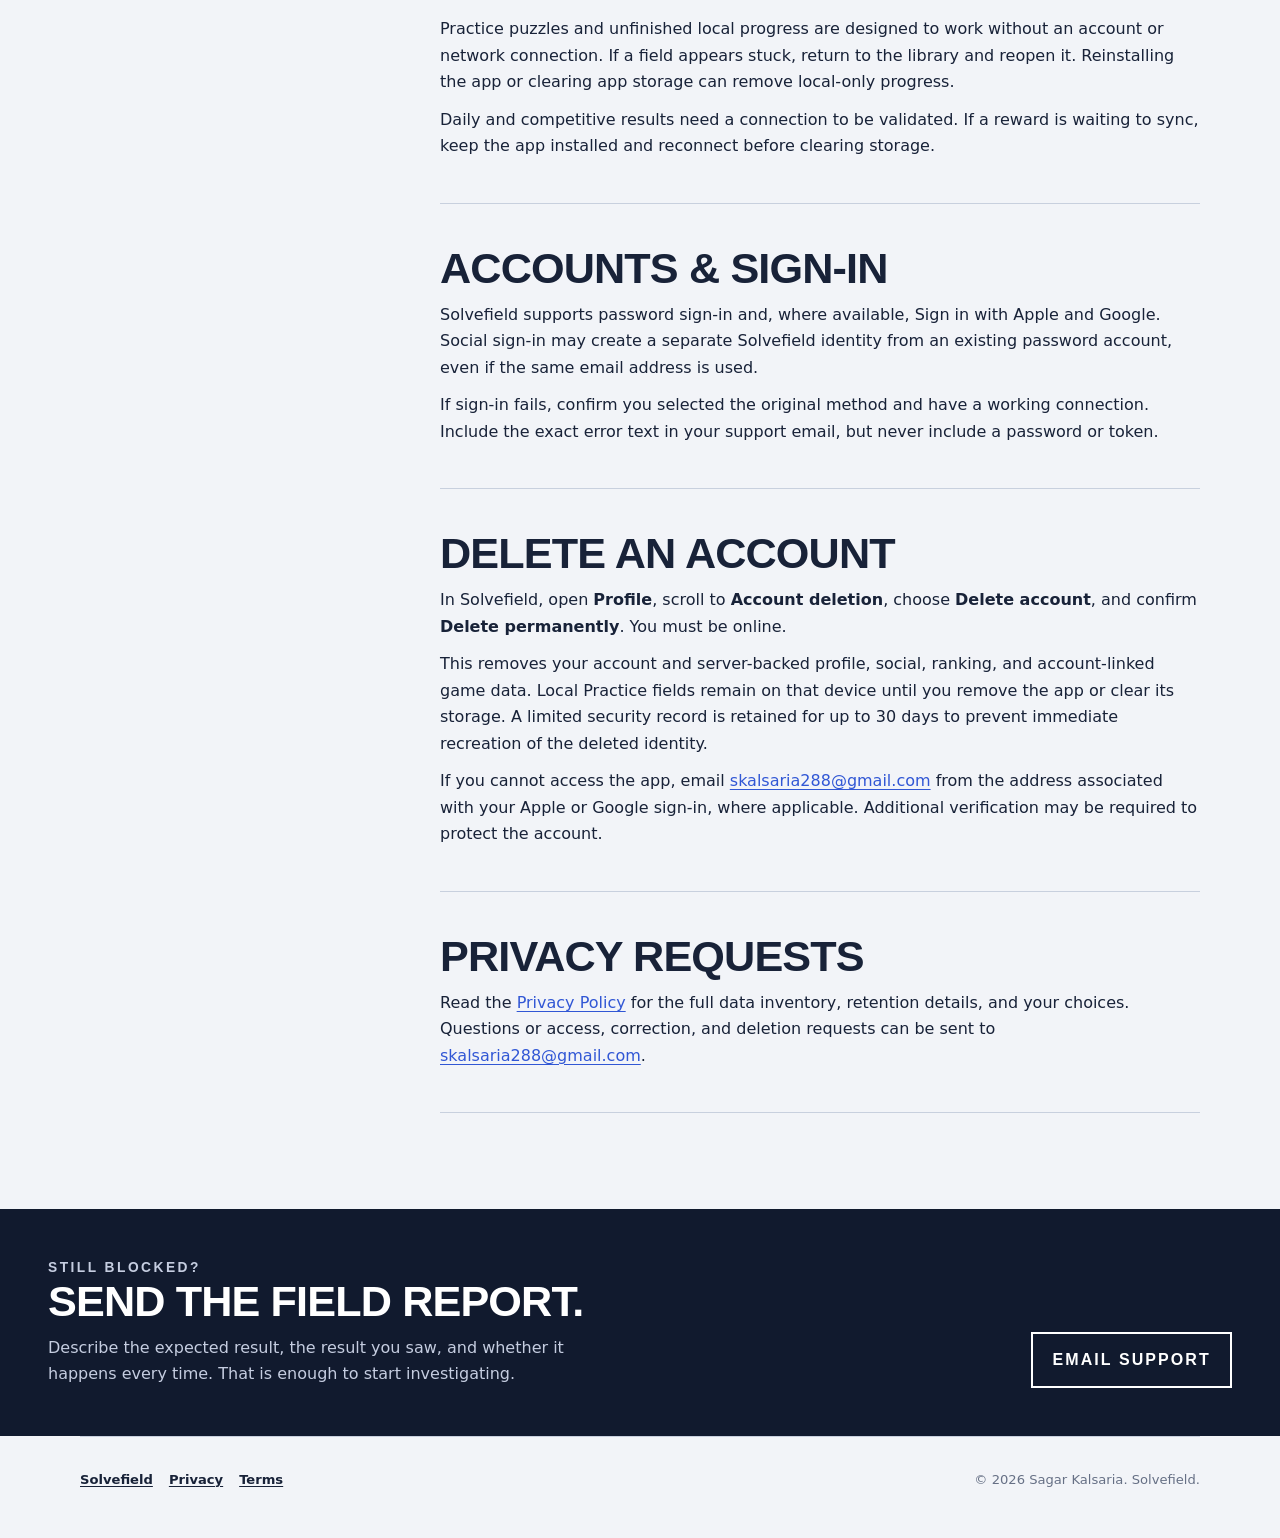
<file: solvefield/support/index.html>
<!doctype html>
<html lang="en">
<head>
  <meta charset="utf-8">
  <meta name="viewport" content="width=device-width, initial-scale=1">
  <title>Support — Solvefield</title>
  <meta name="description" content="Get help with Solvefield puzzles, accounts, rooms, online matches, and account deletion.">
  <link rel="canonical" href="https://sagar-288.github.io/solvefield/support/">
  <link rel="icon" type="image/png" href="/solvefield/assets/favicon.png">
  <link rel="apple-touch-icon" href="/solvefield/assets/app-icon.png">
  <link rel="stylesheet" href="../styles.css">
</head>
<body>
  <a class="skip-link" href="#main">Skip to content</a>
  <header class="site-header">
    <nav class="nav" aria-label="Main navigation">
      <a class="brand" href="/solvefield/"><img class="brand-mark" src="/solvefield/assets/app-icon.png" alt="" width="38" height="38">Solvefield</a>
      <ul class="nav-links">
        <li><a href="/solvefield/support/" aria-current="page">Support</a></li>
        <li><a href="/solvefield/privacy/">Privacy</a></li>
        <li><a href="/solvefield/terms/">Terms</a></li>
      </ul>
    </nav>
  </header>

  <main id="main">
    <section class="hero">
      <p class="eyebrow">Solvefield support</p>
      <h1 class="legal-title">Get back in the field.</h1>
      <p class="lede">For account, puzzle, room, or online-match help, use the guidance below or send a direct email.</p>
      <div class="hero-actions">
        <a class="button" href="mailto:skalsaria288@gmail.com?subject=Solvefield%20Support">Email support</a>
      </div>
    </section>

    <div class="page-layout">
      <aside class="contents" aria-label="Page contents">
        <p class="section-kicker">On this page</p>
        <ul>
          <li><a href="#contact">Contact support</a></li>
          <li><a href="#online">Online play</a></li>
          <li><a href="#practice">Practice &amp; progress</a></li>
          <li><a href="#account">Accounts &amp; sign-in</a></li>
          <li><a href="#deletion">Delete an account</a></li>
          <li><a href="#privacy">Privacy requests</a></li>
        </ul>
      </aside>

      <article class="document">
        <section id="contact">
          <h2>Contact support</h2>
          <p>Email <a href="mailto:skalsaria288@gmail.com?subject=Solvefield%20Support">skalsaria288@gmail.com</a>. Include your device model, iOS or Android version, Solvefield version, the puzzle mode, and what happened immediately before the issue.</p>
          <div class="callout"><strong>Keep credentials private.</strong>Never send your password, Apple or Google authorization code, or a verification code. A screenshot is helpful, but remove personal information you do not want to share.</div>
        </section>

        <section id="online">
          <h2>Online play</h2>
          <h3>A match or room will not update</h3>
          <p>Confirm that both players have an internet connection, then leave the screen and reopen Arena or the room. Solvefield reconnects to the server-authoritative match state; it does not use a device clock to decide a ranked result.</p>
          <h3>A room code does not work</h3>
          <p>Check every character and ask the host whether the lobby is still open. Once a host starts a room race, membership closes for that round.</p>
          <h3>Rating did not change</h3>
          <p>Elo changes only after a server-validated public matchmaking game. Practice, friend challenges, and room-code races can award XP but do not change Elo.</p>
        </section>

        <section id="practice">
          <h2>Practice &amp; progress</h2>
          <p>Practice puzzles and unfinished local progress are designed to work without an account or network connection. If a field appears stuck, return to the library and reopen it. Reinstalling the app or clearing app storage can remove local-only progress.</p>
          <p>Daily and competitive results need a connection to be validated. If a reward is waiting to sync, keep the app installed and reconnect before clearing storage.</p>
        </section>

        <section id="account">
          <h2>Accounts &amp; sign-in</h2>
          <p>Solvefield supports password sign-in and, where available, Sign in with Apple and Google. Social sign-in may create a separate Solvefield identity from an existing password account, even if the same email address is used.</p>
          <p>If sign-in fails, confirm you selected the original method and have a working connection. Include the exact error text in your support email, but never include a password or token.</p>
        </section>

        <section id="deletion">
          <h2>Delete an account</h2>
          <p>In Solvefield, open <strong>Profile</strong>, scroll to <strong>Account deletion</strong>, choose <strong>Delete account</strong>, and confirm <strong>Delete permanently</strong>. You must be online.</p>
          <p>This removes your account and server-backed profile, social, ranking, and account-linked game data. Local Practice fields remain on that device until you remove the app or clear its storage. A limited security record is retained for up to 30 days to prevent immediate recreation of the deleted identity.</p>
          <p>If you cannot access the app, email <a href="mailto:skalsaria288@gmail.com?subject=Solvefield%20Account%20Deletion">skalsaria288@gmail.com</a> from the address associated with your Apple or Google sign-in, where applicable. Additional verification may be required to protect the account.</p>
        </section>

        <section id="privacy">
          <h2>Privacy requests</h2>
          <p>Read the <a href="/solvefield/privacy/">Privacy Policy</a> for the full data inventory, retention details, and your choices. Questions or access, correction, and deletion requests can be sent to <a href="mailto:skalsaria288@gmail.com?subject=Solvefield%20Privacy">skalsaria288@gmail.com</a>.</p>
        </section>
      </article>
    </div>

    <section class="contact-panel" aria-label="Email Solvefield support">
      <div><p class="section-kicker">Still blocked?</p><h2>Send the field report.</h2><p>Describe the expected result, the result you saw, and whether it happens every time. That is enough to start investigating.</p></div>
      <a class="button" href="mailto:skalsaria288@gmail.com?subject=Solvefield%20Support">Email support</a>
    </section>
  </main>

  <footer class="site-footer">
    <div class="footer-links"><a href="/solvefield/">Solvefield</a><a href="/solvefield/privacy/">Privacy</a><a href="/solvefield/terms/">Terms</a></div>
    <div>© 2026 Sagar Kalsaria. Solvefield.</div>
  </footer>
</body>
</html>
</file>
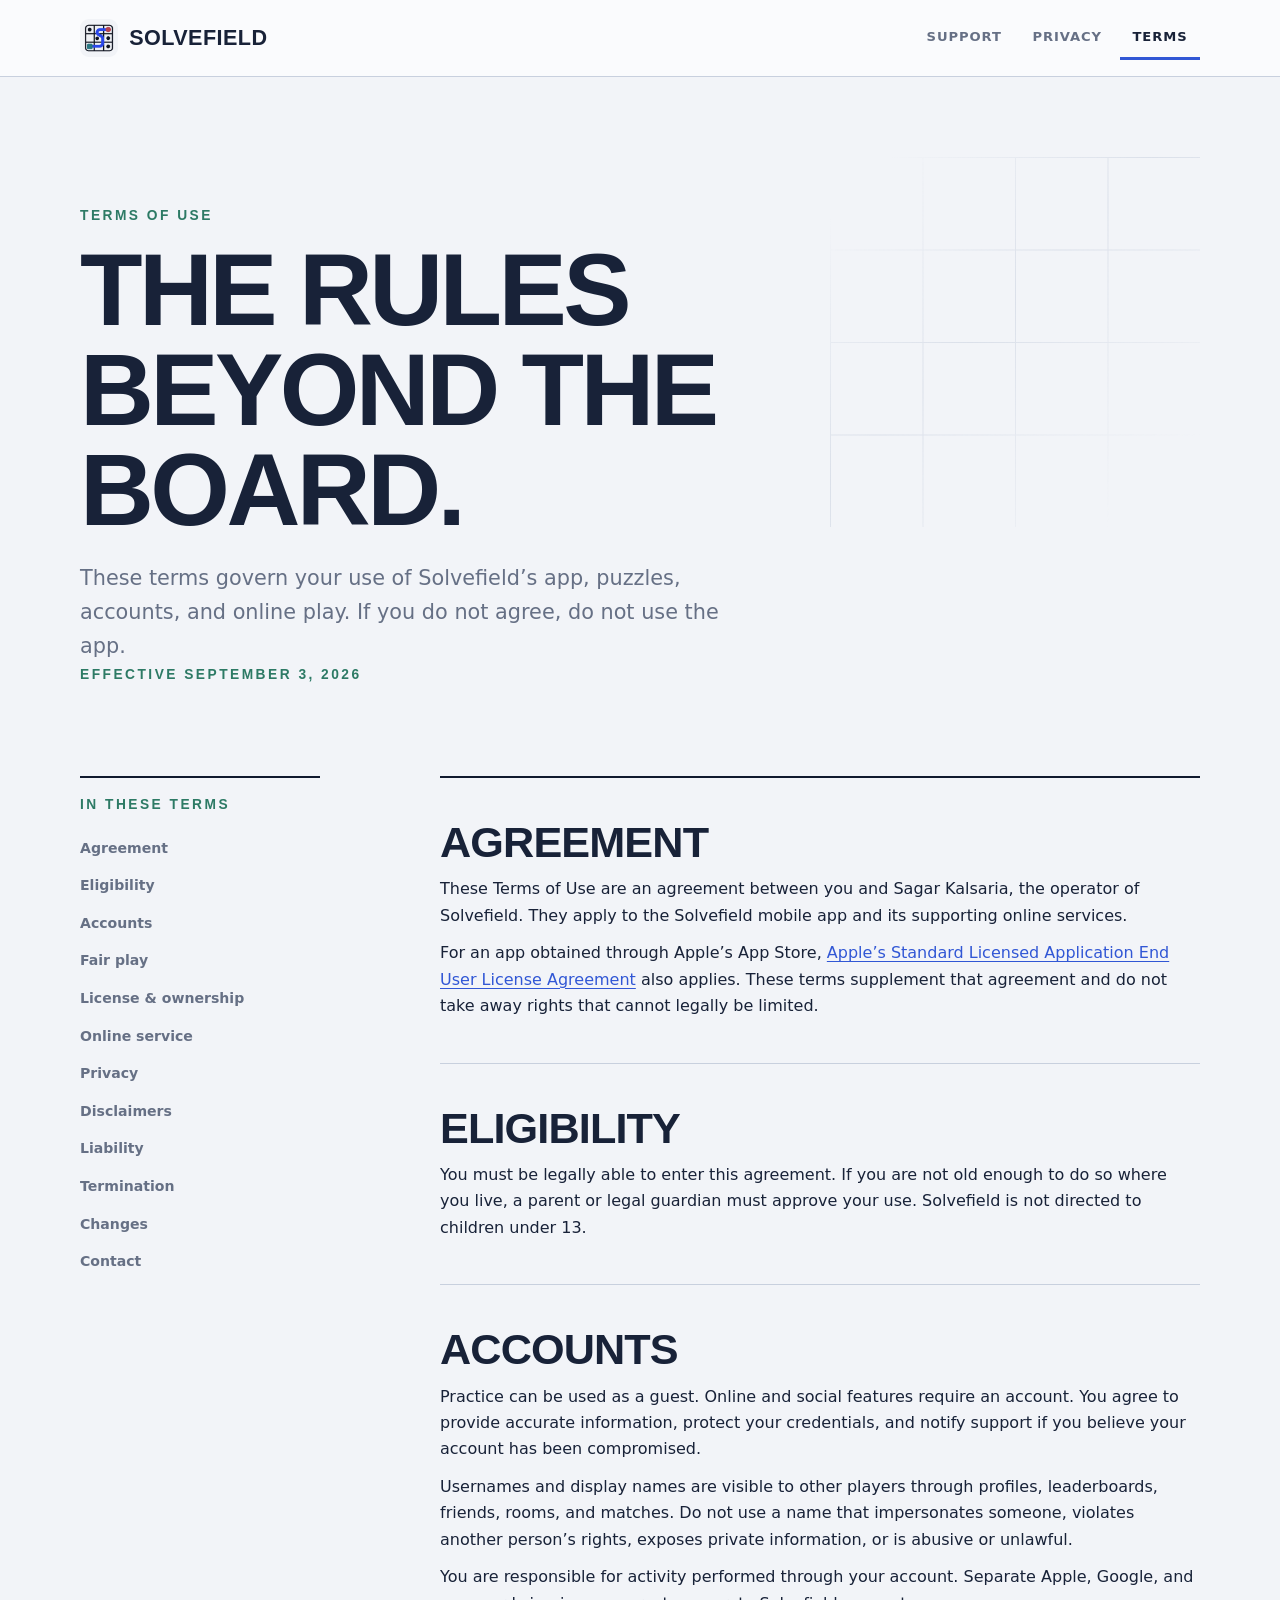
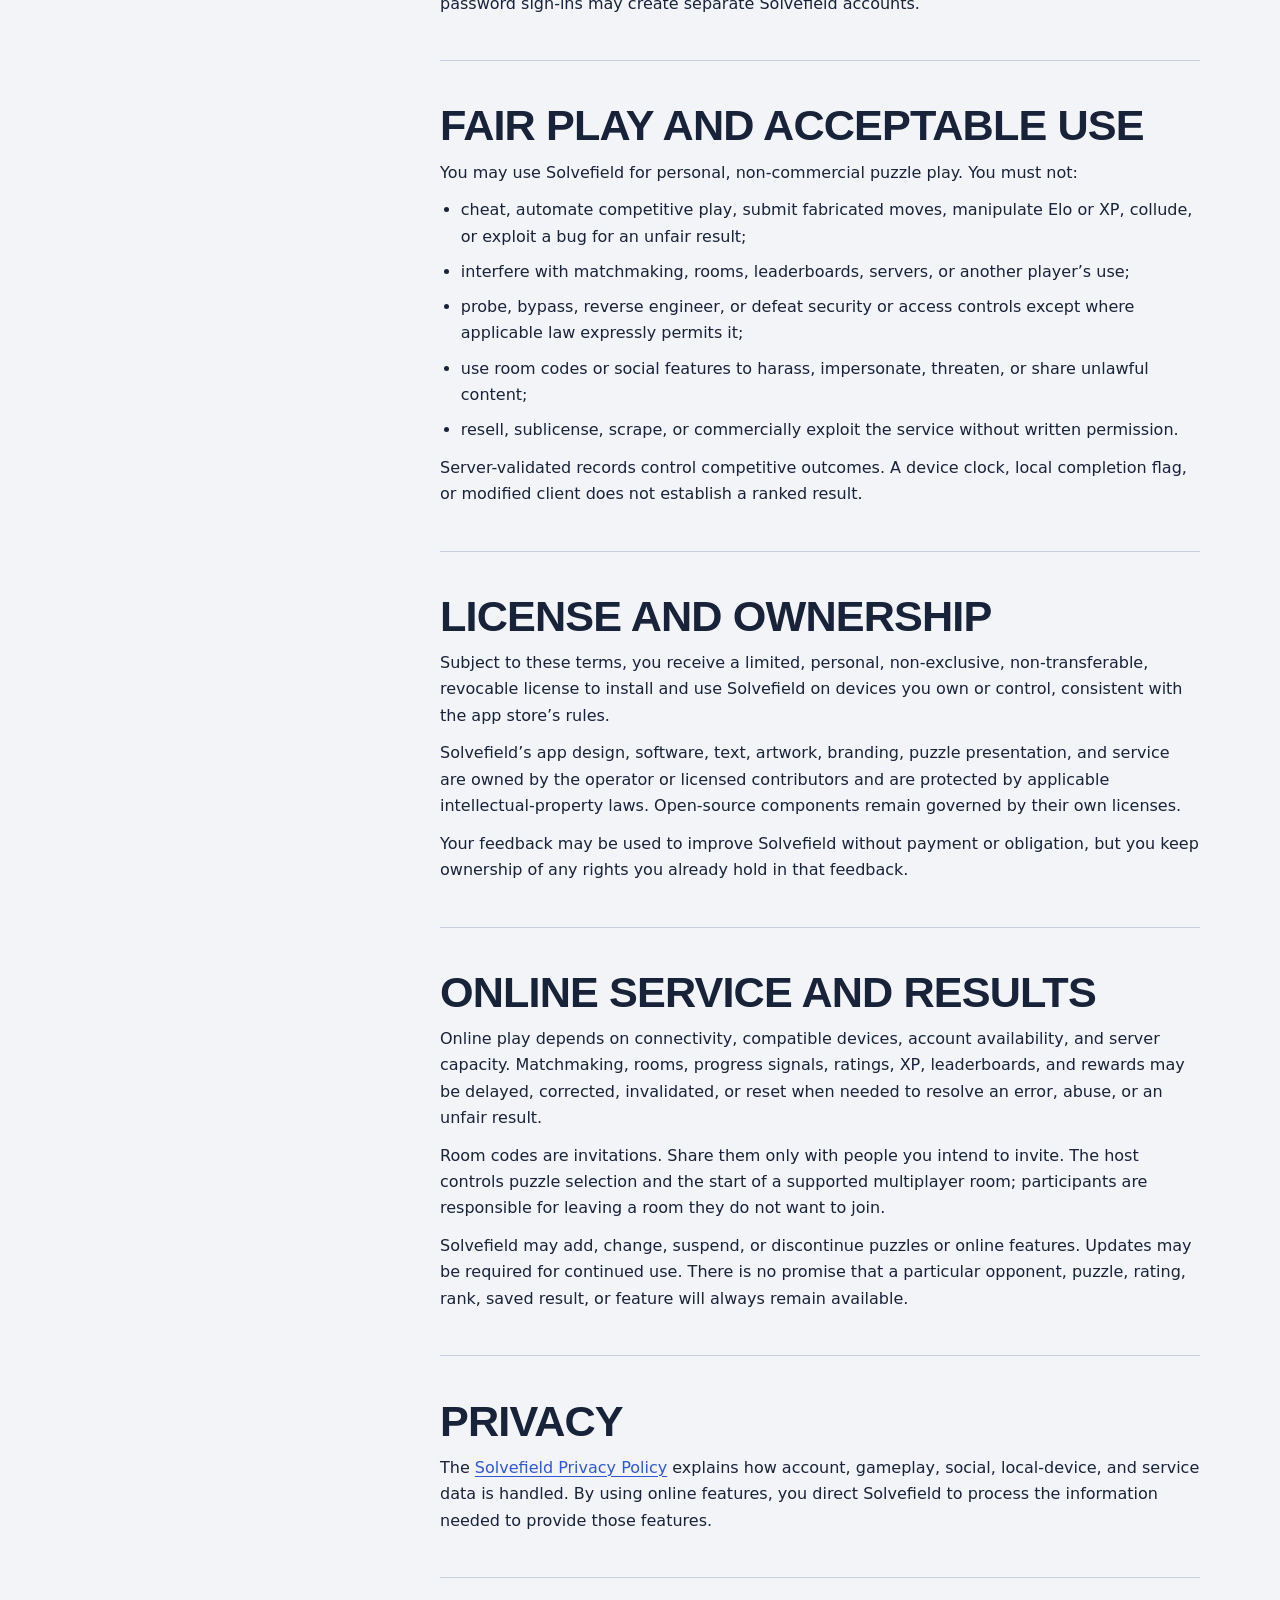
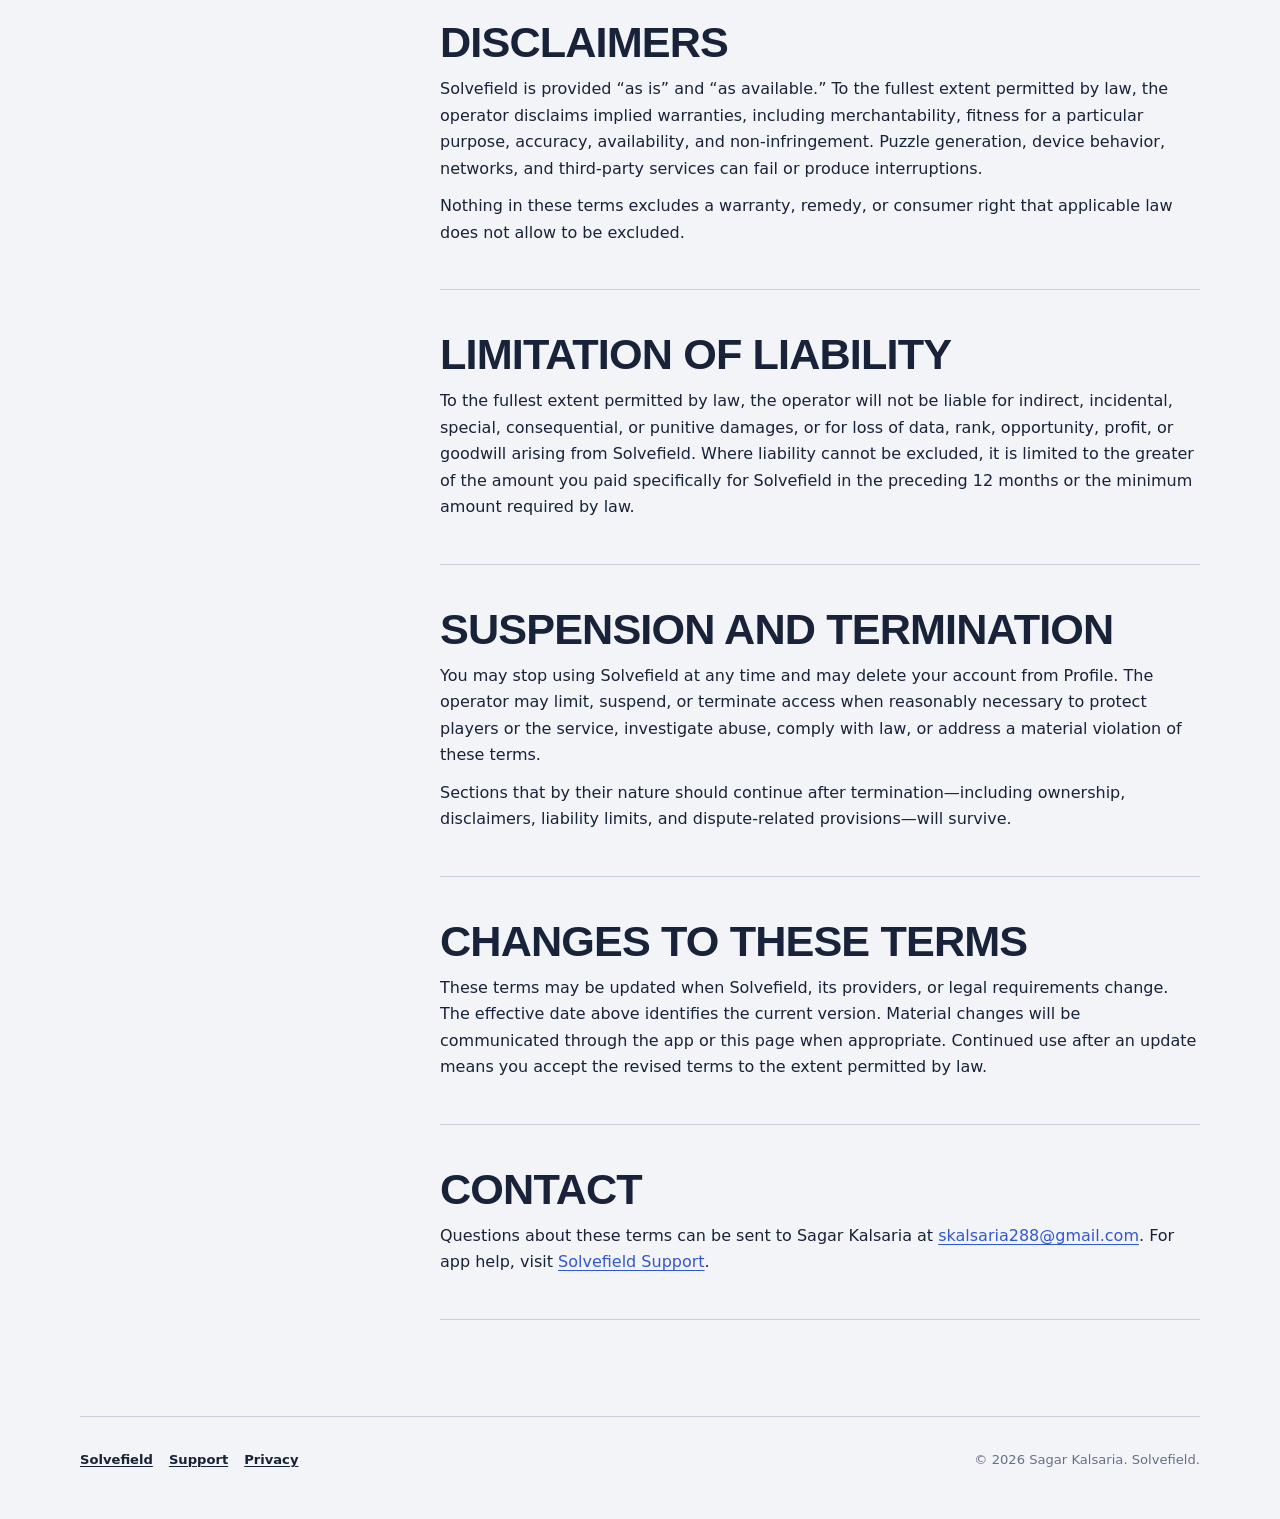
<file: solvefield/terms/index.html>
<!doctype html>
<html lang="en">
<head>
  <meta charset="utf-8">
  <meta name="viewport" content="width=device-width, initial-scale=1">
  <title>Terms of Use — Solvefield</title>
  <meta name="description" content="Terms of Use for Solvefield, including accounts, fair play, online rooms, and service availability.">
  <link rel="canonical" href="https://sagar-288.github.io/solvefield/terms/">
  <link rel="icon" type="image/png" href="/solvefield/assets/favicon.png">
  <link rel="apple-touch-icon" href="/solvefield/assets/app-icon.png">
  <link rel="stylesheet" href="../styles.css">
</head>
<body>
  <a class="skip-link" href="#main">Skip to content</a>
  <header class="site-header">
    <nav class="nav" aria-label="Main navigation">
      <a class="brand" href="/solvefield/"><img class="brand-mark" src="/solvefield/assets/app-icon.png" alt="" width="38" height="38">Solvefield</a>
      <ul class="nav-links">
        <li><a href="/solvefield/support/">Support</a></li>
        <li><a href="/solvefield/privacy/">Privacy</a></li>
        <li><a href="/solvefield/terms/" aria-current="page">Terms</a></li>
      </ul>
    </nav>
  </header>

  <main id="main">
    <section class="hero">
      <p class="eyebrow">Terms of use</p>
      <h1 class="legal-title">The rules beyond the board.</h1>
      <p class="lede">These terms govern your use of Solvefield’s app, puzzles, accounts, and online play. If you do not agree, do not use the app.</p>
      <p class="meta">Effective September 3, 2026</p>
    </section>

    <div class="page-layout">
      <aside class="contents" aria-label="Terms contents">
        <p class="section-kicker">In these terms</p>
        <ul>
          <li><a href="#agreement">Agreement</a></li>
          <li><a href="#eligibility">Eligibility</a></li>
          <li><a href="#accounts">Accounts</a></li>
          <li><a href="#fair-play">Fair play</a></li>
          <li><a href="#license">License &amp; ownership</a></li>
          <li><a href="#online">Online service</a></li>
          <li><a href="#privacy">Privacy</a></li>
          <li><a href="#disclaimers">Disclaimers</a></li>
          <li><a href="#liability">Liability</a></li>
          <li><a href="#termination">Termination</a></li>
          <li><a href="#changes">Changes</a></li>
          <li><a href="#contact">Contact</a></li>
        </ul>
      </aside>

      <article class="document">
        <section id="agreement">
          <h2>Agreement</h2>
          <p>These Terms of Use are an agreement between you and Sagar Kalsaria, the operator of Solvefield. They apply to the Solvefield mobile app and its supporting online services.</p>
          <p>For an app obtained through Apple’s App Store, <a href="https://www.apple.com/legal/internet-services/itunes/dev/stdeula/" rel="external">Apple’s Standard Licensed Application End User License Agreement</a> also applies. These terms supplement that agreement and do not take away rights that cannot legally be limited.</p>
        </section>

        <section id="eligibility">
          <h2>Eligibility</h2>
          <p>You must be legally able to enter this agreement. If you are not old enough to do so where you live, a parent or legal guardian must approve your use. Solvefield is not directed to children under 13.</p>
        </section>

        <section id="accounts">
          <h2>Accounts</h2>
          <p>Practice can be used as a guest. Online and social features require an account. You agree to provide accurate information, protect your credentials, and notify support if you believe your account has been compromised.</p>
          <p>Usernames and display names are visible to other players through profiles, leaderboards, friends, rooms, and matches. Do not use a name that impersonates someone, violates another person’s rights, exposes private information, or is abusive or unlawful.</p>
          <p>You are responsible for activity performed through your account. Separate Apple, Google, and password sign-ins may create separate Solvefield accounts.</p>
        </section>

        <section id="fair-play">
          <h2>Fair play and acceptable use</h2>
          <p>You may use Solvefield for personal, non-commercial puzzle play. You must not:</p>
          <ul>
            <li>cheat, automate competitive play, submit fabricated moves, manipulate Elo or XP, collude, or exploit a bug for an unfair result;</li>
            <li>interfere with matchmaking, rooms, leaderboards, servers, or another player’s use;</li>
            <li>probe, bypass, reverse engineer, or defeat security or access controls except where applicable law expressly permits it;</li>
            <li>use room codes or social features to harass, impersonate, threaten, or share unlawful content;</li>
            <li>resell, sublicense, scrape, or commercially exploit the service without written permission.</li>
          </ul>
          <p>Server-validated records control competitive outcomes. A device clock, local completion flag, or modified client does not establish a ranked result.</p>
        </section>

        <section id="license">
          <h2>License and ownership</h2>
          <p>Subject to these terms, you receive a limited, personal, non-exclusive, non-transferable, revocable license to install and use Solvefield on devices you own or control, consistent with the app store’s rules.</p>
          <p>Solvefield’s app design, software, text, artwork, branding, puzzle presentation, and service are owned by the operator or licensed contributors and are protected by applicable intellectual-property laws. Open-source components remain governed by their own licenses.</p>
          <p>Your feedback may be used to improve Solvefield without payment or obligation, but you keep ownership of any rights you already hold in that feedback.</p>
        </section>

        <section id="online">
          <h2>Online service and results</h2>
          <p>Online play depends on connectivity, compatible devices, account availability, and server capacity. Matchmaking, rooms, progress signals, ratings, XP, leaderboards, and rewards may be delayed, corrected, invalidated, or reset when needed to resolve an error, abuse, or an unfair result.</p>
          <p>Room codes are invitations. Share them only with people you intend to invite. The host controls puzzle selection and the start of a supported multiplayer room; participants are responsible for leaving a room they do not want to join.</p>
          <p>Solvefield may add, change, suspend, or discontinue puzzles or online features. Updates may be required for continued use. There is no promise that a particular opponent, puzzle, rating, rank, saved result, or feature will always remain available.</p>
        </section>

        <section id="privacy">
          <h2>Privacy</h2>
          <p>The <a href="/solvefield/privacy/">Solvefield Privacy Policy</a> explains how account, gameplay, social, local-device, and service data is handled. By using online features, you direct Solvefield to process the information needed to provide those features.</p>
        </section>

        <section id="disclaimers">
          <h2>Disclaimers</h2>
          <p>Solvefield is provided “as is” and “as available.” To the fullest extent permitted by law, the operator disclaims implied warranties, including merchantability, fitness for a particular purpose, accuracy, availability, and non-infringement. Puzzle generation, device behavior, networks, and third-party services can fail or produce interruptions.</p>
          <p>Nothing in these terms excludes a warranty, remedy, or consumer right that applicable law does not allow to be excluded.</p>
        </section>

        <section id="liability">
          <h2>Limitation of liability</h2>
          <p>To the fullest extent permitted by law, the operator will not be liable for indirect, incidental, special, consequential, or punitive damages, or for loss of data, rank, opportunity, profit, or goodwill arising from Solvefield. Where liability cannot be excluded, it is limited to the greater of the amount you paid specifically for Solvefield in the preceding 12 months or the minimum amount required by law.</p>
        </section>

        <section id="termination">
          <h2>Suspension and termination</h2>
          <p>You may stop using Solvefield at any time and may delete your account from Profile. The operator may limit, suspend, or terminate access when reasonably necessary to protect players or the service, investigate abuse, comply with law, or address a material violation of these terms.</p>
          <p>Sections that by their nature should continue after termination—including ownership, disclaimers, liability limits, and dispute-related provisions—will survive.</p>
        </section>

        <section id="changes">
          <h2>Changes to these terms</h2>
          <p>These terms may be updated when Solvefield, its providers, or legal requirements change. The effective date above identifies the current version. Material changes will be communicated through the app or this page when appropriate. Continued use after an update means you accept the revised terms to the extent permitted by law.</p>
        </section>

        <section id="contact">
          <h2>Contact</h2>
          <p>Questions about these terms can be sent to Sagar Kalsaria at <a href="mailto:skalsaria288@gmail.com?subject=Solvefield%20Terms">skalsaria288@gmail.com</a>. For app help, visit <a href="/solvefield/support/">Solvefield Support</a>.</p>
        </section>
      </article>
    </div>
  </main>

  <footer class="site-footer">
    <div class="footer-links"><a href="/solvefield/">Solvefield</a><a href="/solvefield/support/">Support</a><a href="/solvefield/privacy/">Privacy</a></div>
    <div>© 2026 Sagar Kalsaria. Solvefield.</div>
  </footer>
</body>
</html>
</file>
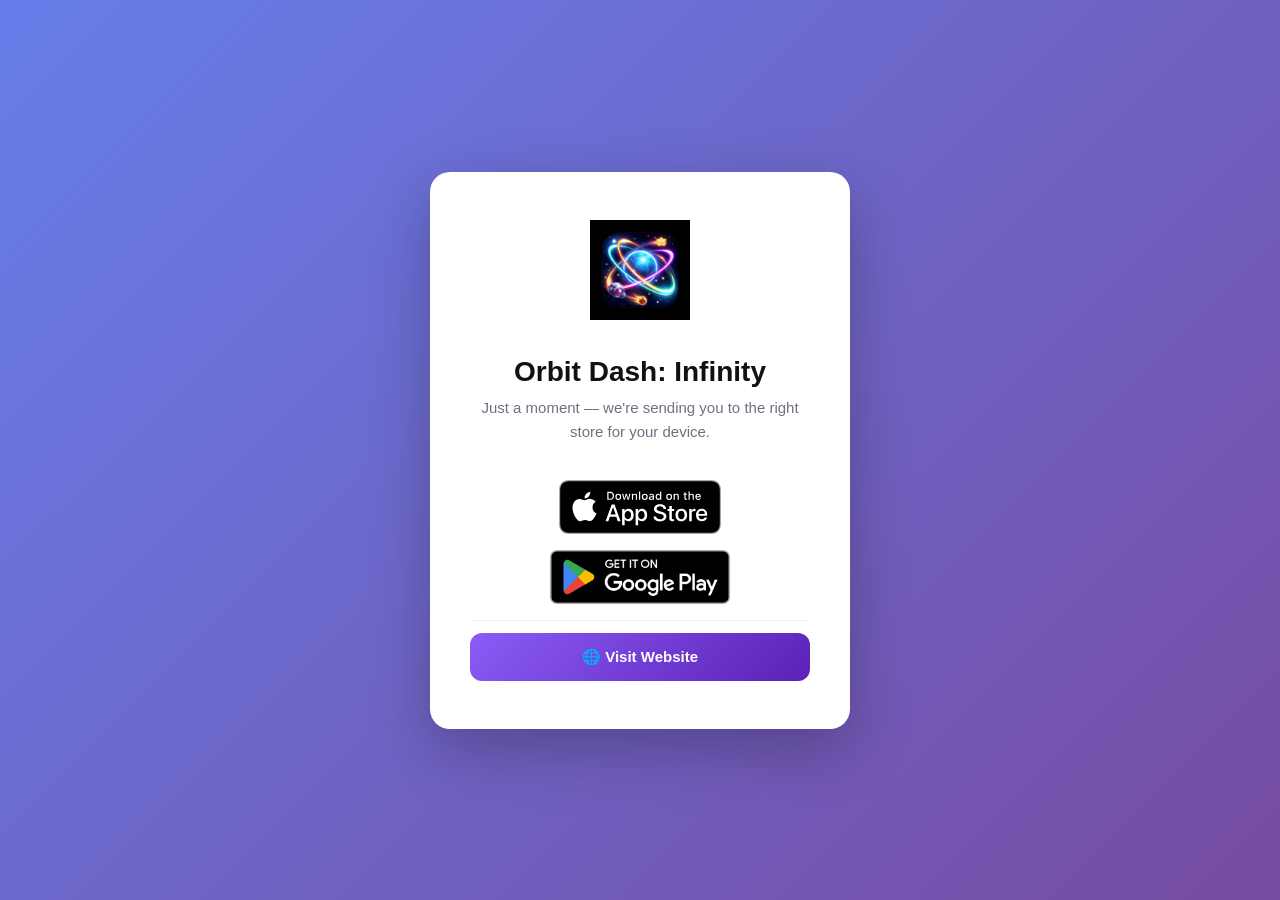
<file: orbitdash/redirect.html>
<!DOCTYPE html>
<html lang="en">
<head>
  <meta charset="UTF-8" />
  <meta name="viewport" content="width=device-width, initial-scale=1.0" />
  <title>Orbit Dash — Download</title>

  <script>
    // ─── CONFIGURE ───────────────────────────────────────────────
    var APP_STORE_ID = "id6759604722";
    var APP_STORE_PATH = "/app/orbit-dash-infinity/" + APP_STORE_ID;
    var ANDROID_URL = "https://play.google.com/store/apps/details?id=com.orbitdash.orbitdash";
    var FALLBACK_URL= "https://sagar-288.github.io/orbitdash/";
    // ─────────────────────────────────────────────────────────────

    // Map navigator language to App Store country code
    function getAppStoreCountry() {
      var lang = (navigator.language || navigator.userLanguage || "").toLowerCase();
      // language-region pairs → country code
      var regionMap = {
        "en-us": "us", "en-gb": "gb", "en-au": "au", "en-ca": "ca", "en-in": "in",
        "en-nz": "nz", "en-sg": "sg", "en-za": "za", "en-ie": "ie", "en-ph": "ph",
        "fr-fr": "fr", "fr-ca": "ca", "fr-be": "be", "fr-ch": "ch",
        "de-de": "de", "de-at": "at", "de-ch": "ch",
        "es-es": "es", "es-mx": "mx", "es-ar": "ar", "es-co": "co", "es-cl": "cl",
        "pt-br": "br", "pt-pt": "pt",
        "it-it": "it", "nl-nl": "nl", "nl-be": "be",
        "ja-jp": "jp", "ko-kr": "kr", "zh-cn": "cn", "zh-tw": "tw", "zh-hk": "hk",
        "ru-ru": "ru", "tr-tr": "tr", "pl-pl": "pl", "sv-se": "se", "nb-no": "no",
        "da-dk": "dk", "fi-fi": "fi", "th-th": "th", "vi-vn": "vn", "id-id": "id",
        "ms-my": "my", "ar-sa": "sa", "ar-ae": "ae", "he-il": "il", "hi-in": "in",
        "uk-ua": "ua", "ro-ro": "ro", "hu-hu": "hu", "cs-cz": "cz", "sk-sk": "sk",
        "el-gr": "gr", "bg-bg": "bg", "hr-hr": "hr"
      };
      // language-only fallback
      var langMap = {
        "en": "us", "fr": "fr", "de": "de", "es": "es", "pt": "br", "it": "it",
        "nl": "nl", "ja": "jp", "ko": "kr", "zh": "cn", "ru": "ru", "tr": "tr",
        "pl": "pl", "sv": "se", "nb": "no", "da": "dk", "fi": "fi", "th": "th",
        "vi": "vn", "id": "id", "ms": "my", "ar": "sa", "he": "il", "hi": "in",
        "uk": "ua", "ro": "ro", "hu": "hu", "cs": "cz", "sk": "sk", "el": "gr"
      };
      return regionMap[lang] || langMap[lang.split("-")[0]] || "us";
    }

    function getIosUrl() {
      var country = getAppStoreCountry();
      return "https://apps.apple.com/" + country + APP_STORE_PATH;
    }

    var IOS_URL = getIosUrl();

    function isAppleDevice(ua) {
      // iPhone / iPod
      if (/iPhone|iPod/.test(ua)) return true;
      // iPad (old UA string)
      if (/iPad/.test(ua)) return true;
      // iPad (modern: reports as Macintosh + has touch)
      if (/Macintosh/.test(ua) && navigator.maxTouchPoints > 1) return true;
      // macOS desktop
      if (/Macintosh|Mac OS X/.test(ua)) return true;
      return false;
    }

    function isAndroid(ua) {
      // Standard Android UA check
      if (/android/i.test(ua)) return true;
      // Android tablets in desktop mode: Chrome removes "Android" from UA,
      // but navigator.userAgentData (Client Hints API) still reports the real platform
      if (navigator.userAgentData && navigator.userAgentData.platform === "Android") return true;
      // Fallback: Linux + touch support (covers tablets in desktop mode without Client Hints)
      if (/Linux/.test(ua) && !(/CrOS/.test(ua)) && navigator.maxTouchPoints > 0) return true;
      return false;
    }

    window.addEventListener("DOMContentLoaded", function () {
      var ua = navigator.userAgent || navigator.vendor || window.opera;

      if (isAndroid(ua)) {
        // Android phone/tablet → Play Store
        window.location.replace(ANDROID_URL);
      } else if (isAppleDevice(ua)) {
        // iPhone, iPad, iPod, macOS → App Store
        window.location.replace(IOS_URL);
      } else {
        // Other desktop / unknown → show all options
        showOptions();
      }
    });

    // Fallback: if redirect hasn't happened after 5s, show options
    setTimeout(function () {
      if (document.getElementById("spinner-wrap").style.display !== "none") {
        showOptions();
      }
    }, 5000);

    function showOptions() {
      document.getElementById("spinner-wrap").style.display = "none";
      document.getElementById("options").style.display     = "flex";
    }
  </script>

  <style>
    *, *::before, *::after { box-sizing: border-box; margin: 0; padding: 0; }

    body {
      font-family: -apple-system, BlinkMacSystemFont, "Segoe UI", Roboto, sans-serif;
      background: linear-gradient(135deg, #667eea 0%, #764ba2 100%);
      min-height: 100vh;
      display: flex;
      align-items: center;
      justify-content: center;
      padding: 24px;
    }

    .card {
      background: white;
      border-radius: 20px;
      padding: 48px 40px;
      text-align: center;
      max-width: 420px;
      width: 100%;
      box-shadow: 0 20px 60px rgba(0, 0, 0, 0.25);
    }

    .app-icon { font-size: 72px; margin-bottom: 20px; }
    h1 { font-size: 28px; font-weight: 800; color: #111; margin-bottom: 8px; }
    .subtitle { color: #6b7280; font-size: 15px; line-height: 1.6; margin-bottom: 36px; }

    /* Spinner (shown while JS detects the OS) */
    #spinner-wrap {
      display: flex;
      flex-direction: column;
      align-items: center;
      gap: 16px;
    }
    .spinner {
      width: 44px; height: 44px;
      border: 3px solid #e5e7eb;
      border-top-color: #667eea;
      border-radius: 50%;
      animation: spin 0.75s linear infinite;
    }
    @keyframes spin { to { transform: rotate(360deg); } }
    .redirect-msg { color: #9ca3af; font-size: 14px; }

    /* Options (shown to desktop users) */
    #options {
      display: none;
      flex-direction: column;
      gap: 12px;
    }

    .badge-link {
      display: inline-block;
      transition: transform 0.12s ease, opacity 0.12s ease;
    }
    .badge-link:hover {
      transform: translateY(-2px);
      opacity: 0.85;
    }
    .badge-link img {
      height: 54px;
      width: auto;
    }
    /* Google Play badge PNG has built-in padding — crop it to match App Store badge */
    .badge-link .play-badge {
      height: 80px;
      margin: -13px 0;
    }

    .btn-web {
      display: flex;
      align-items: center;
      justify-content: center;
      gap: 10px;
      padding: 15px 20px;
      border-radius: 12px;
      text-decoration: none;
      font-weight: 700;
      font-size: 15px;
      color: white;
      background: linear-gradient(135deg, #8B5CF6, #5B21B6);
      transition: transform 0.12s ease, box-shadow 0.12s ease;
    }
    .btn-web:hover {
      transform: translateY(-2px);
      box-shadow: 0 6px 20px rgba(0, 0, 0, 0.18);
    }

    hr { border: none; border-top: 1px solid #f3f4f6; }

    .powered {
      margin-top: 32px;
      font-size: 11px;
      color: #d1d5db;
    }
  </style>
</head>
<body>
  <div class="card">
    <div class="app-icon"><img src="assets/game_logo.png" width="100" height="100" alt="Orbit Dash: Infinity"></div>
    <h1>Orbit Dash: Infinity</h1>
    <p class="subtitle">Just a moment — we're sending you to the right store for your device.</p>

    <!-- Shown while JS is detecting the device -->
    <div id="spinner-wrap">
      <div class="spinner"></div>
      <p class="redirect-msg">Detecting your device…</p>
    </div>

    <!-- Shown to desktop / undetected users -->
    <div id="options">
      <a href="#" id="ios-btn" class="badge-link" onclick="this.href=IOS_URL">
        <img src="assets/app-store-badge.svg" alt="Download on the App Store" width="200" height="60"/>
      </a>

      <a href="#" id="android-btn" class="badge-link" onclick="this.href=ANDROID_URL">
        <img src="assets/google-play-badge.png" alt="Get it on Google Play" class="play-badge"/>
      </a>

      <hr />

      <a href="#" id="web-btn" class="btn btn-web" onclick="this.href=FALLBACK_URL">
        🌐 Visit Website
      </a>
    </div>

    <!-- <p class="powered">Smart redirect · No tracking · Open source</p> -->
  </div>
</body>
</html>
</file>
<file: morph/styles.css>
:root {
  color-scheme: light;
  --paper: #f2e9dd;
  --paper-deep: #e8dac9;
  --surface: #fffdf9;
  --ink: #292724;
  --muted: #6f6a63;
  --line: #d8c9b8;
  --green: #2f6f5e;
  --green-soft: #dcebe4;
  --orange: #d96a32;
  --orange-soft: #f7dfcf;
  --shadow: 0 14px 38px rgba(75, 57, 39, 0.09);
}

* {
  box-sizing: border-box;
}

html {
  scroll-behavior: smooth;
}

body {
  margin: 0;
  min-width: 320px;
  min-height: 100vh;
  background:
    radial-gradient(circle at 8% 5%, rgba(217, 106, 50, 0.09), transparent 24rem),
    var(--paper);
  color: var(--ink);
  font-family: -apple-system, BlinkMacSystemFont, "Segoe UI", sans-serif;
  font-size: 16px;
  line-height: 1.72;
  text-rendering: optimizeLegibility;
}

a {
  color: var(--green);
  text-decoration-thickness: 1px;
  text-underline-offset: 3px;
}

a:hover {
  color: #215647;
}

a:focus-visible {
  outline: 3px solid rgba(217, 106, 50, 0.42);
  outline-offset: 4px;
  border-radius: 4px;
}

.skip-link {
  position: fixed;
  top: 0.75rem;
  left: 0.75rem;
  z-index: 1000;
  padding: 0.65rem 0.9rem;
  border-radius: 999px;
  background: var(--ink);
  color: white;
  transform: translateY(-180%);
  transition: transform 160ms ease;
}

.skip-link:focus {
  color: white;
  transform: translateY(0);
}

.site-header {
  border-bottom: 1px solid rgba(126, 101, 74, 0.16);
}

.nav {
  width: min(1040px, calc(100% - 2rem));
  margin: 0 auto;
  min-height: 76px;
  display: flex;
  align-items: center;
  justify-content: space-between;
  gap: 1.5rem;
}

.brand {
  display: inline-flex;
  align-items: center;
  gap: 0.7rem;
  color: var(--ink);
  font-family: "Arial Rounded MT Bold", ui-rounded, -apple-system, sans-serif;
  font-size: 1.05rem;
  font-weight: 800;
  text-decoration: none;
  letter-spacing: -0.02em;
}

.brand-mark {
  width: 38px;
  height: 38px;
  display: grid;
  place-items: center;
  border: 2px solid var(--ink);
  border-radius: 12px 15px 11px 14px;
  background: var(--orange);
  box-shadow: 3px 3px 0 var(--ink);
  color: white;
  font-size: 1.05rem;
  line-height: 1;
  transform: rotate(-2deg);
}

.nav-links {
  display: flex;
  align-items: center;
  gap: 0.35rem;
  margin: 0;
  padding: 0;
  list-style: none;
}

.nav-links a {
  display: block;
  padding: 0.5rem 0.75rem;
  border-radius: 999px;
  color: var(--muted);
  font-size: 0.88rem;
  font-weight: 650;
  text-decoration: none;
}

.nav-links a:hover,
.nav-links a[aria-current="page"] {
  background: rgba(255, 253, 249, 0.72);
  color: var(--ink);
}

.hero,
.page-shell {
  width: min(820px, calc(100% - 2rem));
  margin: 0 auto;
}

.hero {
  padding: clamp(4rem, 10vw, 7.5rem) 0 3.5rem;
}

.eyebrow,
.meta {
  color: var(--green);
  font-size: 0.78rem;
  font-weight: 800;
  letter-spacing: 0.11em;
  text-transform: uppercase;
}

h1,
h2,
h3 {
  font-family: "Arial Rounded MT Bold", ui-rounded, -apple-system, sans-serif;
  color: var(--ink);
  line-height: 1.12;
  letter-spacing: -0.035em;
}

h1 {
  max-width: 760px;
  margin: 0.65rem 0 1rem;
  font-size: clamp(2.45rem, 7vw, 5.2rem);
}

.legal-title {
  max-width: 680px;
  font-size: clamp(2.5rem, 6vw, 4.35rem);
}

.lede {
  max-width: 650px;
  margin: 0;
  color: var(--muted);
  font-size: clamp(1.06rem, 2vw, 1.25rem);
}

.hero-actions {
  display: flex;
  flex-wrap: wrap;
  gap: 0.75rem;
  margin-top: 2rem;
}

.button {
  display: inline-flex;
  align-items: center;
  justify-content: center;
  min-height: 48px;
  padding: 0.7rem 1.15rem;
  border: 2px solid var(--ink);
  border-radius: 14px;
  background: var(--green);
  box-shadow: 3px 3px 0 var(--ink);
  color: white;
  font-weight: 800;
  text-decoration: none;
  transition: transform 140ms ease, box-shadow 140ms ease;
}

.button.secondary {
  background: var(--surface);
  color: var(--ink);
}

.button:hover {
  color: white;
  transform: translate(1px, 1px);
  box-shadow: 2px 2px 0 var(--ink);
}

.button.secondary:hover {
  color: var(--ink);
}

.page-shell {
  padding: 0 0 5rem;
}

.summary {
  display: grid;
  grid-template-columns: repeat(3, 1fr);
  gap: 0.9rem;
  margin: 0 0 2rem;
}

.summary-item {
  min-height: 128px;
  padding: 1.25rem;
  border: 1px solid var(--line);
  border-radius: 20px;
  background: rgba(255, 253, 249, 0.7);
}

.summary-item strong {
  display: block;
  margin-bottom: 0.3rem;
  color: var(--ink);
  font-family: "Arial Rounded MT Bold", ui-rounded, -apple-system, sans-serif;
  font-size: 1rem;
}

.summary-item span {
  color: var(--muted);
  font-size: 0.9rem;
  line-height: 1.5;
}

.document {
  padding: clamp(1.4rem, 4vw, 3.2rem);
  border: 1px solid var(--line);
  border-radius: 28px;
  background: var(--surface);
  box-shadow: var(--shadow);
}

.document section {
  padding: 1.7rem 0;
  border-bottom: 1px solid #eadfd3;
  scroll-margin-top: 1.5rem;
}

.document section:first-child {
  padding-top: 0;
}

.document section:last-child {
  padding-bottom: 0;
  border-bottom: 0;
}

.document h2 {
  margin: 0 0 0.8rem;
  font-size: clamp(1.25rem, 3vw, 1.55rem);
}

.document h3 {
  margin: 1.15rem 0 0.45rem;
  font-size: 1rem;
}

.document p,
.document ul {
  margin-top: 0;
  color: var(--muted);
}

.document p:last-child,
.document ul:last-child {
  margin-bottom: 0;
}

.document li + li {
  margin-top: 0.45rem;
}

.callout {
  margin: 1rem 0;
  padding: 1rem 1.1rem;
  border-left: 4px solid var(--orange);
  border-radius: 0 14px 14px 0;
  background: var(--orange-soft);
  color: #5d3c2c;
}

.support-grid {
  display: grid;
  grid-template-columns: 1fr 1fr;
  gap: 1rem;
  margin-top: 2rem;
}

.support-card {
  padding: 1.5rem;
  border: 1px solid var(--line);
  border-radius: 22px;
  background: var(--surface);
}

.support-card h2 {
  margin: 0 0 0.55rem;
  font-size: 1.2rem;
}

.support-card p {
  margin: 0;
  color: var(--muted);
}

.support-card a {
  display: inline-block;
  margin-top: 0.8rem;
  font-weight: 750;
}

.site-footer {
  padding: 2.5rem 1rem 3rem;
  border-top: 1px solid rgba(126, 101, 74, 0.16);
  color: var(--muted);
  text-align: center;
  font-size: 0.86rem;
}

.footer-links {
  display: flex;
  justify-content: center;
  flex-wrap: wrap;
  gap: 1rem;
  margin-bottom: 0.65rem;
}

.footer-links a {
  font-weight: 700;
}

@media (max-width: 680px) {
  .nav {
    align-items: flex-start;
    min-height: auto;
    padding: 1rem 0;
    flex-direction: column;
    gap: 0.75rem;
  }

  .nav-links {
    width: 100%;
    overflow-x: auto;
    padding-bottom: 0.15rem;
  }

  .nav-links a {
    padding-left: 0;
    padding-right: 1rem;
    white-space: nowrap;
  }

  .nav-links a:hover,
  .nav-links a[aria-current="page"] {
    background: transparent;
    color: var(--green);
  }

  .hero {
    padding-top: 3.5rem;
  }

  .summary,
  .support-grid {
    grid-template-columns: 1fr;
  }

  .summary-item {
    min-height: auto;
  }

  .document {
    border-radius: 20px;
  }
}

@media (prefers-reduced-motion: reduce) {
  html {
    scroll-behavior: auto;
  }

  *,
  *::before,
  *::after {
    transition-duration: 0.01ms !important;
  }
}
</file>
<file: solvefield/styles.css>
:root {
  color-scheme: light;
  --field: #f2f4f8;
  --surface: #fbfcfe;
  --surface-muted: #e6eaf2;
  --ink: #182238;
  --navy: #111a2e;
  --muted: #667085;
  --line: #c8d0de;
  --line-strong: #78849b;
  --blue: #3157d5;
  --blue-soft: #dee6ff;
  --teal: #24767b;
  --green: #2d7a65;
  --coral: #b93d67;
  --white: #ffffff;
  --display: "Arial Narrow", "Avenir Next Condensed", "Roboto Condensed", sans-serif;
  --body: Manrope, "Avenir Next", Avenir, system-ui, -apple-system, BlinkMacSystemFont, "Segoe UI", sans-serif;
}

* {
  box-sizing: border-box;
}

html {
  scroll-behavior: smooth;
}

body {
  min-width: 320px;
  min-height: 100vh;
  margin: 0;
  background: var(--field);
  color: var(--ink);
  font-family: var(--body);
  font-size: 16px;
  line-height: 1.65;
  text-rendering: optimizeLegibility;
}

a {
  color: var(--blue);
  text-decoration-thickness: 1px;
  text-underline-offset: 0.18em;
}

a:hover {
  color: #2445b0;
}

a:focus-visible,
button:focus-visible {
  outline: 3px solid var(--coral);
  outline-offset: 4px;
}

.skip-link {
  position: fixed;
  top: 0.75rem;
  left: 0.75rem;
  z-index: 20;
  padding: 0.7rem 1rem;
  background: var(--navy);
  color: var(--white);
  font-weight: 800;
  transform: translateY(-180%);
  transition: transform 140ms ease;
}

.skip-link:focus {
  color: var(--white);
  transform: translateY(0);
}

.site-header {
  border-bottom: 1px solid var(--line);
  background: rgba(251, 252, 254, 0.92);
}

.nav,
.site-footer,
.hero,
.page-layout {
  width: min(1120px, calc(100% - 2rem));
  margin-inline: auto;
}

.nav {
  min-height: 76px;
  display: flex;
  align-items: center;
  justify-content: space-between;
  gap: 1.5rem;
}

.brand {
  display: inline-flex;
  align-items: center;
  gap: 0.7rem;
  color: var(--ink);
  font-family: var(--display);
  font-size: 1.35rem;
  font-stretch: condensed;
  font-weight: 900;
  letter-spacing: 0.02em;
  text-decoration: none;
  text-transform: uppercase;
}

.brand-mark {
  width: 38px;
  height: 38px;
  display: block;
  flex: 0 0 auto;
  border-radius: 9px;
}

.nav-links,
.footer-links {
  display: flex;
  align-items: center;
  gap: 0.35rem;
  margin: 0;
  padding: 0;
  list-style: none;
}

.nav-links a {
  display: block;
  min-height: 44px;
  padding: 0.62rem 0.78rem;
  color: var(--muted);
  font-size: 0.82rem;
  font-weight: 800;
  letter-spacing: 0.07em;
  text-decoration: none;
  text-transform: uppercase;
}

.nav-links a:hover,
.nav-links a[aria-current="page"] {
  color: var(--ink);
  box-shadow: inset 0 -3px 0 var(--blue);
}

.hero {
  position: relative;
  padding: clamp(4rem, 10vw, 8rem) 0 clamp(3.5rem, 7vw, 6rem);
}

.hero::before {
  content: "";
  position: absolute;
  top: clamp(2.8rem, 7vw, 5rem);
  right: 0;
  width: min(34vw, 370px);
  aspect-ratio: 1;
  opacity: 0.55;
  background-image:
    linear-gradient(var(--line) 1px, transparent 1px),
    linear-gradient(90deg, var(--line) 1px, transparent 1px);
  background-size: 25% 25%;
  -webkit-mask-image: linear-gradient(135deg, transparent 8%, #000 44%, transparent 88%);
  mask-image: linear-gradient(135deg, transparent 8%, #000 44%, transparent 88%);
  pointer-events: none;
}

.eyebrow,
.meta,
.section-kicker {
  margin: 0;
  color: var(--green);
  font-family: var(--display);
  font-size: 0.86rem;
  font-stretch: condensed;
  font-weight: 800;
  letter-spacing: 0.18em;
  text-transform: uppercase;
}

h1,
h2,
h3 {
  color: var(--ink);
  font-family: var(--display);
  font-stretch: condensed;
  line-height: 0.98;
  text-transform: uppercase;
}

h1 {
  position: relative;
  max-width: 820px;
  margin: 0.75rem 0 1.25rem;
  font-size: clamp(3.4rem, 10vw, 7.8rem);
  font-weight: 900;
  letter-spacing: -0.035em;
}

.legal-title {
  max-width: 760px;
  font-size: clamp(3rem, 8vw, 6.5rem);
}

h2 {
  margin: 0 0 0.8rem;
  font-size: clamp(1.75rem, 4vw, 2.7rem);
  letter-spacing: -0.02em;
}

h3 {
  margin: 1.5rem 0 0.45rem;
  font-size: 1.2rem;
  letter-spacing: 0.02em;
}

.lede {
  position: relative;
  max-width: 670px;
  margin: 0;
  color: var(--muted);
  font-size: clamp(1.06rem, 2.2vw, 1.3rem);
}

.hero-actions {
  display: flex;
  flex-wrap: wrap;
  gap: 0.75rem;
  margin-top: 2rem;
}

.button {
  min-height: 50px;
  display: inline-flex;
  align-items: center;
  justify-content: center;
  padding: 0.8rem 1.2rem;
  border: 2px solid var(--navy);
  background: var(--navy);
  color: var(--white);
  font-family: var(--display);
  font-weight: 800;
  letter-spacing: 0.13em;
  text-decoration: none;
  text-transform: uppercase;
  transition: background 140ms ease, color 140ms ease, transform 140ms ease;
}

.button:hover {
  background: var(--blue);
  color: var(--white);
  transform: translateY(-2px);
}

.button.secondary {
  background: transparent;
  color: var(--navy);
}

.button.secondary:hover {
  background: var(--blue-soft);
  color: var(--navy);
}

.score-strip {
  display: grid;
  grid-template-columns: 1.15fr 1fr 1fr;
  margin-top: clamp(3rem, 7vw, 5rem);
  border-top: 2px solid var(--navy);
  border-bottom: 2px solid var(--navy);
}

.score-item {
  min-height: 160px;
  padding: 1.35rem;
  border-right: 1px solid var(--line-strong);
  background: rgba(251, 252, 254, 0.7);
}

.score-item:first-child {
  background: var(--navy);
  color: var(--white);
}

.score-item:last-child {
  border-right: 0;
}

.score-item h2 {
  color: inherit;
  font-size: clamp(1.8rem, 4vw, 2.8rem);
}

.score-item p {
  margin: 0 0 1rem;
  color: inherit;
  opacity: 0.78;
}

.score-item a {
  color: inherit;
  font-weight: 800;
}

.page-layout {
  display: grid;
  grid-template-columns: minmax(190px, 240px) minmax(0, 760px);
  justify-content: space-between;
  gap: clamp(2rem, 7vw, 6rem);
  padding-bottom: 6rem;
}

.contents {
  align-self: start;
  position: sticky;
  top: 1.5rem;
  padding-top: 1rem;
  border-top: 2px solid var(--navy);
}

.contents ul {
  margin: 0.8rem 0 0;
  padding: 0;
  list-style: none;
}

.contents a {
  display: block;
  padding: 0.45rem 0;
  color: var(--muted);
  font-size: 0.88rem;
  font-weight: 700;
  text-decoration: none;
}

.contents a:hover {
  color: var(--blue);
}

.document {
  border-top: 2px solid var(--navy);
}

.document section {
  padding: clamp(1.7rem, 4vw, 2.7rem) 0;
  border-bottom: 1px solid var(--line);
  scroll-margin-top: 1rem;
}

.document p,
.document ul {
  margin-top: 0.7rem;
  margin-bottom: 0;
}

.document ul {
  padding-left: 1.3rem;
}

.document li + li {
  margin-top: 0.55rem;
}

.callout {
  margin-top: 1.4rem;
  padding: 1rem 1.15rem;
  border-left: 4px solid var(--blue);
  background: var(--blue-soft);
}

.callout strong {
  display: block;
  margin-bottom: 0.25rem;
}

.contact-panel {
  display: grid;
  grid-template-columns: 1fr auto;
  align-items: end;
  gap: 2rem;
  padding: clamp(1.5rem, 5vw, 3rem);
  background: var(--navy);
  color: var(--white);
}

.contact-panel h2 {
  color: var(--white);
}

.contact-panel p {
  max-width: 550px;
  margin: 0;
  color: #c5cde0;
}

.contact-panel .button {
  border-color: var(--white);
}

.site-footer {
  display: flex;
  align-items: center;
  justify-content: space-between;
  gap: 1.5rem;
  padding: 2rem 0 3rem;
  border-top: 1px solid var(--line);
  color: var(--muted);
  font-size: 0.82rem;
}

.footer-links {
  flex-wrap: wrap;
  gap: 1rem;
}

.footer-links a {
  color: var(--ink);
  font-weight: 800;
}

@media (max-width: 760px) {
  .nav {
    min-height: 68px;
    align-items: flex-start;
    padding: 0.85rem 0;
  }

  .brand {
    padding-top: 0.15rem;
  }

  .nav-links {
    gap: 0;
  }

  .nav-links a {
    min-height: 42px;
    padding: 0.5rem 0.42rem;
    font-size: 0.68rem;
    letter-spacing: 0.04em;
  }

  .hero::before {
    width: 52vw;
    opacity: 0.32;
  }

  .score-strip {
    grid-template-columns: 1fr;
  }

  .score-item {
    min-height: auto;
    border-right: 0;
    border-bottom: 1px solid var(--line-strong);
  }

  .score-item:last-child {
    border-bottom: 0;
  }

  .page-layout {
    display: block;
  }

  .contents {
    position: static;
    margin-bottom: 2.5rem;
  }

  .contents ul {
    columns: 2;
    column-gap: 1.25rem;
  }

  .contact-panel {
    grid-template-columns: 1fr;
    align-items: start;
  }

  .contact-panel .button {
    width: 100%;
  }

  .site-footer {
    align-items: flex-start;
    flex-direction: column;
  }
}

@media (max-width: 430px) {
  .nav,
  .site-footer,
  .hero,
  .page-layout {
    width: min(100% - 1.25rem, 1120px);
  }

  .brand {
    font-size: 0;
  }

  .brand-mark {
    width: 36px;
    height: 36px;
  }

  .contents ul {
    columns: 1;
  }
}

@media (prefers-reduced-motion: reduce) {
  html {
    scroll-behavior: auto;
  }

  *,
  *::before,
  *::after {
    scroll-behavior: auto !important;
    transition-duration: 0.01ms !important;
  }
}
</file>
